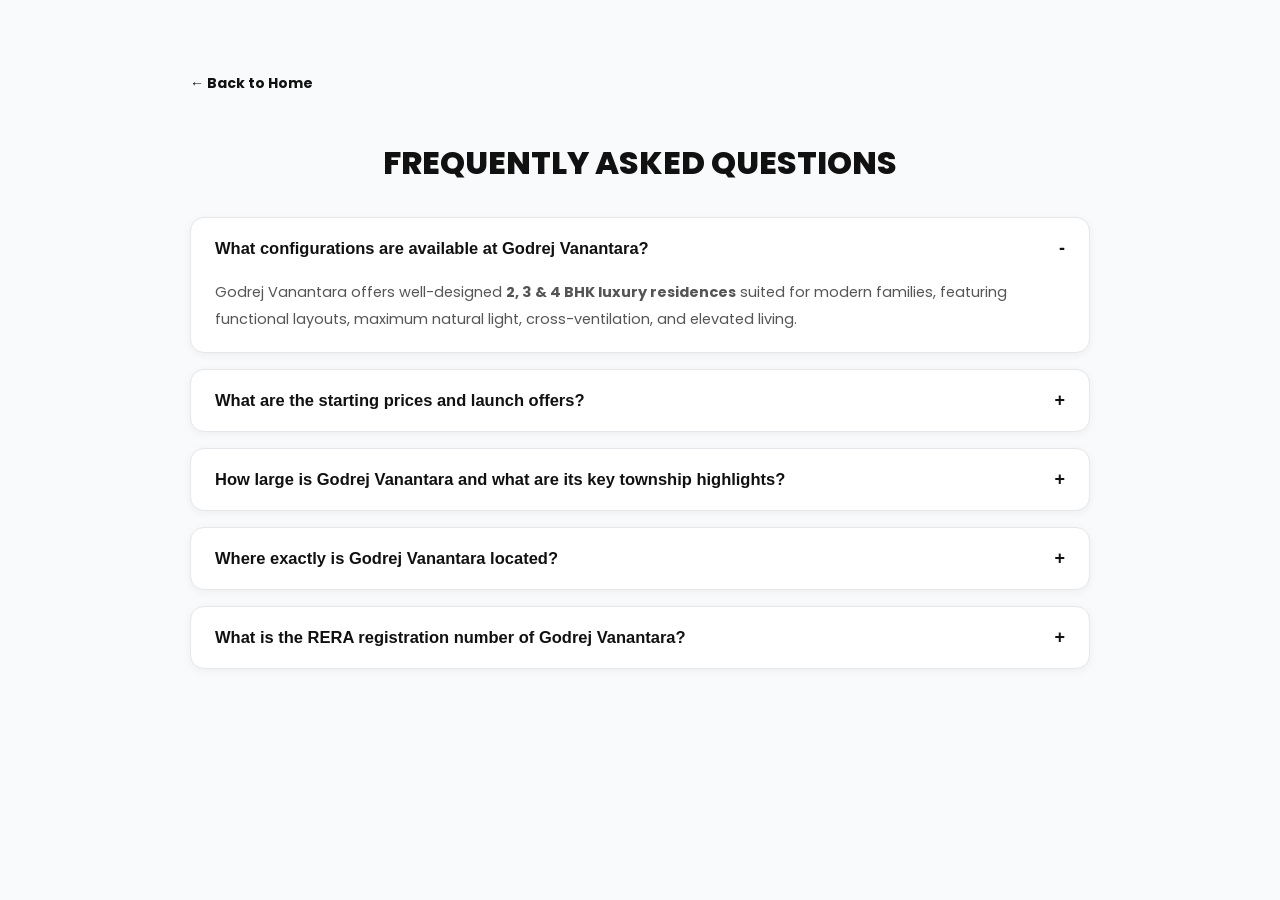
<file: faqs.html>
<!DOCTYPE html>
<html lang="en">
<head>
  <meta charset="UTF-8" />
  <meta name="viewport" content="width=device-width, initial-scale=1.0" />
  <title>Frequently Asked Questions | Godrej Vanantara Bannerghatta Road</title>
  <link rel="canonical" href="https://godrejnewlaunchbannerghatta.in/faqs.html" />
  <script src="config.js?v=6.0"></script>
  <link rel="icon" type="image/webp" href="images/favicon/fav.webp" />
  <link rel="preconnect" href="https://fonts.googleapis.com">
  <link rel="preconnect" href="https://fonts.gstatic.com" crossorigin>
  <link href="https://fonts.googleapis.com/css2?family=Poppins:wght@400;500;600;700;800&display=swap" rel="stylesheet">
  <link rel="stylesheet" href="https://cdnjs.cloudflare.com/ajax/libs/font-awesome/6.5.1/css/all.min.css" />
  <style>
    body { font-family: 'Poppins', sans-serif; background: #f9fafb; margin: 0; padding: 0; color: #212529; }
    .faq-container { max-width: 900px; margin: 50px auto; padding: 20px; }
    .faq-title { text-align: center; font-size: 32px; font-weight: 800; color: #111111; text-transform: uppercase; margin-bottom: 30px; }
    .faq-item { background: #fff; border: 1px solid #e5e7eb; border-radius: 14px; margin-bottom: 16px; overflow: hidden; box-shadow: 0 2px 10px rgba(0,0,0,0.05); }
    .faq-question { width: 100%; padding: 20px 24px; text-align: left; font-size: 16.5px; font-weight: 700; color: #111111; display: flex; justify-content: space-between; align-items: center; border: none; background: transparent; cursor: pointer; }
    .faq-icon { font-size: 18px; color: #111111; font-weight: bold; transition: transform 0.2s; }
    .faq-answer { padding: 0 24px 20px; font-size: 14.5px; line-height: 1.8; color: #555; }
    .back-btn { display: inline-flex; align-items: center; gap: 8px; margin-bottom: 24px; color: #111111; text-decoration: none; font-weight: 700; font-size: 14px; }
    .back-btn:hover { text-decoration: underline; }
  </style>
</head>
<body>
  <div class="faq-container">
    <a href="index.html" class="back-btn">&larr; Back to Home</a>
    <h1 class="faq-title">Frequently Asked Questions</h1>

    <div class="faq-item">
      <button class="faq-question">
        What configurations are available at Godrej Vanantara?
        <span class="faq-icon">+</span>
      </button>
      <div class="faq-answer">
        Godrej Vanantara offers well-designed <strong>2, 3 &amp; 4 BHK luxury residences</strong> suited for modern families, featuring functional layouts, maximum natural light, cross-ventilation, and elevated living.
      </div>
    </div>

    <div class="faq-item">
      <button class="faq-question">
        What are the starting prices and launch offers?
        <span class="faq-icon">+</span>
      </button>
      <div class="faq-answer">
        New launch prices for Godrej Vanantara start from <strong>₹1.58 Cr*</strong> for 2 BHK luxury apartments. Complete cost sheets and special new launch pricing for 3 BHK and 4 BHK residences are available on request.
      </div>
    </div>

    <div class="faq-item">
      <button class="faq-question">
        How large is Godrej Vanantara and what are its key township highlights?
        <span class="faq-icon">+</span>
      </button>
      <div class="faq-answer">
        Godrej Vanantara is an expansive <strong>36-Acre ultra-luxury community</strong> on Bannerghatta Road featuring 8 iconic high-rise towers, over 80% open landscaped spaces, a grand 65,000+ sq.ft clubhouse, and 40+ curated lifestyle amenities.
      </div>
    </div>

    <div class="faq-item">
      <button class="faq-question">
        Where exactly is Godrej Vanantara located?
        <span class="faq-icon">+</span>
      </button>
      <div class="faq-answer">
        Godrej Vanantara is strategically located on <strong>Bannerghatta Road, South Bangalore</strong>, offering seamless connectivity to IIM Bangalore, Ryan International School, Christ University, Fortis Hospital, Apollo Hospital, Royal Meenakshi Mall, and Electronic City IT hub.
      </div>
    </div>

    <div class="faq-item">
      <button class="faq-question">
        What is the RERA registration number of Godrej Vanantara?
        <span class="faq-icon">+</span>
      </button>
      <div class="faq-answer">
        Godrej Vanantara is registered with Karnataka RERA under Registration No: <strong id="faq-rera-no">PRM/KA/RERA/1251/310/PR/130526/008653</strong>.
      </div>
    </div>
  </div>

  <script>
    document.querySelectorAll('.faq-question').forEach(button => {
      button.addEventListener('click', () => {
        const answer = button.nextElementSibling;
        const icon = button.querySelector('.faq-icon');
        const isOpen = answer.style.display === 'block';
        
        document.querySelectorAll('.faq-answer').forEach(a => a.style.display = 'none');
        document.querySelectorAll('.faq-icon').forEach(i => i.textContent = '+');

        if (!isOpen) {
          answer.style.display = 'block';
          icon.textContent = '-';
        }
      });
    });
    // Open first by default
    document.querySelector('.faq-question').click();
  </script>
</body>
</html>
</file>
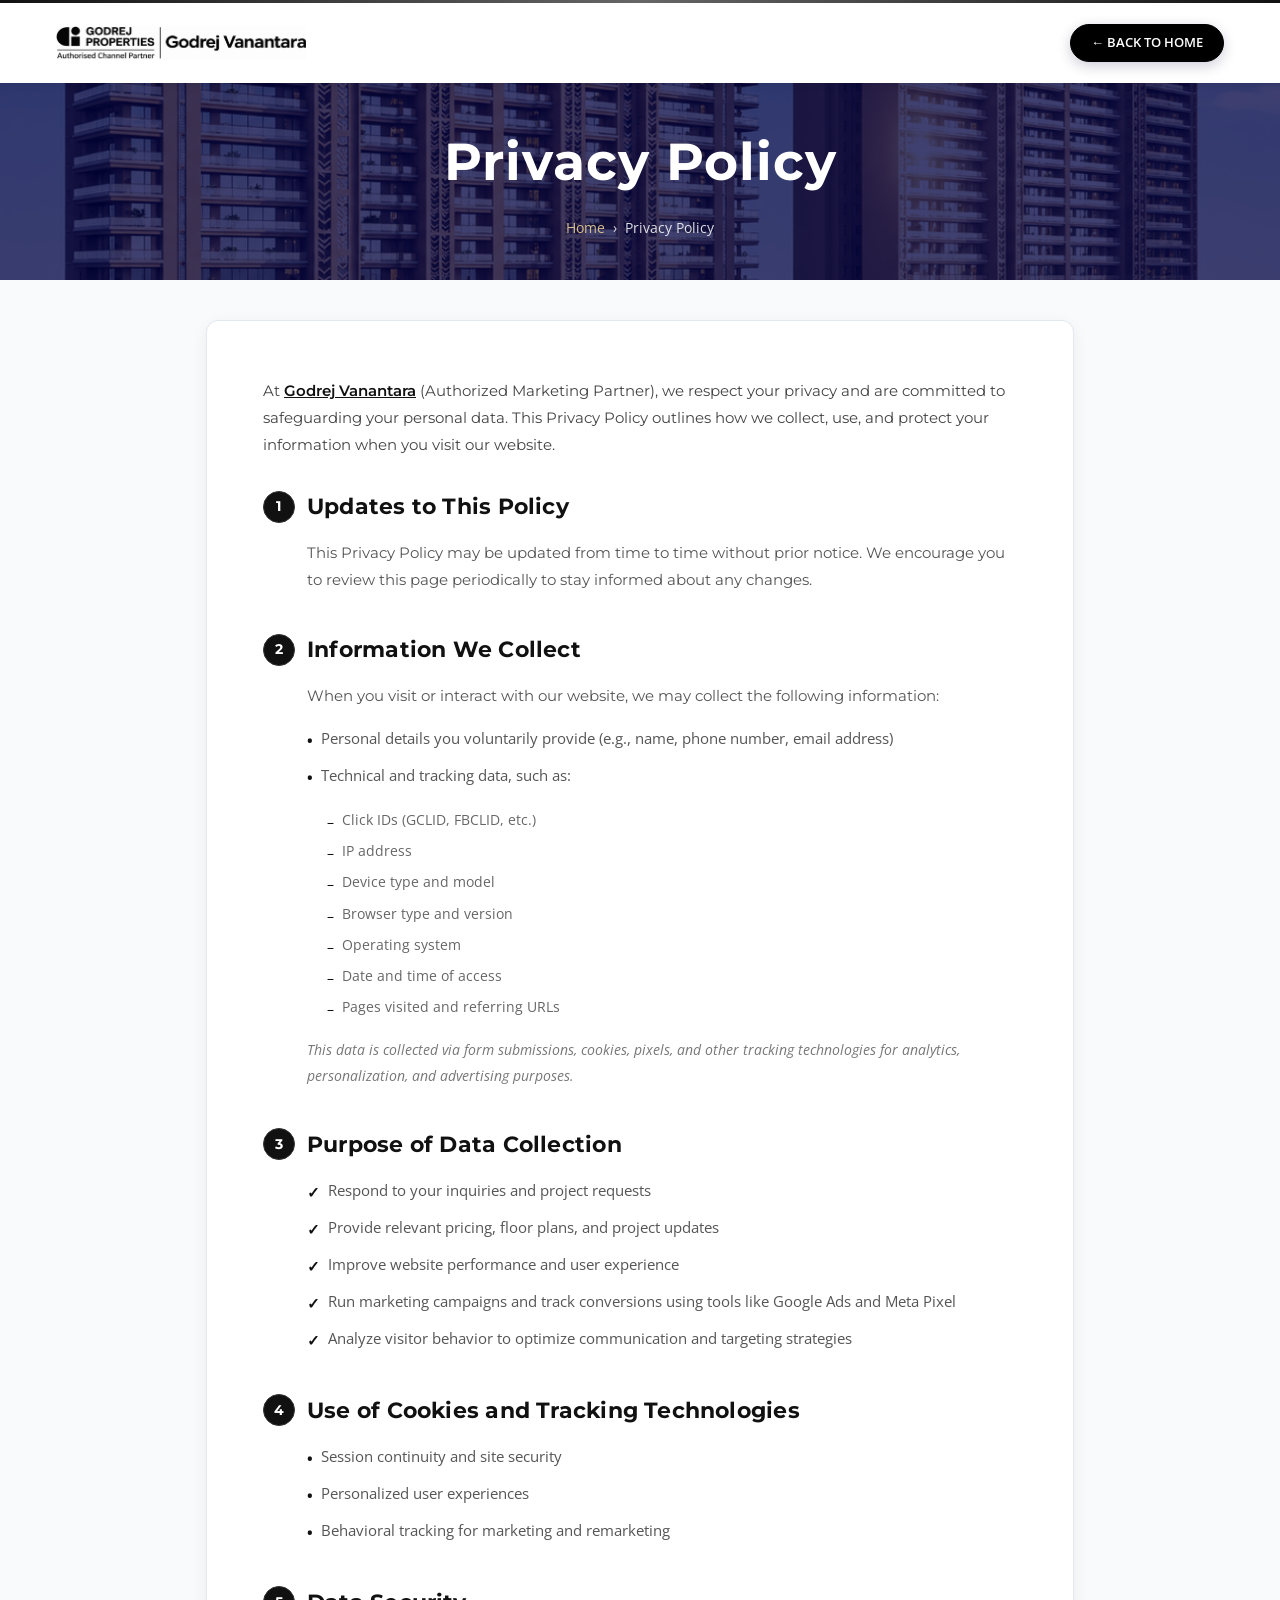
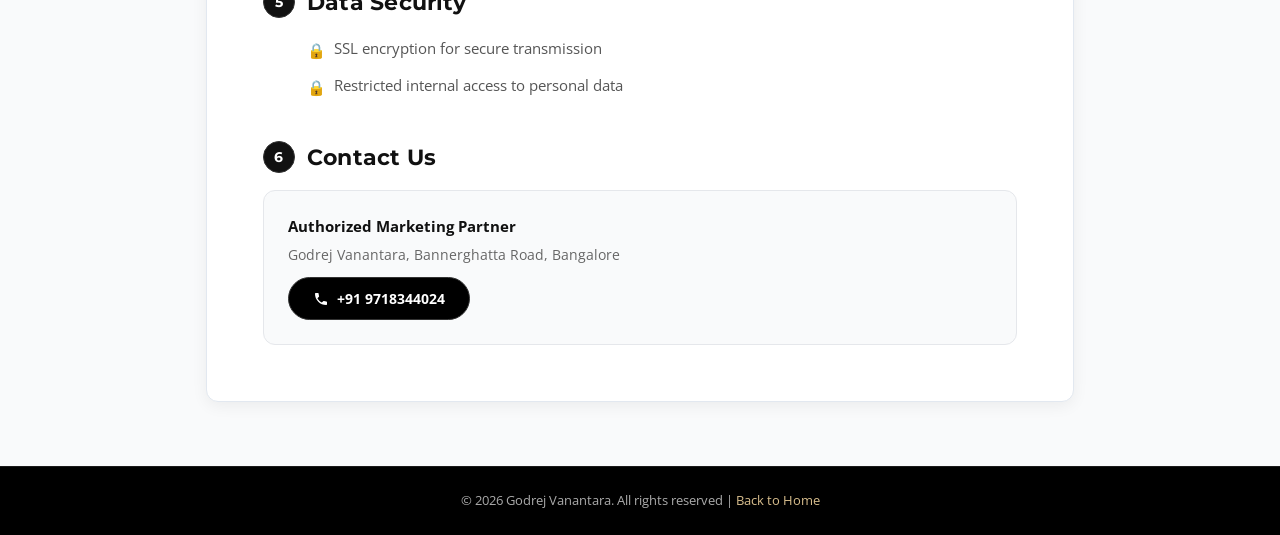
<file: privacy-policy.html>
<!DOCTYPE html>
<html lang="en">
<head>
    <meta charset="UTF-8">
    <meta name="viewport" content="width=device-width, initial-scale=1.0">
    <title>Privacy Policy | Godrej Vanantara Bannerghatta Road</title>
    <link rel="canonical" href="https://godrejnewlaunchbannerghatta.in/privacy-policy.html" />
    <link rel="icon" type="image/webp" href="images/favicon/fav.webp">
    <link rel="preconnect" href="https://fonts.googleapis.com">
    <link rel="preconnect" href="https://fonts.gstatic.com" crossorigin>
    <link href="https://fonts.googleapis.com/css2?family=Cormorant+Garamond:wght@300;400;500;600;700&family=Montserrat:wght@400;500;600;700&family=Open+Sans:wght@400;500;600;700&family=Poppins:wght@300;400;500;600;700;800&display=swap" rel="stylesheet">
    <link rel="stylesheet" href="https://cdnjs.cloudflare.com/ajax/libs/font-awesome/6.5.1/css/all.min.css">
    <link rel="stylesheet" href="css/3ddd9873dc33f577.css">
    <link rel="stylesheet" href="css/cd7fa75742841254.css">
    <style>
      :root {
        --color-gold: #111111;
        --color-gold-light: #d8be8d;
        --color-gold-dark: #b89552;
        --color-gold-bg: rgba(201, 169, 110, 0.1);
        --color-dark: #111111;
        --color-text: #212529;
        --font-poppins: 'Poppins', sans-serif;
        --font-sans: 'Open Sans', sans-serif;
        --font-jost: 'Montserrat', sans-serif;
      }
      body { font-family: 'Open Sans', sans-serif; margin: 0; background-color: #fdfbf7; }
      .btn-primary-pp {
        background: #000000; color: #fff; border: 1px solid #000000; padding: 8px 20px;
        border-radius: 50px; font-size: 13px; font-weight: 600;
        text-decoration: none; display: inline-flex; align-items: center;
        transition: all 0.3s; box-shadow: 0 4px 14px rgba(0, 2, 66, 0.2);
      }
      .btn-primary-pp:hover { background: #333333; color: #fff; }
      .section-num {
        display: inline-flex; align-items: center; justify-content: center;
        width: 32px; height: 32px; border-radius: 50%;
        background: #111111; color: #ffffff; font-size: 14px; font-weight: 700;
        flex-shrink: 0; border: 1px solid #333333;
      }
    </style>
</head>
<body class="font-sans text-dark antialiased">

  <!-- Navbar -->
  <nav style="position: fixed; top: 0; left: 0; right: 0; z-index: 50; background: #fff; box-shadow: 0 2px 8px rgba(0,0,0,0.08);">
    <div style="height: 3px; width: 100%; background: linear-gradient(90deg, #111111, #666666, #111111);"></div>
    <div style="max-width: 1200px; margin: 0 auto; padding: 0 16px; display: flex; align-items: center; justify-content: space-between; height: 80px;">
      <a href="index.html" style="display: flex; align-items: center;">
        <img src="images/logo/logo.png" alt="Godrej Vanantara Logo" style="height: 48px; max-width: 250px; width: auto; object-fit: contain;">
      </a>
      <a href="index.html" class="btn-primary-pp">← BACK TO HOME</a>
    </div>
  </nav>
  <div style="height: 80px;"></div>

  <!-- Hero Banner -->
  <section style="position: relative; display: flex; align-items: center; justify-content: center; text-align: center; min-height: 200px; background-image: url(images/hero/banner1.webp); background-size: cover; background-position: center;">
    <div style="position: absolute; inset: 0; background: rgba(0, 2, 66, 0.75);"></div>
    <div style="position: relative; z-index: 10; padding: 40px 16px;">
      <h1 style="color: #fff; font-weight: 700; font-size: clamp(32px, 5vw, 52px); font-family: var(--font-jost); letter-spacing: 1px; margin: 0 0 16px;">Privacy Policy</h1>
      <div style="display: flex; align-items: center; justify-content: center; gap: 8px; color: rgba(255,255,255,0.85); font-size: 14px;">
        <a href="index.html" style="color: #d8be8d; text-decoration: none;">Home</a>
        <span>›</span>
        <span>Privacy Policy</span>
      </div>
    </div>
  </section>

  <!-- Content -->
  <section style="padding: 40px 0 64px; background: #f9fafb;">
    <div style="max-width: 900px; margin: 0 auto; padding: 0 16px;">
      <div style="background: #fff; border-radius: 12px; box-shadow: 0 4px 16px rgba(0,0,0,0.06); padding: clamp(24px, 5vw, 56px); border: 1px solid #e2e8f0;">

        <!-- Intro -->
        <p style="margin-bottom: 32px; font-size: 15px; line-height: 1.8; color: #444; font-family: var(--font-jost);">
          At <a href="index.html" style="color: #111111; font-weight: 600; text-decoration: underline;">Godrej Vanantara</a> (Authorized Marketing Partner), we respect your privacy and are committed to safeguarding your personal data. This Privacy Policy outlines how we collect, use, and protect your information when you visit our website.
        </p>

        <!-- Section 1 -->
        <div style="margin-bottom: 40px;">
          <h2 style="display: flex; align-items: center; gap: 12px; margin-bottom: 16px; font-size: 22px; font-weight: 700; color: #111111; font-family: var(--font-jost);">
            <span class="section-num">1</span> Updates to This Policy
          </h2>
          <p style="font-size: 15px; line-height: 1.8; color: #555; font-family: var(--font-jost); padding-left: 44px;">
            This Privacy Policy may be updated from time to time without prior notice. We encourage you to review this page periodically to stay informed about any changes.
          </p>
        </div>

        <!-- Section 2 -->
        <div style="margin-bottom: 40px;">
          <h2 style="display: flex; align-items: center; gap: 12px; margin-bottom: 16px; font-size: 22px; font-weight: 700; color: #111111; font-family: var(--font-jost);">
            <span class="section-num">2</span> Information We Collect
          </h2>
          <div style="padding-left: 44px;">
            <p style="font-size: 15px; line-height: 1.8; color: #555; font-family: var(--font-jost); margin-bottom: 16px;">When you visit or interact with our website, we may collect the following information:</p>
            <ul style="list-style: none; padding: 0; margin: 0 0 16px;">
              <li style="display: flex; align-items: flex-start; gap: 8px; font-size: 15px; color: #555; line-height: 1.8; margin-bottom: 8px;"><span style="color: #111111; font-weight: 700; flex-shrink: 0; margin-top: 2px;">•</span>Personal details you voluntarily provide (e.g., name, phone number, email address)</li>
              <li style="display: flex; align-items: flex-start; gap: 8px; font-size: 15px; color: #555; line-height: 1.8; margin-bottom: 8px;"><span style="color: #111111; font-weight: 700; flex-shrink: 0; margin-top: 2px;">•</span>Technical and tracking data, such as:</li>
            </ul>
            <ul style="list-style: none; padding-left: 20px; margin: 0 0 16px;">
              <li style="display: flex; align-items: flex-start; gap: 8px; font-size: 14px; color: #666; line-height: 1.8; margin-bottom: 4px;"><span style="color: #111111; flex-shrink: 0; margin-top: 2px;">–</span>Click IDs (GCLID, FBCLID, etc.)</li>
              <li style="display: flex; align-items: flex-start; gap: 8px; font-size: 14px; color: #666; line-height: 1.8; margin-bottom: 4px;"><span style="color: #111111; flex-shrink: 0; margin-top: 2px;">–</span>IP address</li>
              <li style="display: flex; align-items: flex-start; gap: 8px; font-size: 14px; color: #666; line-height: 1.8; margin-bottom: 4px;"><span style="color: #111111; flex-shrink: 0; margin-top: 2px;">–</span>Device type and model</li>
              <li style="display: flex; align-items: flex-start; gap: 8px; font-size: 14px; color: #666; line-height: 1.8; margin-bottom: 4px;"><span style="color: #111111; flex-shrink: 0; margin-top: 2px;">–</span>Browser type and version</li>
              <li style="display: flex; align-items: flex-start; gap: 8px; font-size: 14px; color: #666; line-height: 1.8; margin-bottom: 4px;"><span style="color: #111111; flex-shrink: 0; margin-top: 2px;">–</span>Operating system</li>
              <li style="display: flex; align-items: flex-start; gap: 8px; font-size: 14px; color: #666; line-height: 1.8; margin-bottom: 4px;"><span style="color: #111111; flex-shrink: 0; margin-top: 2px;">–</span>Date and time of access</li>
              <li style="display: flex; align-items: flex-start; gap: 8px; font-size: 14px; color: #666; line-height: 1.8; margin-bottom: 4px;"><span style="color: #111111; flex-shrink: 0; margin-top: 2px;">–</span>Pages visited and referring URLs</li>
            </ul>
            <p style="font-size: 14px; line-height: 1.8; color: #777; font-style: italic;">This data is collected via form submissions, cookies, pixels, and other tracking technologies for analytics, personalization, and advertising purposes.</p>
          </div>
        </div>

        <!-- Section 3 -->
        <div style="margin-bottom: 40px;">
          <h2 style="display: flex; align-items: center; gap: 12px; margin-bottom: 16px; font-size: 22px; font-weight: 700; color: #111111; font-family: var(--font-jost);">
            <span class="section-num">3</span> Purpose of Data Collection
          </h2>
          <ul style="list-style: none; padding-left: 44px; margin: 0;">
            <li style="display: flex; align-items: flex-start; gap: 8px; font-size: 15px; color: #555; line-height: 1.8; margin-bottom: 8px;"><span style="color: #111111; font-weight: 700; flex-shrink: 0; margin-top: 2px;">✓</span>Respond to your inquiries and project requests</li>
            <li style="display: flex; align-items: flex-start; gap: 8px; font-size: 15px; color: #555; line-height: 1.8; margin-bottom: 8px;"><span style="color: #111111; font-weight: 700; flex-shrink: 0; margin-top: 2px;">✓</span>Provide relevant pricing, floor plans, and project updates</li>
            <li style="display: flex; align-items: flex-start; gap: 8px; font-size: 15px; color: #555; line-height: 1.8; margin-bottom: 8px;"><span style="color: #111111; font-weight: 700; flex-shrink: 0; margin-top: 2px;">✓</span>Improve website performance and user experience</li>
            <li style="display: flex; align-items: flex-start; gap: 8px; font-size: 15px; color: #555; line-height: 1.8; margin-bottom: 8px;"><span style="color: #111111; font-weight: 700; flex-shrink: 0; margin-top: 2px;">✓</span>Run marketing campaigns and track conversions using tools like Google Ads and Meta Pixel</li>
            <li style="display: flex; align-items: flex-start; gap: 8px; font-size: 15px; color: #555; line-height: 1.8; margin-bottom: 8px;"><span style="color: #111111; font-weight: 700; flex-shrink: 0; margin-top: 2px;">✓</span>Analyze visitor behavior to optimize communication and targeting strategies</li>
          </ul>
        </div>

        <!-- Section 4 -->
        <div style="margin-bottom: 40px;">
          <h2 style="display: flex; align-items: center; gap: 12px; margin-bottom: 16px; font-size: 22px; font-weight: 700; color: #111111; font-family: var(--font-jost);">
            <span class="section-num">4</span> Use of Cookies and Tracking Technologies
          </h2>
          <ul style="list-style: none; padding-left: 44px; margin: 0;">
            <li style="display: flex; align-items: flex-start; gap: 8px; font-size: 15px; color: #555; line-height: 1.8; margin-bottom: 8px;"><span style="color: #111111; font-weight: 700; flex-shrink: 0; margin-top: 2px;">•</span>Session continuity and site security</li>
            <li style="display: flex; align-items: flex-start; gap: 8px; font-size: 15px; color: #555; line-height: 1.8; margin-bottom: 8px;"><span style="color: #111111; font-weight: 700; flex-shrink: 0; margin-top: 2px;">•</span>Personalized user experiences</li>
            <li style="display: flex; align-items: flex-start; gap: 8px; font-size: 15px; color: #555; line-height: 1.8; margin-bottom: 8px;"><span style="color: #111111; font-weight: 700; flex-shrink: 0; margin-top: 2px;">•</span>Behavioral tracking for marketing and remarketing</li>
          </ul>
        </div>

        <!-- Section 5 -->
        <div style="margin-bottom: 40px;">
          <h2 style="display: flex; align-items: center; gap: 12px; margin-bottom: 16px; font-size: 22px; font-weight: 700; color: #111111; font-family: var(--font-jost);">
            <span class="section-num">5</span> Data Security
          </h2>
          <ul style="list-style: none; padding-left: 44px; margin: 0;">
            <li style="display: flex; align-items: flex-start; gap: 8px; font-size: 15px; color: #555; line-height: 1.8; margin-bottom: 8px;"><span style="color: #25D366; font-weight: 700; flex-shrink: 0; margin-top: 2px;">🔒</span>SSL encryption for secure transmission</li>
            <li style="display: flex; align-items: flex-start; gap: 8px; font-size: 15px; color: #555; line-height: 1.8; margin-bottom: 8px;"><span style="color: #25D366; font-weight: 700; flex-shrink: 0; margin-top: 2px;">🔒</span>Restricted internal access to personal data</li>
          </ul>
        </div>

        <!-- Section 6 -->
        <div>
          <h2 style="display: flex; align-items: center; gap: 12px; margin-bottom: 16px; font-size: 22px; font-weight: 700; color: #111111; font-family: var(--font-jost);">
            <span class="section-num">6</span> Contact Us
          </h2>
          <div style="border-radius: 12px; padding: 24px; background: #f9fafb; border: 1px solid #e5e7eb;">
            <p style="margin-bottom: 8px; font-size: 15px; font-weight: 700; color: #111111;">Authorized Marketing Partner</p>
            <p style="font-size: 13.5px; color: #666; margin-bottom: 12px;">Godrej Vanantara, Bannerghatta Road, Bangalore</p>
            <a href="tel:+919718344024" style="display: inline-flex; align-items: center; gap: 8px; padding: 10px 24px; border-radius: 50px; font-size: 14px; font-weight: 700; background: #000000; color: #fff; text-decoration: none; transition: all 0.3s; border: 1px solid #333333;">
              <svg style="width: 16px; height: 16px;" fill="currentColor" viewBox="0 0 24 24"><path d="M6.6 10.8c1.4 2.8 3.8 5.1 6.6 6.6l2.2-2.2c.3-.3.7-.4 1-.2 1.1.4 2.3.6 3.6.6.6 0 1 .4 1 1V20c0 .6-.4 1-1 1-9.4 0-17-7.6-17-17 0-.6.4-1 1-1h3.5c.6 0 1 .4 1 1 0 1.3.2 2.5.6 3.6.1.3 0 .7-.2 1L6.6 10.8z"/></svg>
              +91 9718344024
            </a>
          </div>
        </div>

      </div>
    </div>
  </section>

  <!-- Mini Footer -->
  <footer style="background: #000000; color: #fff; padding: 24px; text-align: center; border-top: 1px solid rgba(255,255,255,0.1);">
    <p style="font-size: 13px; color: #aaa; margin: 0;">
      &copy; 2026 Godrej Vanantara. All rights reserved |
      <a href="index.html" style="color: #d8be8d; text-decoration: none;">Back to Home</a>
    </p>
  </footer>

</body>
</html>
</file>
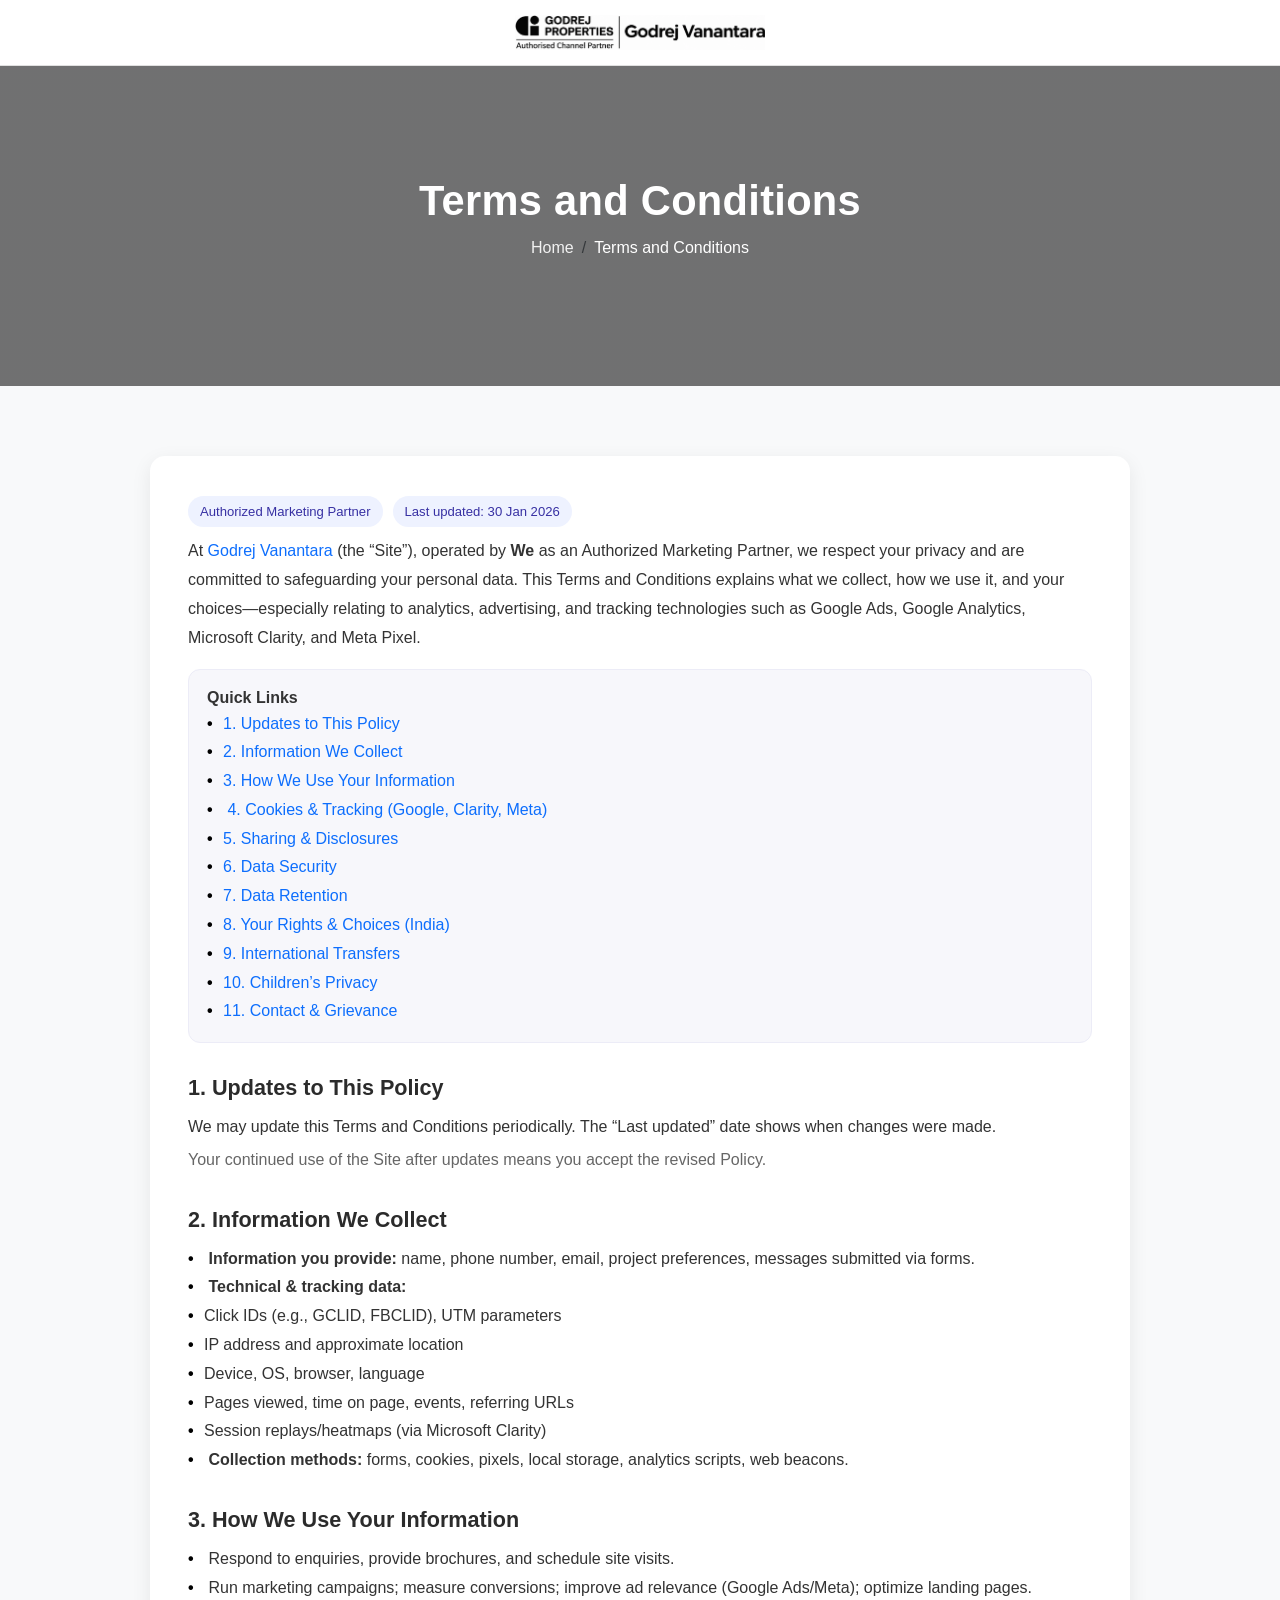
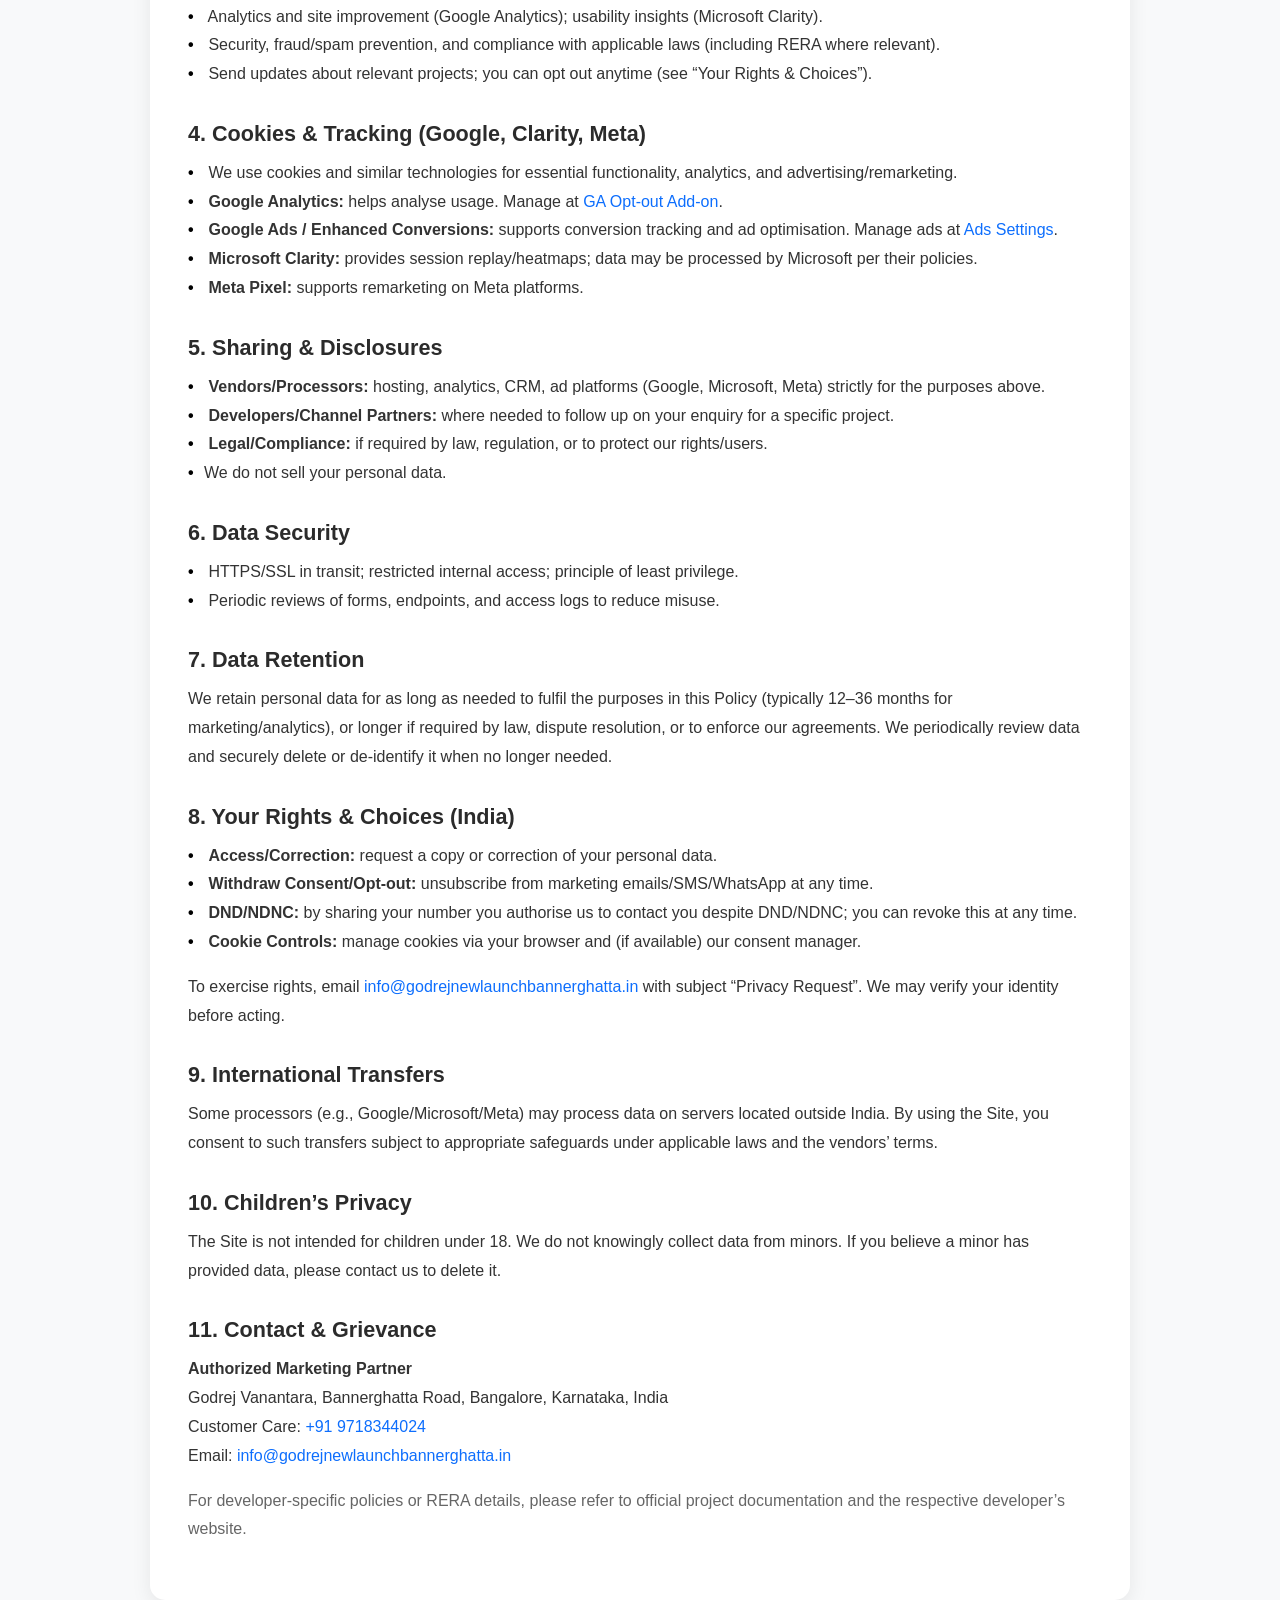
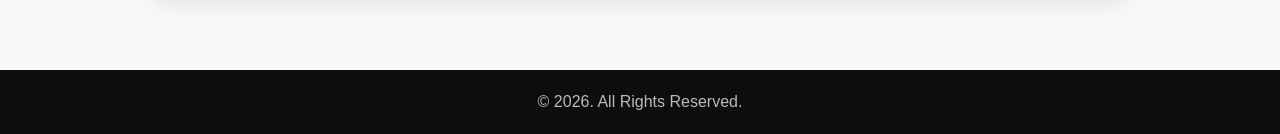
<file: terms-and-conditions.html>
<!doctype html>
<html lang="en">
  <head>
    <meta charset="UTF-8" />
    <meta name="viewport" content="width=device-width, initial-scale=1" />
    <title>Terms and Conditions | Godrej Vanantara Bannerghatta Road</title>
    <link
      href="https://cdn.jsdelivr.net/npm/bootstrap@5.3.3/dist/css/bootstrap.min.css"
      rel="stylesheet"
    />

    <!-- Basic SEO -->
    <meta
      name="description"
      content="Terms and Conditions for https://godrejnewlaunchbannerghatta.in/ (Authorized Marketing Partner). Learn how we collect, use, share, and protect data, including via Google Ads, Google Analytics, Microsoft Clarity, and Meta Pixel. Manage cookies and opt-out options here."
    />

    <link
      rel="canonical"
      href="https://godrejnewlaunchbannerghatta.in/terms-and-conditions.html"
    />
    <link rel="icon" type="image/webp" href="images/favicon/fav.webp" />

    <style>
      body {
        font-family: "Poppins", sans-serif;
        background-color: #f8f9fa;
        color: #333;
      }

      /* ===== HEADER WITH LOGO ===== */
      .top-header {
        background: #fff;
        padding: 15px 0;
        border-bottom: 1px solid #e0e0e0;
        text-align: center;
      }
      .top-header img {
        max-height: 48px;
        max-width: 250px;
        width: auto;
      }

      /* ===== HERO ===== */
      .hero-section {
        background:
          linear-gradient(rgba(0, 0, 0, 0.55), rgba(0, 0, 0, 0.55)),
          url("https://images.unsplash.com/photo-1568605114967-8130f3a36994?auto=format&fit=crop&w=1600&q=80")
            center/cover no-repeat;
        color: #fff;
        padding: 110px 0;
        text-align: center;
        position: relative;
      }
      .hero-section h1 {
        font-size: 2.6rem;
        font-weight: 700;
        letter-spacing: 0.3px;
      }
      .breadcrumb {
        justify-content: center;
        background: transparent;
        margin-top: 10px;
      }
      .breadcrumb-item a {
        color: #f1f1f1;
        text-decoration: none;
      }
      .breadcrumb-item.active {
        color: #ffc107;
      }

      /* ===== CONTENT ===== */
      .privacy-section {
        padding: 70px 0;
      }
      .privacy-card {
        background: #fff;
        border-radius: 15px;
        padding: 40px 38px;
        box-shadow: 0 6px 20px rgba(0, 0, 0, 0.08);
        max-width: 980px;
        margin: 0 auto;
      }
      .policy-meta {
        display: flex;
        flex-wrap: wrap;
        gap: 10px;
        align-items: center;
        margin-bottom: 10px;
      }
      .badge-soft {
        background: #eef2ff;
        color: #3730a3;
        border-radius: 999px;
        padding: 6px 12px;
        font-size: 0.82rem;
      }
      .toc {
        background: #f7f7fb;
        border: 1px solid #ececf7;
        border-radius: 12px;
        padding: 16px 18px;
        margin: 8px 0 22px;
      }
      .toc a {
        text-decoration: none;
      }
      .toc ul {
        margin: 0;
        padding-left: 18px;
      }
      .privacy-card h2 {
        font-size: 1.35rem;
        font-weight: 600;
        margin-top: 32px;
        margin-bottom: 12px;
        color: #000000d4;
      }
      .privacy-card p,
      .privacy-card li {
        line-height: 1.8;
        font-size: 1rem;
      }
      .privacy-card ul {
        list-style: none;
        padding-left: 0;
      }
      .privacy-card ul li::before {
        content: "•";
        color: #000;
        font-weight: bold;
        display: inline-block;
        width: 1rem;
      }
      .privacy-card a {
        color: #0d6efd;
        text-decoration: none;
      }
      .privacy-card a:hover {
        text-decoration: underline;
      }
      .note {
        font-size: 0.95rem;
        color: #666;
      }

      /* ===== FOOTER ===== */
      footer {
        background: #0d0d0d;
        color: #bbb;
        padding: 20px 0;
        text-align: center;
      }
      footer p {
        margin-bottom: 0;
      }

      /* ===== MOBILE ===== */
      @media (max-width: 768px) {
        .top-header img {
          max-height: 38px;
          max-width: 200px;
        }
        .hero-section {
          padding: 70px 0;
        }
        .hero-section h1 {
          font-size: 1.9rem;
        }
        .privacy-card {
          padding: 24px;
        }
        .privacy-card h2 {
          font-size: 1.15rem;
        }
      }
    </style>
  </head>

  <body>
    <!-- ===== HEADER ===== -->
    <header class="top-header">
      <a href="index.html">
        <img class="logo" src="images/logo/logo.png" alt="Godrej Vanantara Logo" />
      </a>
    </header>

    <!-- ===== HERO ===== -->
    <section class="hero-section">
      <div class="container">
        <h1>Terms and Conditions</h1>
        <nav aria-label="breadcrumb">
          <ol class="breadcrumb">
            <li class="breadcrumb-item"><a href="index.html">Home</a></li>
            <li class="breadcrumb-item active text-white" aria-current="page">
              Terms and Conditions
            </li>
          </ol>
        </nav>
      </div>
    </section>

    <!-- ===== PRIVACY CONTENT ===== -->
    <section class="privacy-section">
      <div class="container">
        <div class="privacy-card">
          <div class="policy-meta">
            <span class="badge-soft">Authorized Marketing Partner</span>
            <span class="badge-soft">Last updated: 30 Jan 2026</span>
          </div>

          <p>
            At
            <a
              href="index.html"
              >Godrej Vanantara</a
            >
            (the “Site”), operated by <strong>We</strong> as an Authorized
            Marketing Partner, we respect your privacy and are committed to
            safeguarding your personal data. This Terms and Conditions explains
            what we collect, how we use it, and your choices—especially relating
            to analytics, advertising, and tracking technologies such as Google
            Ads, Google Analytics, Microsoft Clarity, and Meta Pixel.
          </p>

          <!-- Table of Contents -->
          <div class="toc">
            <strong>Quick Links</strong>
            <ul>
              <li><a href="#updates">1. Updates to This Policy</a></li>
              <li><a href="#info-we-collect">2. Information We Collect</a></li>
              <li><a href="#purposes">3. How We Use Your Information</a></li>
              <li>
                <a href="#cookies"
                  >4. Cookies & Tracking (Google, Clarity, Meta)</a
                >
              </li>
              <li><a href="#sharing">5. Sharing & Disclosures</a></li>
              <li><a href="#security">6. Data Security</a></li>
              <li><a href="#retention">7. Data Retention</a></li>
              <li><a href="#rights">8. Your Rights & Choices (India)</a></li>
              <li><a href="#intl">9. International Transfers</a></li>
              <li><a href="#children">10. Children’s Privacy</a></li>
              <li><a href="#contact">11. Contact & Grievance</a></li>
            </ul>
          </div>

          <h2 id="updates">1. Updates to This Policy</h2>
          <p class="mb-1">
            We may update this Terms and Conditions periodically. The “Last
            updated” date shows when changes were made.
          </p>
          <p class="note">
            Your continued use of the Site after updates means you accept the
            revised Policy.
          </p>

          <h2 id="info-we-collect">2. Information We Collect</h2>
          <ul>
            <li>
              <strong>Information you provide:</strong> name, phone number,
              email, project preferences, messages submitted via forms.
            </li>
            <li>
              <strong>Technical & tracking data:</strong>
              <ul>
                <li>Click IDs (e.g., GCLID, FBCLID), UTM parameters</li>
                <li>IP address and approximate location</li>
                <li>Device, OS, browser, language</li>
                <li>Pages viewed, time on page, events, referring URLs</li>
                <li>Session replays/heatmaps (via Microsoft Clarity)</li>
              </ul>
            </li>
            <li>
              <strong>Collection methods:</strong> forms, cookies, pixels, local
              storage, analytics scripts, web beacons.
            </li>
          </ul>

          <h2 id="purposes">3. How We Use Your Information</h2>
          <ul>
            <li>
              Respond to enquiries, provide brochures, and schedule site visits.
            </li>
            <li>
              Run marketing campaigns; measure conversions; improve ad relevance
              (Google Ads/Meta); optimize landing pages.
            </li>
            <li>
              Analytics and site improvement (Google Analytics); usability
              insights (Microsoft Clarity).
            </li>
            <li>
              Security, fraud/spam prevention, and compliance with applicable
              laws (including RERA where relevant).
            </li>
            <li>
              Send updates about relevant projects; you can opt out anytime (see
              “Your Rights & Choices”).
            </li>
          </ul>

          <h2 id="cookies">4. Cookies & Tracking (Google, Clarity, Meta)</h2>
          <ul>
            <li>
              We use cookies and similar technologies for essential
              functionality, analytics, and advertising/remarketing.
            </li>
            <li>
              <strong>Google Analytics:</strong> helps analyse usage. Manage at
              <a
                href="https://tools.google.com/dlpage/gaoptout"
                target="_blank"
                rel="noopener"
                >GA Opt-out Add-on</a
              >.
            </li>
            <li>
              <strong>Google Ads / Enhanced Conversions:</strong> supports
              conversion tracking and ad optimisation. Manage ads at
              <a
                href="https://adssettings.google.com/"
                target="_blank"
                rel="noopener"
                >Ads Settings</a
              >.
            </li>
            <li>
              <strong>Microsoft Clarity:</strong> provides session
              replay/heatmaps; data may be processed by Microsoft per their
              policies.
            </li>
            <li>
              <strong>Meta Pixel:</strong> supports remarketing on Meta
              platforms.
            </li>
          </ul>

          <h2 id="sharing">5. Sharing & Disclosures</h2>
          <ul>
            <li>
              <strong>Vendors/Processors:</strong> hosting, analytics, CRM, ad
              platforms (Google, Microsoft, Meta) strictly for the purposes
              above.
            </li>
            <li>
              <strong>Developers/Channel Partners:</strong> where needed to
              follow up on your enquiry for a specific project.
            </li>
            <li>
              <strong>Legal/Compliance:</strong> if required by law, regulation,
              or to protect our rights/users.
            </li>
            <li>We do not sell your personal data.</li>
          </ul>

          <h2 id="security">6. Data Security</h2>
          <ul>
            <li>
              HTTPS/SSL in transit; restricted internal access; principle of
              least privilege.
            </li>
            <li>
              Periodic reviews of forms, endpoints, and access logs to reduce
              misuse.
            </li>
          </ul>

          <h2 id="retention">7. Data Retention</h2>
          <p>
            We retain personal data for as long as needed to fulfil the purposes
            in this Policy (typically 12–36 months for marketing/analytics), or
            longer if required by law, dispute resolution, or to enforce our
            agreements. We periodically review data and securely delete or
            de-identify it when no longer needed.
          </p>

          <h2 id="rights">8. Your Rights & Choices (India)</h2>
          <ul>
            <li>
              <strong>Access/Correction:</strong> request a copy or correction
              of your personal data.
            </li>
            <li>
              <strong>Withdraw Consent/Opt-out:</strong> unsubscribe from
              marketing emails/SMS/WhatsApp at any time.
            </li>
            <li>
              <strong>DND/NDNC:</strong> by sharing your number you authorise us
              to contact you despite DND/NDNC; you can revoke this at any time.
            </li>
            <li>
              <strong>Cookie Controls:</strong> manage cookies via your browser
              and (if available) our consent manager.
            </li>
          </ul>
          <p>
            To exercise rights, email
            <a href="mailto:info@godrejnewlaunchbannerghatta.in"
              >info@godrejnewlaunchbannerghatta.in</a
            >
            with subject “Privacy Request”. We may verify your identity before
            acting.
          </p>

          <h2 id="intl">9. International Transfers</h2>
          <p>
            Some processors (e.g., Google/Microsoft/Meta) may process data on
            servers located outside India. By using the Site, you consent to
            such transfers subject to appropriate safeguards under applicable
            laws and the vendors’ terms.
          </p>

          <h2 id="children">10. Children’s Privacy</h2>
          <p>
            The Site is not intended for children under 18. We do not knowingly
            collect data from minors. If you believe a minor has provided data,
            please contact us to delete it.
          </p>

          <h2 id="contact">11. Contact & Grievance</h2>
          <p>
            <strong>Authorized Marketing Partner</strong><br />
            Godrej Vanantara, Bannerghatta Road, Bangalore, Karnataka, India<br />
            Customer Care: <a href="tel:919718344024">+91 9718344024</a><br />
            Email:
            <a href="mailto:info@godrejnewlaunchbannerghatta.in"
              >info@godrejnewlaunchbannerghatta.in</a
            >
          </p>
          <p class="note">
            For developer-specific policies or RERA details, please refer to
            official project documentation and the respective developer’s
            website.
          </p>
        </div>
      </div>
    </section>
    <footer>
      <p>&copy; 2026. All Rights Reserved.</p>
    </footer>
    <style>
      /*    .logo {*/
      /*  filter: brightness(0) saturate(100%)*/
      /*          invert(28%)*/
      /*          sepia(87%)*/
      /*          saturate(458%)*/
      /*          hue-rotate(118deg)*/
      /*          brightness(92%)*/
      /*          contrast(92%);*/
      /*}*/
    </style>
    <script src="config.js?v=2.0"></script>

    <script src="https://cdn.jsdelivr.net/npm/bootstrap@5.3.3/dist/js/bootstrap.bundle.min.js"></script>
  </body>
</html>
</file>
<file: css/3ddd9873dc33f577.css>
*,
:after,
:before {
  --tw-border-spacing-x: 0;
  --tw-border-spacing-y: 0;
  --tw-translate-x: 0;
  --tw-translate-y: 0;
  --tw-rotate: 0;
  --tw-skew-x: 0;
  --tw-skew-y: 0;
  --tw-scale-x: 1;
  --tw-scale-y: 1;
  --tw-pan-x: ;
  --tw-pan-y: ;
  --tw-pinch-zoom: ;
  --tw-scroll-snap-strictness: proximity;
  --tw-gradient-from-position: ;
  --tw-gradient-via-position: ;
  --tw-gradient-to-position: ;
  --tw-ordinal: ;
  --tw-slashed-zero: ;
  --tw-numeric-figure: ;
  --tw-numeric-spacing: ;
  --tw-numeric-fraction: ;
  --tw-ring-inset: ;
  --tw-ring-offset-width: 0px;
  --tw-ring-offset-color: #fff;
  --tw-ring-color: rgba(59, 130, 246, 0.5);
  --tw-ring-offset-shadow: 0 0 #0000;
  --tw-ring-shadow: 0 0 #0000;
  --tw-shadow: 0 0 #0000;
  --tw-shadow-colored: 0 0 #0000;
  --tw-blur: ;
  --tw-brightness: ;
  --tw-contrast: ;
  --tw-grayscale: ;
  --tw-hue-rotate: ;
  --tw-invert: ;
  --tw-saturate: ;
  --tw-sepia: ;
  --tw-drop-shadow: ;
  --tw-backdrop-blur: ;
  --tw-backdrop-brightness: ;
  --tw-backdrop-contrast: ;
  --tw-backdrop-grayscale: ;
  --tw-backdrop-hue-rotate: ;
  --tw-backdrop-invert: ;
  --tw-backdrop-opacity: ;
  --tw-backdrop-saturate: ;
  --tw-backdrop-sepia: ;
  --tw-contain-size: ;
  --tw-contain-layout: ;
  --tw-contain-paint: ;
  --tw-contain-style: ;
}
::backdrop {
  --tw-border-spacing-x: 0;
  --tw-border-spacing-y: 0;
  --tw-translate-x: 0;
  --tw-translate-y: 0;
  --tw-rotate: 0;
  --tw-skew-x: 0;
  --tw-skew-y: 0;
  --tw-scale-x: 1;
  --tw-scale-y: 1;
  --tw-pan-x: ;
  --tw-pan-y: ;
  --tw-pinch-zoom: ;
  --tw-scroll-snap-strictness: proximity;
  --tw-gradient-from-position: ;
  --tw-gradient-via-position: ;
  --tw-gradient-to-position: ;
  --tw-ordinal: ;
  --tw-slashed-zero: ;
  --tw-numeric-figure: ;
  --tw-numeric-spacing: ;
  --tw-numeric-fraction: ;
  --tw-ring-inset: ;
  --tw-ring-offset-width: 0px;
  --tw-ring-offset-color: #fff;
  --tw-ring-color: rgba(59, 130, 246, 0.5);
  --tw-ring-offset-shadow: 0 0 #0000;
  --tw-ring-shadow: 0 0 #0000;
  --tw-shadow: 0 0 #0000;
  --tw-shadow-colored: 0 0 #0000;
  --tw-blur: ;
  --tw-brightness: ;
  --tw-contrast: ;
  --tw-grayscale: ;
  --tw-hue-rotate: ;
  --tw-invert: ;
  --tw-saturate: ;
  --tw-sepia: ;
  --tw-drop-shadow: ;
  --tw-backdrop-blur: ;
  --tw-backdrop-brightness: ;
  --tw-backdrop-contrast: ;
  --tw-backdrop-grayscale: ;
  --tw-backdrop-hue-rotate: ;
  --tw-backdrop-invert: ;
  --tw-backdrop-opacity: ;
  --tw-backdrop-saturate: ;
  --tw-backdrop-sepia: ;
  --tw-contain-size: ;
  --tw-contain-layout: ;
  --tw-contain-paint: ;
  --tw-contain-style: ;
} /*
! tailwindcss v3.4.19 | MIT License | https://tailwindcss.com
*/
*,
:after,
:before {
  border: 0 solid #e5e7eb;
}
:after,
:before {
  --tw-content: "";
}
:host,
html {
  line-height: 1.5;
  -webkit-text-size-adjust: 100%;
  -moz-tab-size: 4;
  -o-tab-size: 4;
  tab-size: 4;
  font-family:
    var(--font-sans),
    Open Sans,
    sans-serif;
  font-feature-settings: normal;
  font-variation-settings: normal;
  -webkit-tap-highlight-color: transparent;
}
body {
  margin: 0;
  line-height: inherit;
}
hr {
  height: 0;
  color: inherit;
  border-top-width: 1px;
}
abbr:where([title]) {
  -webkit-text-decoration: underline dotted;
  text-decoration: underline dotted;
}
h1,
h2,
h3,
h4,
h5,
h6 {
  font-size: inherit;
  font-weight: inherit;
}
a {
  text-decoration: inherit;
}
b,
strong {
  font-weight: bolder;
}
code,
kbd,
pre,
samp {
  font-family:
    ui-monospace,
    SFMono-Regular,
    Menlo,
    Monaco,
    Consolas,
    Liberation Mono,
    Courier New,
    monospace;
  font-feature-settings: normal;
  font-variation-settings: normal;
  font-size: 1em;
}
small {
  font-size: 80%;
}
sub,
sup {
  font-size: 75%;
  line-height: 0;
  position: relative;
  vertical-align: baseline;
}
sub {
  bottom: -0.25em;
}
sup {
  top: -0.5em;
}
table {
  text-indent: 0;
  border-color: inherit;
  border-collapse: collapse;
}
button,
input,
optgroup,
select,
textarea {
  font-family: inherit;
  font-feature-settings: inherit;
  font-variation-settings: inherit;
  font-size: 100%;
  font-weight: inherit;
  line-height: inherit;
  letter-spacing: inherit;
  color: inherit;
  margin: 0;
  padding: 0;
}
button,
select {
  text-transform: none;
}
button,
input:where([type="button"]),
input:where([type="reset"]),
input:where([type="submit"]) {
  -webkit-appearance: button;
  background-color: transparent;
  background-image: none;
}
:-moz-focusring {
  outline: auto;
}
:-moz-ui-invalid {
  box-shadow: none;
}
progress {
  vertical-align: baseline;
}
::-webkit-inner-spin-button,
::-webkit-outer-spin-button {
  height: auto;
}
[type="search"] {
  -webkit-appearance: textfield;
  outline-offset: -2px;
}
::-webkit-search-decoration {
  -webkit-appearance: none;
}
::-webkit-file-upload-button {
  -webkit-appearance: button;
  font: inherit;
}
summary {
  display: list-item;
}
blockquote,
dd,
dl,
figure,
h1,
h2,
h3,
h4,
h5,
h6,
hr,
p,
pre {
  margin: 0;
}
fieldset {
  margin: 0;
}
fieldset,
legend {
  padding: 0;
}
menu,
ol,
ul {
  list-style: none;
  margin: 0;
  padding: 0;
}
dialog {
  padding: 0;
}
textarea {
  resize: vertical;
}
input::-moz-placeholder,
textarea::-moz-placeholder {
  opacity: 1;
  color: #9ca3af;
}
input::placeholder,
textarea::placeholder {
  opacity: 1;
  color: #9ca3af;
}
[role="button"],
button {
  cursor: pointer;
}
:disabled {
  cursor: default;
}
audio,
canvas,
embed,
iframe,
img,
object,
svg,
video {
  display: block;
  vertical-align: middle;
}
img,
video {
  max-width: 100%;
  height: auto;
}
[hidden]:where(:not([hidden="until-found"])) {
  display: none;
}
*,
:after,
:before {
  box-sizing: border-box;
}
html {
  scroll-behavior: smooth;
}
body,
html {
  overflow-x: hidden;
}
body {
  -webkit-font-smoothing: antialiased;
  -moz-osx-font-smoothing: grayscale;
  font-family: var(--font-sans), "Open Sans", sans-serif;
  color: var(--color-text);
  background-color: #fff;
}
h1,
h2,
h3,
h4,
h5,
h6 {
  font-family: var(--font-jost), "Montserrat", sans-serif;
  font-weight: 700;
  letter-spacing: 0.01em;
}
img {
  max-width: 100%;
  display: block;
}
button {
  cursor: pointer;
}
a {
  text-decoration: none;
  color: inherit;
}
::-webkit-scrollbar {
  width: 6px;
}
::-webkit-scrollbar-track {
  background: #f1f5f9;
}
::-webkit-scrollbar-thumb {
  background: linear-gradient(180deg, #c28522, #000242);
  border-radius: 4px;
}
::-webkit-scrollbar-thumb:hover {
  background: #003da5;
}
::-moz-selection {
  background: rgba(179, 28, 38, 0.18);
  color: #003da5;
}
::selection {
  background: rgba(179, 28, 38, 0.18);
  color: #003da5;
}
.container {
  width: 100%;
}
@media (min-width: 640px) {
  .container {
    max-width: 640px;
  }
}
@media (min-width: 768px) {
  .container {
    max-width: 768px;
  }
}
@media (min-width: 1024px) {
  .container {
    max-width: 1024px;
  }
}
@media (min-width: 1280px) {
  .container {
    max-width: 1280px;
  }
}
@media (min-width: 1536px) {
  .container {
    max-width: 1536px;
  }
}
.btn-gold {
  position: relative;
  overflow: hidden;
  background: var(--color-gold);
  color: #fff;
  border: 2px solid var(--color-gold);
  border-radius: var(--btn-radius);
  padding: 12px 32px;
  font-family: var(--font-jost), "Montserrat", sans-serif;
  font-weight: 700;
  font-size: 13px;
  letter-spacing: 0.08em;
  cursor: pointer;
  transition: all 0.28s ease;
  display: inline-flex;
  align-items: center;
  justify-content: center;
  gap: 8px;
  text-transform: uppercase;
  white-space: nowrap;
}
.btn-gold:before {
  content: "";
  position: absolute;
  top: 0;
  left: -75%;
  width: 50%;
  height: 100%;
  background: linear-gradient(
    120deg,
    transparent,
    hsla(0, 0%, 100%, 0.22),
    transparent
  );
  transform: skewX(-20deg);
  transition: left 0.5s ease;
}
.btn-gold:hover:before {
  left: 130%;
}
.btn-gold:hover {
  background: #fff !important;
  color: var(--color-gold) !important;
  border-color: var(--color-gold);
  transform: translateY(-2px);
  box-shadow: 0 8px 20px rgba(196, 149, 42, 0.25);
}
.btn-gold:active {
  transform: translateY(0);
}
.btn-primary {
  background: var(--color-dark);
  color: #fff;
  border: 2px solid var(--color-dark);
  border-radius: var(--btn-radius);
  padding: 12px 32px;
  font-family: var(--font-jost), "Montserrat", sans-serif;
  font-weight: 700;
  font-size: 13px;
  letter-spacing: 0.08em;
  cursor: pointer;
  transition: all 0.28s ease;
  display: inline-flex;
  align-items: center;
  justify-content: center;
  gap: 8px;
  text-transform: uppercase;
}
.btn-primary:hover {
  background: var(--color-gold) !important;
  border-color: var(--color-gold);
  transform: translateY(-2px);
}
.btn-floating-tab {
  position: fixed;
  right: 0;
  top: 50%;
  z-index: 40;
  transform: translateY(-50%);
  border-radius: 10px 0 0 10px;
  writing-mode: vertical-rl;
  padding: 20px 12px;
  font-size: 13px;
  font-weight: 700;
  font-family: var(--font-poppins), "Poppins", sans-serif;
  letter-spacing: 2px;
  box-shadow: -4px 0 20px rgba(179, 28, 38, 0.35);
  background: #c28522;
  color: #fff;
  border: 2px solid #c28522;
  border-right: none;
  transition: all 0.3s ease;
  text-transform: uppercase;
  cursor: pointer;
}
.btn-floating-tab:hover {
  transform: translateY(-50%) translateX(-3px) !important;
  background: #fff !important;
  color: #c28522 !important;
  border-color: #c28522;
  box-shadow: -6px 0 25px rgba(179, 28, 38, 0.4);
}
.form-input {
  width: 100%;
  padding: 11px 14px;
  border: 1.5px solid #e5e7eb;
  border-radius: 6px;
  outline: none;
  font-size: 14px;
  color: #374151;
  background: #fff;
  font-family: var(--font-sans), "Open Sans", sans-serif;
  transition:
    border-color 0.25s,
    box-shadow 0.25s;
}
.form-input:focus {
  border-color: var(--color-gold);
  box-shadow: 0 0 0 3px rgba(196, 149, 42, 0.12);
}
.form-input::-moz-placeholder {
  color: #9ca3af;
}
.form-input::placeholder {
  color: #9ca3af;
}
.gallery-item {
  overflow: hidden;
  cursor: pointer;
  border-radius: 4px;
  transition:
    box-shadow 0.3s ease,
    transform 0.3s ease;
}
.gallery-item:hover {
  box-shadow: var(--shadow-md);
  transform: translateY(-3px);
}
.gallery-item img {
  transition: transform 0.45s ease;
}
.gallery-item:hover img {
  transform: scale(1.06);
}
.pointer-events-none {
  pointer-events: none;
}
.static {
  position: static;
}
.fixed {
  position: fixed;
}
.absolute {
  position: absolute;
}
.relative {
  position: relative;
}
.sticky {
  position: sticky;
}
.inset-0 {
  inset: 0;
}
.-bottom-10 {
  bottom: -2.5rem;
}
.left-0 {
  left: 0;
}
.left-1\/2 {
  left: 50%;
}
.left-4 {
  left: 1rem;
}
.right-0 {
  right: 0;
}
.right-1\/4 {
  right: 25%;
}
.right-4 {
  right: 1rem;
}
.right-6 {
  right: 1.5rem;
}
.top-0 {
  top: 0;
}
.top-1\/2 {
  top: 50%;
}
.top-6 {
  top: 1.5rem;
}
.z-10 {
  z-index: 10;
}
.z-50 {
  z-index: 50;
}
.z-\[100\] {
  z-index: 100;
}
.m-0 {
  margin: 0;
}
.mx-auto {
  margin-left: auto;
  margin-right: auto;
}
.my-6 {
  margin-top: 1.5rem;
  margin-bottom: 1.5rem;
}
.my-8 {
  margin-top: 2rem;
  margin-bottom: 2rem;
}
.mb-0\.5 {
  margin-bottom: 0.125rem;
}
.mb-1 {
  margin-bottom: 0.25rem;
}
.mb-1\.5 {
  margin-bottom: 0.375rem;
}
.mb-10 {
  margin-bottom: 2.5rem;
}
.mb-12 {
  margin-bottom: 3rem;
}
.mb-14 {
  margin-bottom: 3.5rem;
}
.mb-2 {
  margin-bottom: 0.5rem;
}
.mb-2\.5 {
  margin-bottom: 0.625rem;
}
.mb-3 {
  margin-bottom: 0.75rem;
}
.mb-3\.5 {
  margin-bottom: 0.875rem;
}
.mb-4 {
  margin-bottom: 1rem;
}
.mb-5 {
  margin-bottom: 1.25rem;
}
.mb-6 {
  margin-bottom: 1.5rem;
}
.mb-8 {
  margin-bottom: 2rem;
}
.ml-4 {
  margin-left: 1rem;
}
.mr-1\.5 {
  margin-right: 0.375rem;
}
.mr-2 {
  margin-right: 0.5rem;
}
.mt-0\.5 {
  margin-top: 0.125rem;
}
.mt-1 {
  margin-top: 0.25rem;
}
.mt-1\.5 {
  margin-top: 0.375rem;
}
.mt-2 {
  margin-top: 0.5rem;
}
.mt-2\.5 {
  margin-top: 0.625rem;
}
.mt-3 {
  margin-top: 0.75rem;
}
.mt-3\.5 {
  margin-top: 0.875rem;
}
.mt-4 {
  margin-top: 1rem;
}
.mt-6 {
  margin-top: 1.5rem;
}
.line-clamp-5 {
  overflow: hidden;
  display: -webkit-box;
  -webkit-box-orient: vertical;
  -webkit-line-clamp: 5;
}
.block {
  display: block;
}
.inline-block {
  display: inline-block;
}
.flex {
  display: flex;
}
.inline-flex {
  display: inline-flex;
}
.table {
  display: table;
}
.grid {
  display: grid;
}
.hidden {
  display: none;
}
.aspect-\[16\/10\] {
  aspect-ratio: 16/10;
}
.aspect-\[4\/3\] {
  aspect-ratio: 4/3;
}
.h-0\.5 {
  height: 0.125rem;
}
.h-10 {
  height: 2.5rem;
}
.h-12 {
  height: 3rem;
}
.h-14 {
  height: 3.5rem;
}
.h-16 {
  height: 4rem;
}
.h-2 {
  height: 0.5rem;
}
.h-3\/5 {
  height: 60%;
}
.h-4 {
  height: 1rem;
}
.h-7 {
  height: 1.75rem;
}
.h-72 {
  height: 18rem;
}
.h-8 {
  height: 2rem;
}
.h-\[1px\] {
  height: 1px;
}
.h-\[2\.5px\] {
  height: 2.5px;
}
.h-\[220px\] {
  height: 220px;
}
.h-\[320px\] {
  height: 320px;
}
.h-\[3px\] {
  height: 3px;
}
.h-\[52px\] {
  height: 52px;
}
.h-\[55px\] {
  height: 55px;
}
.h-\[76px\] {
  height: 76px;
}
.h-\[80px\] {
  height: 80px;
}
.h-\[80vh\] {
  height: 80vh;
}
.h-\[clamp\(300px\2c 45vh\2c 80vh\)\] {
  height: clamp(300px, 45vh, 80vh);
}
.h-full {
  height: 100%;
}
.min-h-\[140px\] {
  min-height: 140px;
}
.min-h-\[380px\] {
  min-height: 380px;
}
.min-h-\[52px\] {
  min-height: 52px;
}
.min-h-screen {
  min-height: 100vh;
}
.w-1\/4 {
  width: 25%;
}
.w-10 {
  width: 2.5rem;
}
.w-12 {
  width: 3rem;
}
.w-14 {
  width: 3.5rem;
}
.w-16 {
  width: 4rem;
}
.w-2 {
  width: 0.5rem;
}
.w-4 {
  width: 1rem;
}
.w-4\/5 {
  width: 80%;
}
.w-7 {
  width: 1.75rem;
}
.w-72 {
  width: 18rem;
}
.w-8 {
  width: 2rem;
}
.w-\[1px\] {
  width: 1px;
}
.w-\[52px\] {
  width: 52px;
}
.w-\[76px\] {
  width: 76px;
}
.w-full {
  width: 100%;
}
.min-w-0 {
  min-width: 0;
}
.min-w-\[52px\] {
  min-width: 52px;
}
.max-w-3xl {
  max-width: 48rem;
}
.max-w-5xl {
  max-width: 64rem;
}
.max-w-6xl {
  max-width: 72rem;
}
.max-w-\[1050px\] {
  max-width: 1050px;
}
.max-w-\[1150px\] {
  max-width: 1150px;
}
.max-w-\[1280px\] {
  max-width: 1280px;
}
.max-w-\[1300px\] {
  max-width: 1300px;
}
.max-w-\[1350px\] {
  max-width: 1350px;
}
.max-w-\[1400px\] {
  max-width: 1400px;
}
.max-w-\[480px\] {
  max-width: 480px;
}
.max-w-\[780px\] {
  max-width: 780px;
}
.max-w-\[800px\] {
  max-width: 800px;
}
.max-w-\[920px\] {
  max-width: 920px;
}
.max-w-\[960px\] {
  max-width: 960px;
}
.max-w-xl {
  max-width: 36rem;
}
.flex-1 {
  flex: 1 1 0%;
}
.flex-shrink-0,
.shrink-0 {
  flex-shrink: 0;
}
.border-collapse {
  border-collapse: collapse;
}
.-translate-x-1\/2 {
  --tw-translate-x: -50%;
}
.-translate-x-1\/2,
.-translate-y-1\/2 {
  transform: translate(var(--tw-translate-x), var(--tw-translate-y))
    rotate(var(--tw-rotate)) skewX(var(--tw-skew-x)) skewY(var(--tw-skew-y))
    scaleX(var(--tw-scale-x)) scaleY(var(--tw-scale-y));
}
.-translate-y-1\/2 {
  --tw-translate-y: -50%;
}
.translate-y-0 {
  --tw-translate-y: 0px;
}
.translate-y-0,
.translate-y-6 {
  transform: translate(var(--tw-translate-x), var(--tw-translate-y))
    rotate(var(--tw-rotate)) skewX(var(--tw-skew-x)) skewY(var(--tw-skew-y))
    scaleX(var(--tw-scale-x)) scaleY(var(--tw-scale-y));
}
.translate-y-6 {
  --tw-translate-y: 1.5rem;
}
.rotate-180 {
  --tw-rotate: 180deg;
}
.rotate-180,
.scale-\[1\.01\] {
  transform: translate(var(--tw-translate-x), var(--tw-translate-y))
    rotate(var(--tw-rotate)) skewX(var(--tw-skew-x)) skewY(var(--tw-skew-y))
    scaleX(var(--tw-scale-x)) scaleY(var(--tw-scale-y));
}
.scale-\[1\.01\] {
  --tw-scale-x: 1.01;
  --tw-scale-y: 1.01;
}
.transform {
  transform: translate(var(--tw-translate-x), var(--tw-translate-y))
    rotate(var(--tw-rotate)) skewX(var(--tw-skew-x)) skewY(var(--tw-skew-y))
    scaleX(var(--tw-scale-x)) scaleY(var(--tw-scale-y));
}
@keyframes ping {
  75%,
  to {
    transform: scale(2);
    opacity: 0;
  }
}
.animate-ping {
  animation: ping 1s cubic-bezier(0, 0, 0.2, 1) infinite;
}
.cursor-pointer {
  cursor: pointer;
}
.grid-cols-1 {
  grid-template-columns: repeat(1, minmax(0, 1fr));
}
.grid-cols-2 {
  grid-template-columns: repeat(2, minmax(0, 1fr));
}
.grid-cols-4 {
  grid-template-columns: repeat(4, minmax(0, 1fr));
}
.flex-row {
  flex-direction: row;
}
.flex-col {
  flex-direction: column;
}
.flex-wrap {
  flex-wrap: wrap;
}
.items-start {
  align-items: flex-start;
}
.items-center {
  align-items: center;
}
.items-baseline {
  align-items: baseline;
}
.items-stretch {
  align-items: stretch;
}
.justify-end {
  justify-content: flex-end;
}
.justify-center {
  justify-content: center;
}
.justify-between {
  justify-content: space-between;
}
.gap-1 {
  gap: 0.25rem;
}
.gap-1\.5 {
  gap: 0.375rem;
}
.gap-2 {
  gap: 0.5rem;
}
.gap-2\.5 {
  gap: 0.625rem;
}
.gap-3 {
  gap: 0.75rem;
}
.gap-4 {
  gap: 1rem;
}
.gap-6 {
  gap: 1.5rem;
}
.gap-8 {
  gap: 2rem;
}
.gap-x-2 {
  -moz-column-gap: 0.5rem;
  column-gap: 0.5rem;
}
.gap-y-3 {
  row-gap: 0.75rem;
}
.space-y-1 > :not([hidden]) ~ :not([hidden]) {
  --tw-space-y-reverse: 0;
  margin-top: calc(0.25rem * calc(1 - var(--tw-space-y-reverse)));
  margin-bottom: calc(0.25rem * var(--tw-space-y-reverse));
}
.space-y-2 > :not([hidden]) ~ :not([hidden]) {
  --tw-space-y-reverse: 0;
  margin-top: calc(0.5rem * calc(1 - var(--tw-space-y-reverse)));
  margin-bottom: calc(0.5rem * var(--tw-space-y-reverse));
}
.divide-y > :not([hidden]) ~ :not([hidden]) {
  --tw-divide-y-reverse: 0;
  border-top-width: calc(1px * calc(1 - var(--tw-divide-y-reverse)));
  border-bottom-width: calc(1px * var(--tw-divide-y-reverse));
}
.divide-\[\#dee2e6\] > :not([hidden]) ~ :not([hidden]) {
  --tw-divide-opacity: 1;
  border-color: rgb(222 226 230 / var(--tw-divide-opacity, 1));
}
.divide-\[\#f0f0f0\] > :not([hidden]) ~ :not([hidden]) {
  --tw-divide-opacity: 1;
  border-color: rgb(240 240 240 / var(--tw-divide-opacity, 1));
}
.self-center {
  align-self: center;
}
.overflow-hidden,
.truncate {
  overflow: hidden;
}
.truncate {
  text-overflow: ellipsis;
}
.truncate,
.whitespace-nowrap {
  white-space: nowrap;
}
.rounded-2xl {
  border-radius: 1rem;
}
.rounded-\[12px\] {
  border-radius: 12px;
}
.rounded-\[14px\] {
  border-radius: 14px;
}
.rounded-\[16px\] {
  border-radius: 16px;
}
.rounded-\[20px\] {
  border-radius: 20px;
}
.rounded-\[22px\] {
  border-radius: 22px;
}
.rounded-\[24px\] {
  border-radius: 24px;
}
.rounded-\[50px\] {
  border-radius: 50px;
}
.rounded-\[8px\] {
  border-radius: 8px;
}
.rounded-full {
  border-radius: 9999px;
}
.rounded-lg {
  border-radius: 0.5rem;
}
.rounded-xl {
  border-radius: 0.75rem;
}
.border {
  border-width: 1px;
}
.border-2 {
  border-width: 2px;
}
.border-b {
  border-bottom-width: 1px;
}
.border-b-0 {
  border-bottom-width: 0;
}
.border-l {
  border-left-width: 1px;
}
.border-t {
  border-top-width: 1px;
}
.border-\[\#c28522\] {
  --tw-border-opacity: 1;
  border-color: rgb(179 28 38 / var(--tw-border-opacity, 1));
}
.border-\[\#dee2e6\] {
  --tw-border-opacity: 1;
  border-color: rgb(222 226 230 / var(--tw-border-opacity, 1));
}
.border-\[\#dee2e6\]\/80 {
  border-color: rgba(222, 226, 230, 0.8);
}
.border-\[\#e5e7eb\] {
  --tw-border-opacity: 1;
  border-color: rgb(229 231 235 / var(--tw-border-opacity, 1));
}
.border-\[\#f1dedf\] {
  --tw-border-opacity: 1;
  border-color: rgb(241 222 223 / var(--tw-border-opacity, 1));
}
.border-\[\#f1f5f9\] {
  --tw-border-opacity: 1;
  border-color: rgb(241 245 249 / var(--tw-border-opacity, 1));
}
.border-\[\#f3f4f6\] {
  --tw-border-opacity: 1;
  border-color: rgb(243 244 246 / var(--tw-border-opacity, 1));
}
.border-\[\#f4ebe4\] {
  --tw-border-opacity: 1;
  border-color: rgb(251 230 231 / var(--tw-border-opacity, 1));
}
.border-\[\#c28522\]\/30 {
  border-color: rgba(255, 77, 90, 0.3);
}
.border-gray-100 {
  --tw-border-opacity: 1;
  border-color: rgb(243 244 246 / var(--tw-border-opacity, 1));
}
.border-gray-200 {
  --tw-border-opacity: 1;
  border-color: rgb(229 231 235 / var(--tw-border-opacity, 1));
}
.border-transparent {
  border-color: transparent;
}
.border-white\/10 {
  border-color: hsla(0, 0%, 100%, 0.1);
}
.border-white\/15 {
  border-color: hsla(0, 0%, 100%, 0.15);
}
.border-white\/20 {
  border-color: hsla(0, 0%, 100%, 0.2);
}
.border-white\/30 {
  border-color: hsla(0, 0%, 100%, 0.3);
}
.bg-\[\#1a1a1a\] {
  --tw-bg-opacity: 1;
  background-color: rgb(26 26 26 / var(--tw-bg-opacity, 1));
}
.bg-\[\#222222\]\/40 {
  background-color: rgba(34, 34, 34, 0.4);
}
.bg-\[\#c28522\] {
  --tw-bg-opacity: 1;
  background-color: rgb(179 28 38 / var(--tw-bg-opacity, 1));
}
.bg-\[\#c28522\]\/15 {
  background-color: rgba(179, 28, 38, 0.15);
}
.bg-\[\#c28522\]\/20 {
  background-color: rgba(179, 28, 38, 0.2);
}
.bg-\[\#e5f0ff\] {
  --tw-bg-opacity: 1;
  background-color: rgb(229 240 255 / var(--tw-bg-opacity, 1));
}
.bg-\[\#f9f9f9\] {
  --tw-bg-opacity: 1;
  background-color: rgb(249 249 249 / var(--tw-bg-opacity, 1));
}
.bg-\[\#f4ebe4\] {
  --tw-bg-opacity: 1;
  background-color: rgb(251 230 231 / var(--tw-bg-opacity, 1));
}
.bg-\[\#c28522\] {
  --tw-bg-opacity: 1;
  background-color: rgb(255 77 90 / var(--tw-bg-opacity, 1));
}
.bg-\[var\(--color-bg-muted\)\] {
  background-color: var(--color-bg-muted);
}
.bg-black {
  --tw-bg-opacity: 1;
  background-color: rgb(0 0 0 / var(--tw-bg-opacity, 1));
}
.bg-black\/20 {
  background-color: rgba(0, 0, 0, 0.2);
}
.bg-black\/25 {
  background-color: rgba(0, 0, 0, 0.25);
}
.bg-black\/90 {
  background-color: rgba(0, 0, 0, 0.9);
}
.bg-gray-100 {
  --tw-bg-opacity: 1;
  background-color: rgb(243 244 246 / var(--tw-bg-opacity, 1));
}
.bg-gray-200 {
  --tw-bg-opacity: 1;
  background-color: rgb(229 231 235 / var(--tw-bg-opacity, 1));
}
.bg-gray-50 {
  --tw-bg-opacity: 1;
  background-color: rgb(249 250 251 / var(--tw-bg-opacity, 1));
}
.bg-green-100 {
  --tw-bg-opacity: 1;
  background-color: rgb(220 252 231 / var(--tw-bg-opacity, 1));
}
.bg-white {
  --tw-bg-opacity: 1;
  background-color: rgb(255 255 255 / var(--tw-bg-opacity, 1));
}
.bg-white\/10 {
  background-color: hsla(0, 0%, 100%, 0.1);
}
.bg-white\/15 {
  background-color: hsla(0, 0%, 100%, 0.15);
}
.bg-white\/5,
.bg-white\/\[0\.05\] {
  background-color: hsla(0, 0%, 100%, 0.05);
}
.bg-white\/\[0\.06\] {
  background-color: hsla(0, 0%, 100%, 0.06);
}
.bg-gradient-to-br {
  background-image: linear-gradient(to bottom right, var(--tw-gradient-stops));
}
.from-\[\#1e293b\] {
  --tw-gradient-from: #1e293b var(--tw-gradient-from-position);
  --tw-gradient-to: rgba(30, 41, 59, 0) var(--tw-gradient-to-position);
  --tw-gradient-stops: var(--tw-gradient-from), var(--tw-gradient-to);
}
.via-\[\#0f172a\] {
  --tw-gradient-to: rgba(15, 23, 42, 0) var(--tw-gradient-to-position);
  --tw-gradient-stops:
    var(--tw-gradient-from), #0f172a var(--tw-gradient-via-position),
    var(--tw-gradient-to);
}
.to-\[\#020617\] {
  --tw-gradient-to: #020617 var(--tw-gradient-to-position);
}
.object-contain {
  -o-object-fit: contain;
  object-fit: contain;
}
.object-cover {
  -o-object-fit: cover;
  object-fit: cover;
}
.p-1\.5 {
  padding: 0.375rem;
}
.p-2 {
  padding: 0.5rem;
}
.p-2\.5 {
  padding: 0.625rem;
}
.p-4 {
  padding: 1rem;
}
.p-6 {
  padding: 1.5rem;
}
.p-7 {
  padding: 1.75rem;
}
.p-8 {
  padding: 2rem;
}
.px-1 {
  padding-left: 0.25rem;
  padding-right: 0.25rem;
}
.px-2\.5 {
  padding-left: 0.625rem;
  padding-right: 0.625rem;
}
.px-3 {
  padding-left: 0.75rem;
  padding-right: 0.75rem;
}
.px-3\.5 {
  padding-left: 0.875rem;
  padding-right: 0.875rem;
}
.px-4 {
  padding-left: 1rem;
  padding-right: 1rem;
}
.px-5 {
  padding-left: 1.25rem;
  padding-right: 1.25rem;
}
.px-6 {
  padding-left: 1.5rem;
  padding-right: 1.5rem;
}
.px-8 {
  padding-left: 2rem;
  padding-right: 2rem;
}
.py-0\.5 {
  padding-top: 0.125rem;
  padding-bottom: 0.125rem;
}
.py-1 {
  padding-top: 0.25rem;
  padding-bottom: 0.25rem;
}
.py-1\.5 {
  padding-top: 0.375rem;
  padding-bottom: 0.375rem;
}
.py-10 {
  padding-top: 2.5rem;
  padding-bottom: 2.5rem;
}
.py-16 {
  padding-top: 4rem;
  padding-bottom: 4rem;
}
.py-2 {
  padding-top: 0.5rem;
  padding-bottom: 0.5rem;
}
.py-2\.5 {
  padding-top: 0.625rem;
  padding-bottom: 0.625rem;
}
.py-3 {
  padding-top: 0.75rem;
  padding-bottom: 0.75rem;
}
.py-3\.5 {
  padding-top: 0.875rem;
  padding-bottom: 0.875rem;
}
.py-4 {
  padding-top: 1rem;
  padding-bottom: 1rem;
}
.py-5 {
  padding-top: 1.25rem;
  padding-bottom: 1.25rem;
}
.py-6 {
  padding-top: 1.5rem;
  padding-bottom: 1.5rem;
}
.py-8 {
  padding-top: 2rem;
  padding-bottom: 2rem;
}
.pb-4 {
  padding-bottom: 1rem;
}
.pb-8 {
  padding-bottom: 2rem;
}
.pl-2 {
  padding-left: 0.5rem;
}
.pr-0 {
  padding-right: 0;
}
.pr-2 {
  padding-right: 0.5rem;
}
.pt-3\.5 {
  padding-top: 0.875rem;
}
.pt-\[82px\] {
  padding-top: 82px;
}
.text-left {
  text-align: left;
}
.text-center {
  text-align: center;
}
.text-justify {
  text-align: justify;
}
.font-poppins {
  font-family: var(--font-poppins), Poppins, sans-serif;
}
.font-sans {
  font-family:
    var(--font-sans),
    Open Sans,
    sans-serif;
}
.text-2xl {
  font-size: 1.5rem;
  line-height: 2rem;
}
.text-\[10px\] {
  font-size: 10px;
}
.text-\[11\.5px\] {
  font-size: 11.5px;
}
.text-\[11px\] {
  font-size: 11px;
}
.text-\[12\.5px\] {
  font-size: 12.5px;
}
.text-\[12px\] {
  font-size: 12px;
}
.text-\[13\.5px\] {
  font-size: 13.5px;
}
.text-\[13px\] {
  font-size: 13px;
}
.text-\[14\.5px\] {
  font-size: 14.5px;
}
.text-\[14px\] {
  font-size: 14px;
}
.text-\[15\.5px\] {
  font-size: 15.5px;
}
.text-\[15px\] {
  font-size: 15px;
}
.text-\[17px\] {
  font-size: 17px;
}
.text-\[18px\] {
  font-size: 18px;
}
.text-\[19px\] {
  font-size: 19px;
}
.text-\[20px\] {
  font-size: 20px;
}
.text-\[22px\] {
  font-size: 22px;
}
.text-\[24px\] {
  font-size: 24px;
}
.text-\[25px\] {
  font-size: 25px;
}
.text-\[26px\] {
  font-size: 26px;
}
.text-\[28px\] {
  font-size: 28px;
}
.text-\[9\.5px\] {
  font-size: 9.5px;
}
.text-lg {
  font-size: 1.125rem;
  line-height: 1.75rem;
}
.text-sm {
  font-size: 0.875rem;
  line-height: 1.25rem;
}
.text-xl {
  font-size: 1.25rem;
  line-height: 1.75rem;
}
.text-xs {
  font-size: 0.75rem;
  line-height: 1rem;
}
.font-black {
  font-weight: 900;
}
.font-bold {
  font-weight: 700;
}
.font-extrabold {
  font-weight: 800;
}
.font-medium {
  font-weight: 500;
}
.font-normal {
  font-weight: 400;
}
.font-semibold {
  font-weight: 600;
}
.uppercase {
  text-transform: uppercase;
}
.italic {
  font-style: italic;
}
.leading-\[1\.08\] {
  line-height: 1.08;
}
.leading-\[1\.2\] {
  line-height: 1.2;
}
.leading-\[1\.65\] {
  line-height: 1.65;
}
.leading-\[1\.75\] {
  line-height: 1.75;
}
.leading-\[1\.7\] {
  line-height: 1.7;
}
.leading-\[1\.8\] {
  line-height: 1.8;
}
.leading-none {
  line-height: 1;
}
.leading-normal {
  line-height: 1.5;
}
.leading-relaxed {
  line-height: 1.625;
}
.leading-snug {
  line-height: 1.375;
}
.leading-tight {
  line-height: 1.25;
}
.tracking-\[1\.5px\] {
  letter-spacing: 1.5px;
}
.tracking-\[2\.5px\] {
  letter-spacing: 2.5px;
}
.tracking-\[2px\] {
  letter-spacing: 2px;
}
.tracking-tight {
  letter-spacing: -0.025em;
}
.tracking-wide {
  letter-spacing: 0.025em;
}
.tracking-wider {
  letter-spacing: 0.05em;
}
.tracking-widest {
  letter-spacing: 0.1em;
}
.text-\[\#0052cc\] {
  --tw-text-opacity: 1;
  color: rgb(0 82 204 / var(--tw-text-opacity, 1));
}
.text-\[\#111111\] {
  --tw-text-opacity: 1;
  color: rgb(17 17 17 / var(--tw-text-opacity, 1));
}
.text-\[\#1a1a1a\] {
  --tw-text-opacity: 1;
  color: rgb(26 26 26 / var(--tw-text-opacity, 1));
}
.text-\[\#1f2937\] {
  --tw-text-opacity: 1;
  color: rgb(31 41 55 / var(--tw-text-opacity, 1));
}
.text-\[\#212529\] {
  --tw-text-opacity: 1;
  color: rgb(33 37 41 / var(--tw-text-opacity, 1));
}
.text-\[\#222222\] {
  --tw-text-opacity: 1;
  color: rgb(34 34 34 / var(--tw-text-opacity, 1));
}
.text-\[\#343a40\] {
  --tw-text-opacity: 1;
  color: rgb(52 58 64 / var(--tw-text-opacity, 1));
}
.text-\[\#495057\] {
  --tw-text-opacity: 1;
  color: rgb(73 80 87 / var(--tw-text-opacity, 1));
}
.text-\[\#6c757d\] {
  --tw-text-opacity: 1;
  color: rgb(108 117 125 / var(--tw-text-opacity, 1));
}
.text-\[\#a1a1aa\] {
  --tw-text-opacity: 1;
  color: rgb(161 161 170 / var(--tw-text-opacity, 1));
}
.text-\[\#c28522\] {
  --tw-text-opacity: 1;
  color: rgb(179 28 38 / var(--tw-text-opacity, 1));
}
.text-\[\#d93843\] {
  --tw-text-opacity: 1;
  color: rgb(217 56 67 / var(--tw-text-opacity, 1));
}
.text-\[\#e0e0e0\] {
  --tw-text-opacity: 1;
  color: rgb(224 224 224 / var(--tw-text-opacity, 1));
}
.text-\[\#f4ebe4\] {
  --tw-text-opacity: 1;
  color: rgb(251 230 231 / var(--tw-text-opacity, 1));
}
.text-\[\#c28522\] {
  --tw-text-opacity: 1;
  color: rgb(255 77 90 / var(--tw-text-opacity, 1));
}
.text-\[\#d8be8d\] {
  --tw-text-opacity: 1;
  color: rgb(255 128 138 / var(--tw-text-opacity, 1));
}
.text-\[\#ffffff\] {
  --tw-text-opacity: 1;
  color: rgb(255 255 255 / var(--tw-text-opacity, 1));
}
.text-current {
  color: currentColor;
}
.text-dark {
  color: var(--color-dark);
}
.text-emerald-400 {
  --tw-text-opacity: 1;
  color: rgb(107 114 128 / 1));
}
.text-green-600 {
  --tw-text-opacity: 1;
  color: rgb(17 24 39 / 1));
}
.text-neutral-400 {
  --tw-text-opacity: 1;
  color: rgb(163 163 163 / var(--tw-text-opacity, 1));
}
.text-neutral-500 {
  --tw-text-opacity: 1;
  color: rgb(115 115 115 / var(--tw-text-opacity, 1));
}
.text-red-600 {
  --tw-text-opacity: 1;
  color: rgb(220 38 38 / var(--tw-text-opacity, 1));
}
.text-white {
  --tw-text-opacity: 1;
  color: rgb(255 255 255 / var(--tw-text-opacity, 1));
}
.text-white\/30 {
  color: hsla(0, 0%, 100%, 0.3);
}
.text-white\/60 {
  color: hsla(0, 0%, 100%, 0.6);
}
.text-white\/70 {
  color: hsla(0, 0%, 100%, 0.7);
}
.text-white\/75 {
  color: hsla(0, 0%, 100%, 0.75);
}
.text-white\/80 {
  color: hsla(0, 0%, 100%, 0.8);
}
.text-white\/90 {
  color: hsla(0, 0%, 100%, 0.9);
}
.underline {
  text-decoration-line: underline;
}
.antialiased {
  -webkit-font-smoothing: antialiased;
  -moz-osx-font-smoothing: grayscale;
}
.opacity-0 {
  opacity: 0;
}
.opacity-75 {
  opacity: 0.75;
}
.shadow-2xl {
  --tw-shadow: 0 25px 50px -12px rgba(0, 0, 0, 0.25);
  --tw-shadow-colored: 0 25px 50px -12px var(--tw-shadow-color);
  box-shadow:
    var(--tw-ring-offset-shadow, 0 0 #0000), var(--tw-ring-shadow, 0 0 #0000),
    var(--tw-shadow);
}
.shadow-\[0_10px_35px_rgba\(0\2c 0\2c 0\2c 0\.04\)\] {
  --tw-shadow: 0 10px 35px rgba(0, 0, 0, 0.04);
  --tw-shadow-colored: 0 10px 35px var(--tw-shadow-color);
  box-shadow:
    var(--tw-ring-offset-shadow, 0 0 #0000), var(--tw-ring-shadow, 0 0 #0000),
    var(--tw-shadow);
}
.shadow-\[0_10px_35px_rgba\(0\2c 0\2c 0\2c 0\.06\)\] {
  --tw-shadow: 0 10px 35px rgba(0, 0, 0, 0.06);
  --tw-shadow-colored: 0 10px 35px var(--tw-shadow-color);
  box-shadow:
    var(--tw-ring-offset-shadow, 0 0 #0000), var(--tw-ring-shadow, 0 0 #0000),
    var(--tw-shadow);
}
.shadow-\[0_10px_35px_rgba\(0\2c 0\2c 0\2c 0\.08\)\] {
  --tw-shadow: 0 10px 35px rgba(0, 0, 0, 0.08);
  --tw-shadow-colored: 0 10px 35px var(--tw-shadow-color);
  box-shadow:
    var(--tw-ring-offset-shadow, 0 0 #0000), var(--tw-ring-shadow, 0 0 #0000),
    var(--tw-shadow);
}
.shadow-\[0_2px_8px_rgba\(0\2c 0\2c 0\2c 0\.03\)\] {
  --tw-shadow: 0 2px 8px rgba(0, 0, 0, 0.03);
  --tw-shadow-colored: 0 2px 8px var(--tw-shadow-color);
  box-shadow:
    var(--tw-ring-offset-shadow, 0 0 #0000), var(--tw-ring-shadow, 0 0 #0000),
    var(--tw-shadow);
}
.shadow-\[0_4px_16px_rgba\(34\2c 197\2c 94\2c 0\.3\)\] {
  --tw-shadow: 0 4px 16px rgba(34, 197, 94, 0.3);
  --tw-shadow-colored: 0 4px 16px var(--tw-shadow-color);
  box-shadow:
    var(--tw-ring-offset-shadow, 0 0 #0000), var(--tw-ring-shadow, 0 0 #0000),
    var(--tw-shadow);
}
.shadow-\[0_4px_20px_rgba\(0\2c 0\2c 0\2c 0\.03\)\] {
  --tw-shadow: 0 4px 20px rgba(0, 0, 0, 0.03);
  --tw-shadow-colored: 0 4px 20px var(--tw-shadow-color);
  box-shadow:
    var(--tw-ring-offset-shadow, 0 0 #0000), var(--tw-ring-shadow, 0 0 #0000),
    var(--tw-shadow);
}
.shadow-\[0_6px_20px_rgba\(179\2c 28\2c 38\2c 0\.35\)\] {
  --tw-shadow: 0 6px 20px rgba(179, 28, 38, 0.35);
  --tw-shadow-colored: 0 6px 20px var(--tw-shadow-color);
  box-shadow:
    var(--tw-ring-offset-shadow, 0 0 #0000), var(--tw-ring-shadow, 0 0 #0000),
    var(--tw-shadow);
}
.shadow-\[0_6px_25px_rgba\(0\2c 0\2c 0\2c 0\.03\)\] {
  --tw-shadow: 0 6px 25px rgba(0, 0, 0, 0.03);
  --tw-shadow-colored: 0 6px 25px var(--tw-shadow-color);
  box-shadow:
    var(--tw-ring-offset-shadow, 0 0 #0000), var(--tw-ring-shadow, 0 0 #0000),
    var(--tw-shadow);
}
.shadow-\[0_8px_30px_rgba\(0\2c 0\2c 0\2c 0\.06\)\] {
  --tw-shadow: 0 8px 30px rgba(0, 0, 0, 0.06);
  --tw-shadow-colored: 0 8px 30px var(--tw-shadow-color);
  box-shadow:
    var(--tw-ring-offset-shadow, 0 0 #0000), var(--tw-ring-shadow, 0 0 #0000),
    var(--tw-shadow);
}
.shadow-\[0_8px_30px_rgba\(0\2c 0\2c 0\2c 0\.08\)\] {
  --tw-shadow: 0 8px 30px rgba(0, 0, 0, 0.08);
  --tw-shadow-colored: 0 8px 30px var(--tw-shadow-color);
}
.shadow-\[0_8px_30px_rgba\(0\2c 0\2c 0\2c 0\.08\)\],
.shadow-inner {
  box-shadow:
    var(--tw-ring-offset-shadow, 0 0 #0000), var(--tw-ring-shadow, 0 0 #0000),
    var(--tw-shadow);
}
.shadow-inner {
  --tw-shadow: inset 0 2px 4px 0 rgba(0, 0, 0, 0.05);
  --tw-shadow-colored: inset 0 2px 4px 0 var(--tw-shadow-color);
}
.shadow-lg {
  --tw-shadow:
    0 10px 15px -3px rgba(0, 0, 0, 0.1), 0 4px 6px -4px rgba(0, 0, 0, 0.1);
  --tw-shadow-colored:
    0 10px 15px -3px var(--tw-shadow-color),
    0 4px 6px -4px var(--tw-shadow-color);
}
.shadow-lg,
.shadow-md {
  box-shadow:
    var(--tw-ring-offset-shadow, 0 0 #0000), var(--tw-ring-shadow, 0 0 #0000),
    var(--tw-shadow);
}
.shadow-md {
  --tw-shadow:
    0 4px 6px -1px rgba(0, 0, 0, 0.1), 0 2px 4px -2px rgba(0, 0, 0, 0.1);
  --tw-shadow-colored:
    0 4px 6px -1px var(--tw-shadow-color), 0 2px 4px -2px var(--tw-shadow-color);
}
.shadow-sm {
  --tw-shadow: 0 1px 2px 0 rgba(0, 0, 0, 0.05);
  --tw-shadow-colored: 0 1px 2px 0 var(--tw-shadow-color);
}
.shadow-sm,
.shadow-xl {
  box-shadow:
    var(--tw-ring-offset-shadow, 0 0 #0000), var(--tw-ring-shadow, 0 0 #0000),
    var(--tw-shadow);
}
.shadow-xl {
  --tw-shadow:
    0 20px 25px -5px rgba(0, 0, 0, 0.1), 0 8px 10px -6px rgba(0, 0, 0, 0.1);
  --tw-shadow-colored:
    0 20px 25px -5px var(--tw-shadow-color),
    0 8px 10px -6px var(--tw-shadow-color);
}
.outline {
  outline-style: solid;
}
.blur {
  --tw-blur: blur(8px);
}
.blur,
.blur-\[100px\] {
  filter: var(--tw-blur) var(--tw-brightness) var(--tw-contrast)
    var(--tw-grayscale) var(--tw-hue-rotate) var(--tw-invert) var(--tw-saturate)
    var(--tw-sepia) var(--tw-drop-shadow);
}
.blur-\[100px\] {
  --tw-blur: blur(100px);
}
.blur-\[6px\] {
  --tw-blur: blur(6px);
}
.blur-\[6px\],
.filter {
  filter: var(--tw-blur) var(--tw-brightness) var(--tw-contrast)
    var(--tw-grayscale) var(--tw-hue-rotate) var(--tw-invert) var(--tw-saturate)
    var(--tw-sepia) var(--tw-drop-shadow);
}
.backdrop-blur-\[2px\] {
  --tw-backdrop-blur: blur(2px);
}
.backdrop-blur-\[2px\],
.backdrop-blur-md {
  backdrop-filter: var(--tw-backdrop-blur) var(--tw-backdrop-brightness)
    var(--tw-backdrop-contrast) var(--tw-backdrop-grayscale)
    var(--tw-backdrop-hue-rotate) var(--tw-backdrop-invert)
    var(--tw-backdrop-opacity) var(--tw-backdrop-saturate)
    var(--tw-backdrop-sepia);
}
.backdrop-blur-md {
  --tw-backdrop-blur: blur(12px);
}
.backdrop-blur-sm {
  --tw-backdrop-blur: blur(4px);
  backdrop-filter: var(--tw-backdrop-blur) var(--tw-backdrop-brightness)
    var(--tw-backdrop-contrast) var(--tw-backdrop-grayscale)
    var(--tw-backdrop-hue-rotate) var(--tw-backdrop-invert)
    var(--tw-backdrop-opacity) var(--tw-backdrop-saturate)
    var(--tw-backdrop-sepia);
}
.transition {
  transition-property:
    color, background-color, border-color, text-decoration-color, fill, stroke,
    opacity, box-shadow, transform, filter, backdrop-filter;
  transition-timing-function: cubic-bezier(0.4, 0, 0.2, 1);
  transition-duration: 0.15s;
}
.transition-all {
  transition-property: all;
  transition-timing-function: cubic-bezier(0.4, 0, 0.2, 1);
  transition-duration: 0.15s;
}
.transition-colors {
  transition-property:
    color, background-color, border-color, text-decoration-color, fill, stroke;
  transition-timing-function: cubic-bezier(0.4, 0, 0.2, 1);
  transition-duration: 0.15s;
}
.transition-none {
  transition-property: none;
}
.transition-shadow {
  transition-property: box-shadow;
  transition-timing-function: cubic-bezier(0.4, 0, 0.2, 1);
  transition-duration: 0.15s;
}
.transition-transform {
  transition-property: transform;
  transition-timing-function: cubic-bezier(0.4, 0, 0.2, 1);
  transition-duration: 0.15s;
}
.duration-200 {
  transition-duration: 0.2s;
}
.duration-300 {
  transition-duration: 0.3s;
}
.duration-500 {
  transition-duration: 0.5s;
}
.duration-700 {
  transition-duration: 0.7s;
}
.ease-in-out {
  transition-timing-function: cubic-bezier(0.4, 0, 0.2, 1);
}
:root {
  --color-gold: #c28522;
  --color-gold-light: #d93843;
  --color-gold-dark: #000242;
  --color-gold-bg: #fdf2f2;
  --color-primary: #c28522;
  --color-primary-light: #d93843;
  --color-primary-dark: #000242;
  --color-dark: #212529;
  --color-dark-mid: #343a40;
  --color-bg: #ebe9e4;
  --color-bg-light: #ebe9e4;
  --color-bg-muted: #e2e0db;
  --color-text: #212529;
  --color-text-mid: #495057;
  --color-text-light: #6c757d;
  --btn-radius: 4px;
  --btn-radius-pill: 4px;
  --shadow-sm: 0 2px 8px rgba(0, 0, 0, 0.08);
  --shadow-md: 0 8px 24px rgba(0, 0, 0, 0.12);
  --shadow-lg: 0 20px 48px rgba(0, 0, 0, 0.16);
  --shadow-card: 0 4px 20px rgba(0, 0, 0, 0.07);
  --color-shadow-inner: rgba(213, 92, 44, 0.15);
}
@keyframes priceBtn {
  0% {
    background-position: 0 50%;
  }
  50% {
    background-position: 100% 50%;
  }
  to {
    background-position: 0 50%;
  }
}
@keyframes blinkGlow {
  0%,
  to {
    opacity: 1;
    text-shadow:
      0 0 10px rgba(255, 77, 90, 0.85),
      0 0 20px rgba(255, 77, 90, 0.45);
    color: #c28522;
  }
  50% {
    opacity: 0.4;
    text-shadow: 0 0 2px rgba(255, 77, 90, 0.2);
    color: #d8be8d;
  }
}
.blink-price {
  animation: blinkGlow 1.2s ease-in-out infinite;
}
@keyframes blinkPrice {
  0%,
  49% {
    opacity: 1;
  }
  50%,
  to {
    opacity: 0;
  }
}
@keyframes fadeUp {
  0% {
    opacity: 0;
    transform: translateY(24px);
  }
  to {
    opacity: 1;
    transform: translateY(0);
  }
}
@keyframes pulseGlow {
  0%,
  to {
    box-shadow: 0 0 0 0 rgba(196, 149, 42, 0.45);
  }
  50% {
    box-shadow: 0 0 0 12px rgba(196, 149, 42, 0);
  }
}
@keyframes slideInRight {
  0% {
    opacity: 0;
    transform: scale(0.92) translateY(16px);
  }
  to {
    opacity: 1;
    transform: scale(1) translateY(0);
  }
}
@keyframes shimmer {
  0% {
    background-position: -200%;
  }
  to {
    background-position: 200%;
  }
}
@keyframes borderPulse {
  0%,
  to {
    border-color: rgba(196, 149, 42, 0.4);
  }
  50% {
    border-color: #c4952a;
  }
}
.blink-price {
  animation: blinkPrice 0.9s step-end infinite;
}
.fade-up {
  animation: fadeUp 0.7s ease forwards;
}
.pulse-glow {
  animation: pulseGlow 2s ease-in-out infinite;
}
.price-btn-animated {
  background: linear-gradient(
    270deg,
    var(--color-gold),
    var(--color-gold-dark),
    var(--color-gold-light),
    var(--color-gold)
  );
  background-size: 300% 300%;
  animation: priceBtn 4s ease infinite;
  color: #fff;
  font-weight: 700;
}
@media (max-width: 640px) {
  section {
    padding-top: 40px !important;
    padding-bottom: 40px !important;
  }
  .container {
    padding-left: 16px !important;
    padding-right: 16px !important;
  }
}
:focus-visible {
  outline: 2px solid rgba(196, 149, 42, 0.5);
  outline-offset: 3px;
  border-radius: 4px;
}
.location-strip {
  background: rgba(0, 0, 0, 0.55);
  backdrop-filter: blur(6px);
  padding: 7px 14px 7px 10px;
  border-radius: 4px;
  margin-bottom: 4px;
  width: 100%;
}
@media (min-width: 1024px) {
  .location-strip {
    background: none;
    backdrop-filter: none;
    padding: 0;
    border-radius: 0;
    margin-bottom: 0;
    width: auto;
    justify-content: center;
  }
}
.sticky-bottom-bar {
  position: fixed;
  bottom: 0;
  left: 0;
  right: 0;
  z-index: 999;
  display: flex;
  box-shadow: 0 -4px 20px rgba(0, 0, 0, 0.2);
}
.sticky-bottom-bar .phone-icon-wrap {
  animation: phoneRing 1.8s ease-in-out infinite;
  transform-origin: center;
}
@keyframes phoneRing {
  0% {
    transform: rotate(0deg) scale(1);
  }
  10% {
    transform: rotate(15deg) scale(1.15);
  }
  20% {
    transform: rotate(-15deg) scale(1.15);
  }
  30% {
    transform: rotate(12deg) scale(1.1);
  }
  40% {
    transform: rotate(-12deg) scale(1.1);
  }
  50% {
    transform: rotate(0deg) scale(1);
  }
  to {
    transform: rotate(0deg) scale(1);
  }
}
.sticky-bottom-bar .enquire-icon-wrap {
  animation: chatBounce 2.4s ease-in-out infinite;
  transform-origin: center bottom;
}
@keyframes chatBounce {
  0%,
  to {
    transform: translateY(0) scale(1);
  }
  15% {
    transform: translateY(-4px) scale(1.15);
  }
  25% {
    transform: translateY(0) scale(1.02);
  }
  35% {
    transform: translateY(-2px) scale(1.08);
  }
  45% {
    transform: translateY(0) scale(1);
  }
  to {
    transform: translateY(0) scale(1);
  }
}
.sticky-bottom-bar .c-icn-wrap {
  animation: waPulse 2.2s ease-in-out infinite;
  transform-origin: center;
}
@keyframes waPulse {
  0%,
  to {
    transform: scale(1) rotate(0deg);
  }
  10% {
    transform: scale(1.2) rotate(10deg);
  }
  20% {
    transform: scale(1.1) rotate(-8deg);
  }
  30% {
    transform: scale(1.2) rotate(6deg);
  }
  40% {
    transform: scale(1) rotate(0deg);
  }
  to {
    transform: scale(1) rotate(0deg);
  }
}
@media (min-width: 1024px) {
  .sticky-bottom-bar {
    display: none;
  }
}
.hero-section,
.lead-form-input {
  font-family: var(--font-poppins), "Poppins", sans-serif;
}
.lead-form-input {
  width: 100%;
  padding: 14px 18px;
  border: 1px solid #e0e0e0;
  border-radius: 8px;
  outline: none;
  font-size: 15px;
  color: #333;
  background: #fff;
  transition:
    border-color 0.3s ease,
    box-shadow 0.3s ease;
  margin-bottom: 14px;
}
.lead-form-input:focus {
  border-color: #c28522;
  box-shadow: 0 0 0 3px rgba(179, 28, 38, 0.12);
}
.lead-form-input::-moz-placeholder {
  color: #999;
  font-weight: 400;
}
.lead-form-input::placeholder {
  color: #999;
  font-weight: 400;
}
.lead-form-btn {
  width: 100%;
  padding: 14px 24px;
  background: #c28522;
  color: #fff;
  border: 2px solid #c28522;
  border-radius: 8px;
  font-size: 16px;
  font-weight: 700;
  font-family: var(--font-poppins), "Poppins", sans-serif;
  cursor: pointer;
  transition: all 0.3s ease;
  letter-spacing: 0.5px;
}
.lead-form-btn:hover {
  background: #fff !important;
  color: #c28522 !important;
  border-color: #c28522;
  box-shadow: 0 8px 25px rgba(179, 28, 38, 0.35);
  transform: translateY(-1px);
}
.lead-form-btn:disabled {
  opacity: 0.7;
  cursor: not-allowed;
  transform: none;
}
.btn-blue:hover {
  background: linear-gradient(135deg, #000242, #003da5) !important;
  box-shadow: 0 12px 30px rgba(179, 28, 38, 0.4);
}
.btn-white:hover {
  background: hsla(0, 0%, 100%, 0.15) !important;
  border-color: #fff !important;
}
@media (max-width: 1023px) {
  .hero-section {
    padding: 0 0 40px !important;
    min-height: auto !important;
  }
  .hero-info-bar {
    flex-direction: column;
  }
  .hero-info-bar .info-item {
    border-right: none !important;
    border-bottom: 1px solid hsla(0, 0%, 100%, 0.1);
  }
  .hero-info-bar .info-item:last-child {
    border-bottom: none;
  }
  .lead-form {
    margin-top: 20px;
  }
}
@media (max-width: 640px) {
  .hero-section {
    padding: 0 !important;
  }
  .partner-badge {
    font-size: 11px !important;
    padding: 8px 14px !important;
  }
  .lead-form-input {
    padding: 11px 14px !important;
    font-size: 13.5px !important;
    margin-bottom: 10px !important;
    border-radius: 8px !important;
  }
  .lead-form-btn {
    padding: 12px 20px !important;
    font-size: 14px !important;
    border-radius: 8px !important;
  }
  .hero-buttons {
    flex-direction: column;
  }
  .hero-buttons a {
    text-align: center;
    width: 100%;
  }
}
.hover\:-translate-y-2:hover {
  --tw-translate-y: -0.5rem;
}
.hover\:-translate-y-2:hover,
.hover\:-translate-y-2\.5:hover {
  transform: translate(var(--tw-translate-x), var(--tw-translate-y))
    rotate(var(--tw-rotate)) skewX(var(--tw-skew-x)) skewY(var(--tw-skew-y))
    scaleX(var(--tw-scale-x)) scaleY(var(--tw-scale-y));
}
.hover\:-translate-y-2\.5:hover {
  --tw-translate-y: -0.625rem;
}
.hover\:scale-105:hover {
  --tw-scale-x: 1.05;
  --tw-scale-y: 1.05;
}
.hover\:scale-105:hover,
.hover\:scale-110:hover {
  transform: translate(var(--tw-translate-x), var(--tw-translate-y))
    rotate(var(--tw-rotate)) skewX(var(--tw-skew-x)) skewY(var(--tw-skew-y))
    scaleX(var(--tw-scale-x)) scaleY(var(--tw-scale-y));
}
.hover\:scale-110:hover {
  --tw-scale-x: 1.1;
  --tw-scale-y: 1.1;
}
.hover\:border-\[\#c28522\]\/30:hover {
  border-color: rgba(179, 28, 38, 0.3);
}
.hover\:border-\[\#c28522\]\/40:hover {
  border-color: rgba(179, 28, 38, 0.4);
}
.hover\:border-\[\#c28522\]\/60:hover {
  border-color: rgba(179, 28, 38, 0.6);
}
.hover\:border-white\/30:hover {
  border-color: hsla(0, 0%, 100%, 0.3);
}
.hover\:bg-\[\#0050d5\]:hover {
  --tw-bg-opacity: 1;
  background-color: rgb(0 80 213 / var(--tw-bg-opacity, 1));
}
.hover\:bg-\[\#fafafa\]:hover {
  --tw-bg-opacity: 1;
  background-color: rgb(250 250 250 / var(--tw-bg-opacity, 1));
}
.hover\:bg-\[\#fff8f8\]:hover {
  --tw-bg-opacity: 1;
  background-color: rgb(255 248 248 / var(--tw-bg-opacity, 1));
}
.hover\:bg-white\/20:hover {
  background-color: hsla(0, 0%, 100%, 0.2);
}
.hover\:bg-white\/30:hover {
  background-color: hsla(0, 0%, 100%, 0.3);
}
.hover\:text-\[\#111111\]:hover {
  --tw-text-opacity: 1;
  color: rgb(17 17 17 / var(--tw-text-opacity, 1));
}
.hover\:text-white:hover {
  --tw-text-opacity: 1;
  color: rgb(255 255 255 / var(--tw-text-opacity, 1));
}
.hover\:underline:hover {
  text-decoration-line: underline;
}
.hover\:opacity-80:hover {
  opacity: 0.8;
}
.hover\:opacity-90:hover {
  opacity: 0.9;
}
.hover\:shadow-\[0_16px_36px_rgba\(179\2c 28\2c 38\2c 0\.14\)\]:hover {
  --tw-shadow: 0 16px 36px rgba(179, 28, 38, 0.14);
  --tw-shadow-colored: 0 16px 36px var(--tw-shadow-color);
  box-shadow:
    var(--tw-ring-offset-shadow, 0 0 #0000), var(--tw-ring-shadow, 0 0 #0000),
    var(--tw-shadow);
}
.hover\:shadow-\[0_16px_40px_rgba\(179\2c 28\2c 38\2c 0\.12\)\]:hover {
  --tw-shadow: 0 16px 40px rgba(179, 28, 38, 0.12);
  --tw-shadow-colored: 0 16px 40px var(--tw-shadow-color);
  box-shadow:
    var(--tw-ring-offset-shadow, 0 0 #0000), var(--tw-ring-shadow, 0 0 #0000),
    var(--tw-shadow);
}
.hover\:shadow-\[0_4px_16px_rgba\(179\2c 28\2c 38\2c 0\.12\)\]:hover {
  --tw-shadow: 0 4px 16px rgba(179, 28, 38, 0.12);
  --tw-shadow-colored: 0 4px 16px var(--tw-shadow-color);
}
.hover\:shadow-\[0_4px_16px_rgba\(179\2c 28\2c 38\2c 0\.12\)\]:hover,
.hover\:shadow-xl:hover {
  box-shadow:
    var(--tw-ring-offset-shadow, 0 0 #0000), var(--tw-ring-shadow, 0 0 #0000),
    var(--tw-shadow);
}
.hover\:shadow-xl:hover {
  --tw-shadow:
    0 20px 25px -5px rgba(0, 0, 0, 0.1), 0 8px 10px -6px rgba(0, 0, 0, 0.1);
  --tw-shadow-colored:
    0 20px 25px -5px var(--tw-shadow-color),
    0 8px 10px -6px var(--tw-shadow-color);
}
.focus\:outline-none:focus {
  outline: 2px solid transparent;
  outline-offset: 2px;
}
.active\:scale-\[0\.98\]:active {
  --tw-scale-x: 0.98;
  --tw-scale-y: 0.98;
  transform: translate(var(--tw-translate-x), var(--tw-translate-y))
    rotate(var(--tw-rotate)) skewX(var(--tw-skew-x)) skewY(var(--tw-skew-y))
    scaleX(var(--tw-scale-x)) scaleY(var(--tw-scale-y));
}
.group:hover .group-hover\:w-full {
  width: 100%;
}
.group:hover .group-hover\:translate-y-0 {
  --tw-translate-y: 0px;
}
.group:hover .group-hover\:scale-105,
.group:hover .group-hover\:translate-y-0 {
  transform: translate(var(--tw-translate-x), var(--tw-translate-y))
    rotate(var(--tw-rotate)) skewX(var(--tw-skew-x)) skewY(var(--tw-skew-y))
    scaleX(var(--tw-scale-x)) scaleY(var(--tw-scale-y));
}
.group:hover .group-hover\:scale-105 {
  --tw-scale-x: 1.05;
  --tw-scale-y: 1.05;
}
.group:hover .group-hover\:scale-110 {
  --tw-scale-x: 1.1;
  --tw-scale-y: 1.1;
  transform: translate(var(--tw-translate-x), var(--tw-translate-y))
    rotate(var(--tw-rotate)) skewX(var(--tw-skew-x)) skewY(var(--tw-skew-y))
    scaleX(var(--tw-scale-x)) scaleY(var(--tw-scale-y));
}
.group:hover .group-hover\:bg-\[\#c28522\] {
  --tw-bg-opacity: 1;
  background-color: rgb(179 28 38 / var(--tw-bg-opacity, 1));
}
.group:hover .group-hover\:bg-black\/30 {
  background-color: rgba(0, 0, 0, 0.3);
}
.group:hover .group-hover\:bg-black\/35 {
  background-color: rgba(0, 0, 0, 0.35);
}
.group:hover .group-hover\:text-\[\#c28522\] {
  --tw-text-opacity: 1;
  color: rgb(179 28 38 / var(--tw-text-opacity, 1));
}
.group:hover .group-hover\:text-white {
  --tw-text-opacity: 1;
  color: rgb(255 255 255 / var(--tw-text-opacity, 1));
}
.group:hover .group-hover\:opacity-100 {
  opacity: 1;
}
@media (min-width: 640px) {
  .sm\:left-8 {
    left: 2rem;
  }
  .sm\:right-8 {
    right: 2rem;
  }
  .sm\:mb-14 {
    margin-bottom: 3.5rem;
  }
  .sm\:mb-4 {
    margin-bottom: 1rem;
  }
  .sm\:mb-5 {
    margin-bottom: 1.25rem;
  }
  .sm\:mb-8 {
    margin-bottom: 2rem;
  }
  .sm\:inline {
    display: inline;
  }
  .sm\:hidden {
    display: none;
  }
  .sm\:aspect-\[16\/9\] {
    aspect-ratio: 16/9;
  }
  .sm\:h-8 {
    height: 2rem;
  }
  .sm\:h-\[310px\] {
    height: 310px;
  }
  .sm\:h-\[380px\] {
    height: 380px;
  }
  .sm\:h-\[450px\] {
    height: 450px;
  }
  .sm\:min-h-\[200px\] {
    min-height: 200px;
  }
  .sm\:min-h-\[440px\] {
    min-height: 440px;
  }
  .sm\:w-8 {
    width: 2rem;
  }
  .sm\:w-\[450px\] {
    width: 450px;
  }
  .sm\:scale-100 {
    --tw-scale-x: 1;
    --tw-scale-y: 1;
    transform: translate(var(--tw-translate-x), var(--tw-translate-y))
      rotate(var(--tw-rotate)) skewX(var(--tw-skew-x)) skewY(var(--tw-skew-y))
      scaleX(var(--tw-scale-x)) scaleY(var(--tw-scale-y));
  }
  .sm\:grid-cols-2 {
    grid-template-columns: repeat(2, minmax(0, 1fr));
  }
  .sm\:gap-0 {
    gap: 0;
  }
  .sm\:gap-3 {
    gap: 0.75rem;
  }
  .sm\:gap-3\.5 {
    gap: 0.875rem;
  }
  .sm\:gap-4 {
    gap: 1rem;
  }
  .sm\:gap-6 {
    gap: 1.5rem;
  }
  .sm\:gap-8 {
    gap: 2rem;
  }
  .sm\:rounded-2xl {
    border-radius: 1rem;
  }
  .sm\:rounded-3xl {
    border-radius: 1.5rem;
  }
  .sm\:rounded-\[14px\] {
    border-radius: 14px;
  }
  .sm\:rounded-\[28px\] {
    border-radius: 28px;
  }
  .sm\:p-3 {
    padding: 0.75rem;
  }
  .sm\:p-4 {
    padding: 1rem;
  }
  .sm\:p-6 {
    padding: 1.5rem;
  }
  .sm\:p-7 {
    padding: 1.75rem;
  }
  .sm\:p-8 {
    padding: 2rem;
  }
  .sm\:px-4 {
    padding-left: 1rem;
    padding-right: 1rem;
  }
  .sm\:px-6 {
    padding-left: 1.5rem;
    padding-right: 1.5rem;
  }
  .sm\:px-7 {
    padding-left: 1.75rem;
    padding-right: 1.75rem;
  }
  .sm\:px-8 {
    padding-left: 2rem;
    padding-right: 2rem;
  }
  .sm\:py-14 {
    padding-top: 3.5rem;
    padding-bottom: 3.5rem;
  }
  .sm\:py-16 {
    padding-top: 4rem;
    padding-bottom: 4rem;
  }
  .sm\:py-2\.5 {
    padding-top: 0.625rem;
    padding-bottom: 0.625rem;
  }
  .sm\:py-3 {
    padding-top: 0.75rem;
    padding-bottom: 0.75rem;
  }
  .sm\:py-5 {
    padding-top: 1.25rem;
    padding-bottom: 1.25rem;
  }
  .sm\:py-6 {
    padding-top: 1.5rem;
    padding-bottom: 1.5rem;
  }
  .sm\:pb-10 {
    padding-bottom: 2.5rem;
  }
  .sm\:pl-4 {
    padding-left: 1rem;
  }
  .sm\:pt-\[88px\] {
    padding-top: 88px;
  }
  .sm\:text-2xl {
    font-size: 1.5rem;
    line-height: 2rem;
  }
  .sm\:text-\[10\.5px\] {
    font-size: 10.5px;
  }
  .sm\:text-\[11px\] {
    font-size: 11px;
  }
  .sm\:text-\[12\.5px\] {
    font-size: 12.5px;
  }
  .sm\:text-\[12px\] {
    font-size: 12px;
  }
  .sm\:text-\[13\.5px\] {
    font-size: 13.5px;
  }
  .sm\:text-\[13px\] {
    font-size: 13px;
  }
  .sm\:text-\[14\.5px\] {
    font-size: 14.5px;
  }
  .sm\:text-\[14px\] {
    font-size: 14px;
  }
  .sm\:text-\[15\.5px\] {
    font-size: 15.5px;
  }
  .sm\:text-\[15px\] {
    font-size: 15px;
  }
  .sm\:text-\[16px\] {
    font-size: 16px;
  }
  .sm\:text-\[17px\] {
    font-size: 17px;
  }
  .sm\:text-\[18px\] {
    font-size: 18px;
  }
  .sm\:text-\[19px\] {
    font-size: 19px;
  }
  .sm\:text-\[22px\] {
    font-size: 22px;
  }
  .sm\:text-\[24px\] {
    font-size: 24px;
  }
  .sm\:text-\[30px\] {
    font-size: 30px;
  }
  .sm\:text-\[32px\] {
    font-size: 32px;
  }
  .sm\:text-\[34px\] {
    font-size: 34px;
  }
  .sm\:text-\[38px\] {
    font-size: 38px;
  }
  .sm\:text-base {
    font-size: 1rem;
    line-height: 1.5rem;
  }
  .sm\:text-sm {
    font-size: 0.875rem;
    line-height: 1.25rem;
  }
  .sm\:text-xs {
    font-size: 0.75rem;
    line-height: 1rem;
  }
}
@media (min-width: 768px) {
  .md\:mb-12 {
    margin-bottom: 3rem;
  }
  .md\:block {
    display: block;
  }
  .md\:hidden {
    display: none;
  }
  .md\:h-\[350px\] {
    height: 350px;
  }
  .md\:h-\[430px\] {
    height: 430px;
  }
  .md\:h-\[65px\] {
    height: 65px;
  }
  .md\:grid-cols-2 {
    grid-template-columns: repeat(2, minmax(0, 1fr));
  }
  .md\:grid-cols-3 {
    grid-template-columns: repeat(3, minmax(0, 1fr));
  }
  .md\:gap-7 {
    gap: 1.75rem;
  }
  .md\:whitespace-nowrap {
    white-space: nowrap;
  }
  .md\:px-10 {
    padding-left: 2.5rem;
    padding-right: 2.5rem;
  }
  .md\:px-8 {
    padding-left: 2rem;
    padding-right: 2rem;
  }
  .md\:py-14 {
    padding-top: 3.5rem;
    padding-bottom: 3.5rem;
  }
  .md\:py-2 {
    padding-top: 0.5rem;
    padding-bottom: 0.5rem;
  }
  .md\:text-\[38px\] {
    font-size: 38px;
  }
  .md\:text-\[44px\] {
    font-size: 44px;
  }
}
@media (min-width: 1024px) {
  .lg\:sticky {
    position: sticky;
  }
  .lg\:top-24 {
    top: 6rem;
  }
  .lg\:col-span-5 {
    grid-column: span 5 / span 5;
  }
  .lg\:col-span-7 {
    grid-column: span 7 / span 7;
  }
  .lg\:mx-\[-12px\] {
    margin-left: -12px;
    margin-right: -12px;
  }
  .lg\:mb-0 {
    margin-bottom: 0;
  }
  .lg\:mt-0 {
    margin-top: 0;
  }
  .lg\:flex {
    display: flex;
  }
  .lg\:hidden {
    display: none;
  }
  .lg\:h-\[370px\] {
    height: 370px;
  }
  .lg\:h-\[470px\] {
    height: 470px;
  }
  .lg\:h-\[480px\] {
    height: 480px;
  }
  .lg\:w-1\/2 {
    width: 50%;
  }
  .lg\:grid-cols-12 {
    grid-template-columns: repeat(12, minmax(0, 1fr));
  }
  .lg\:grid-cols-2 {
    grid-template-columns: repeat(2, minmax(0, 1fr));
  }
  .lg\:grid-cols-3 {
    grid-template-columns: repeat(3, minmax(0, 1fr));
  }
  .lg\:grid-cols-4 {
    grid-template-columns: repeat(4, minmax(0, 1fr));
  }
  .lg\:flex-row {
    flex-direction: row;
  }
  .lg\:gap-10 {
    gap: 2.5rem;
  }
  .lg\:gap-5 {
    gap: 1.25rem;
  }
  .lg\:gap-8 {
    gap: 2rem;
  }
  .lg\:p-8 {
    padding: 2rem;
  }
  .lg\:px-\[12px\] {
    padding-left: 12px;
    padding-right: 12px;
  }
  .lg\:pb-12 {
    padding-bottom: 3rem;
  }
  .lg\:pl-16 {
    padding-left: 4rem;
  }
  .lg\:pl-5 {
    padding-left: 1.25rem;
  }
  .lg\:pr-6 {
    padding-right: 1.5rem;
  }
  .lg\:pt-\[98px\] {
    padding-top: 98px;
  }
}
@media (min-width: 1280px) {
  .xl\:ml-8 {
    margin-left: 2rem;
  }
  .xl\:gap-8 {
    gap: 2rem;
  }
}

/* ═══════════════════════════════════════════════════════════════
   HEADER STYLE 2 — FLOATING SMART COLLAPSIBLE NAVBAR (EXACT CLONE)
   ═══════════════════════════════════════════════════════════════ */
:root {
  --secondary_font: var(--font-jost), 'Montserrat', sans-serif;
}

.header_style2 {
  position: fixed;
  top: 4px;
  left: 0;
  width: 100%;
  z-index: 50;
  transition: top 0.4s ease;
}

.header_style2.sticky {
  top: 4px;
}

.header_style2 .container-fluid {
  display: flex;
  justify-content: center;
  align-items: center;
  width: 100%;
  padding: 0 15px;
}

.header_style2 .header_navigation2,
.header_style2.scrolled-up-expanded .header_navigation2 {
  display: flex;
  justify-content: space-between !important;
  align-items: center;
  list-style-type: none;
  width: 96% !important;
  max-width: 1550px !important;
  height: 64px !important;
  padding: 0 24px !important;
  margin: 0 auto;
  background: rgba(15, 23, 42, 0.38) !important;
  backdrop-filter: blur(20px);
  -webkit-backdrop-filter: blur(20px);
  border: 1px solid rgba(255, 255, 255, 0.25);
  border-radius: 50px !important;
  box-shadow: 0 10px 32px rgba(0, 0, 0, 0.25) !important;
  transition: width 0.55s cubic-bezier(0.16, 1, 0.3, 1), 
              border-radius 0.55s cubic-bezier(0.16, 1, 0.3, 1),
              background 0.4s ease,
              box-shadow 0.4s ease;
}

.header_style2.sticky .header_navigation2 {
  width: 260px !important;
  height: 62px !important;
  border-radius: 12px !important;
  background: transparent !important;
  backdrop-filter: none !important;
  -webkit-backdrop-filter: none !important;
  border: none !important;
  box-shadow: none !important;
  padding: 0 !important;
  margin: 0 auto;
  justify-content: center !important;
  overflow: hidden !important;
  transition: width 0.55s cubic-bezier(0.16, 1, 0.3, 1), 
              border-radius 0.55s cubic-bezier(0.16, 1, 0.3, 1),
              background 0.4s ease;
}

.header_style2 .header_navigation2 li.nav-item,
.header_style2.scrolled-up-expanded .header_navigation2 li.nav-item {
  flex: 1 1 0% !important;
  max-width: 350px !important;
  display: flex;
  justify-content: center;
  align-items: center;
  overflow: hidden !important;
  opacity: 1 !important;
  visibility: visible;
  padding: 0 4px !important;
  transition: max-width 0.5s cubic-bezier(0.16, 1, 0.3, 1) 0.08s, flex 0.5s cubic-bezier(0.16, 1, 0.3, 1) 0.08s, opacity 0.4s ease 0.12s, padding 0.5s cubic-bezier(0.16, 1, 0.3, 1) 0.08s;
}

.header_style2 .header_navigation2 li.nav-item:first-child,
.header_style2 .header_navigation2 li.nav-item:last-child,
.header_style2.scrolled-up-expanded .header_navigation2 li.nav-item:first-child,
.header_style2.scrolled-up-expanded .header_navigation2 li.nav-item:last-child {
  flex: 1.6 1 0% !important;
  max-width: 450px !important;
}

.header_style2.sticky .header_navigation2 li.nav-item,
.header_style2.sticky .header_navigation2 li.nav-item:first-child,
.header_style2.sticky .header_navigation2 li.nav-item:last-child {
  flex: 0 1 0% !important;
  max-width: 0px !important;
  opacity: 0 !important;
  margin: 0 !important;
  padding: 0 !important;
  pointer-events: none;
  visibility: hidden;
  overflow: hidden !important;
  transition: opacity 0.2s ease 0s, max-width 0.4s cubic-bezier(0.16, 1, 0.3, 1) 0s, flex 0.4s cubic-bezier(0.16, 1, 0.3, 1) 0s, padding 0.3s ease 0s;
}

.header_style2 .header_navigation2 li.navbar-logo,
.header_style2.sticky .header_navigation2 li.navbar-logo,
.header_style2.scrolled-up-expanded .header_navigation2 li.navbar-logo {
  animation: none !important;
  opacity: 1 !important;
  flex: 0 0 auto !important;
  flex-shrink: 0 !important;
  min-width: 200px !important;
  background-color: #47515f !important;
  padding: 2px 18px !important;
  border-radius: 12px !important;
  box-shadow: 0 4px 18px rgba(0, 0, 0, 0.1) !important;
  margin: 0 !important;
  transition: box-shadow 0.3s ease !important;
  display: flex !important;
  align-items: center !important;
  justify-content: center !important;
  transform: translateZ(0) !important;
  z-index: 20;
}

.header_style2 .header_navigation2 li a,
.header_style2.scrolled-up-expanded .header_navigation2 li a {
  color: #ffffff !important;
  font-size: 13.5px !important;
  padding: 0px 10px !important;
  line-height: 1.5em;
  text-decoration: none;
  font-family: var(--secondary_font);
  font-weight: 500 !important;
  letter-spacing: 1.2px !important;
  text-transform: uppercase;
  white-space: nowrap;
  transition: color 0.3s ease;
}

.header_style2 .header_navigation2 li a:hover,
.header_style2.scrolled-up-expanded .header_navigation2 li a:hover {
  color: #C9A96E !important;
}

.header_style2 .header_navigation2 li a.phone-btn,
.header_style2.scrolled-up-expanded .header_navigation2 li a.phone-btn {
  display: flex;
  align-items: center;
  gap: 6px;
  background: transparent !important;
  padding: 6px 12px !important;
  border-radius: 50px;
  border: 1px solid rgba(255, 255, 255, 0.35) !important;
  color: #ffffff !important;
  font-size: 13px !important;
  letter-spacing: 0.5px !important;
  box-shadow: none !important;
}

.header_style2 .header_navigation2 li a.phone-btn:hover,
.header_style2.scrolled-up-expanded .header_navigation2 li a.phone-btn:hover {
  background: rgba(201, 169, 110, 0.95) !important;
  color: #ffffff !important;
  border-color: rgba(201, 169, 110, 0.95) !important;
}

.nav-logo,
.header_style2.sticky .nav-logo,
.header_style2.scrolled-up-expanded .nav-logo {
  height: 52px !important;
  min-height: 52px !important;
  width: auto !important;
  flex-shrink: 0 !important;
  display: block;
  object-fit: contain;
  transform: none !important;
  transition: none !important;
}

@media (min-width: 992px) and (max-width: 1280px) {
  .header_style2 .header_navigation2,
  .header_style2.scrolled-up-expanded .header_navigation2 {
    width: 98% !important;
    padding: 0 30px !important;
  }
  .header_style2 .header_navigation2 li a,
  .header_style2.scrolled-up-expanded .header_navigation2 li a {
    font-size: 12px !important;
    padding: 0px 6px !important;
    letter-spacing: 0.8px !important;
  }
  .header_style2 .header_navigation2 li a.phone-btn,
  .header_style2.scrolled-up-expanded .header_navigation2 li a.phone-btn {
    padding: 6px 12px !important;
    font-size: 12px !important;
  }
  .header_style2 .header_navigation2 li.navbar-logo,
  .header_style2.sticky .header_navigation2 li.navbar-logo,
  .header_style2.scrolled-up-expanded .header_navigation2 li.navbar-logo {
    min-width: 180px !important;
    padding: 2px 14px !important;
  }
  .nav-logo,
  .header_style2.sticky .nav-logo,
  .header_style2.scrolled-up-expanded .nav-logo {
    height: 48px !important;
    min-height: 48px !important;
  }
}

@media (min-width: 1400px) and (max-width: 1679px) {
  .header_style2 .header_navigation2,
  .header_style2.scrolled-up-expanded .header_navigation2 {
    max-width: 1620px !important;
    height: 70px !important;
    padding: 0 45px !important;
  }
  .header_style2 .header_navigation2 li a,
  .header_style2.scrolled-up-expanded .header_navigation2 li a {
    font-size: 15px !important;
    padding: 0px 14px !important;
    letter-spacing: 1.4px !important;
  }
  .header_style2 .header_navigation2 li a.phone-btn,
  .header_style2.scrolled-up-expanded .header_navigation2 li a.phone-btn {
    padding: 8px 18px !important;
    font-size: 15px !important;
  }
  .header_style2 .header_navigation2 li.navbar-logo,
  .header_style2.sticky .header_navigation2 li.navbar-logo,
  .header_style2.scrolled-up-expanded .header_navigation2 li.navbar-logo {
    min-width: 220px !important;
    padding: 3px 22px !important;
  }
  .nav-logo,
  .header_style2.sticky .nav-logo,
  .header_style2.scrolled-up-expanded .nav-logo {
    height: 56px !important;
    min-height: 56px !important;
  }
}

@media (min-width: 1680px) {
  .header_style2 .header_navigation2,
  .header_style2.scrolled-up-expanded .header_navigation2 {
    max-width: 1840px !important;
    height: 76px !important;
    padding: 0 52px !important;
  }
  .header_style2 .header_navigation2 li a,
  .header_style2.scrolled-up-expanded .header_navigation2 li a {
    font-size: 16.5px !important;
    padding: 0px 18px !important;
    letter-spacing: 1.6px !important;
  }
  .header_style2 .header_navigation2 li a.phone-btn,
  .header_style2.scrolled-up-expanded .header_navigation2 li a.phone-btn {
    padding: 9px 22px !important;
    font-size: 16.5px !important;
  }
  .header_style2 .header_navigation2 li.navbar-logo,
  .header_style2.sticky .header_navigation2 li.navbar-logo,
  .header_style2.scrolled-up-expanded .header_navigation2 li.navbar-logo {
    min-width: 250px !important;
    padding: 4px 26px !important;
  }
  .nav-logo,
  .header_style2.sticky .nav-logo,
  .header_style2.scrolled-up-expanded .nav-logo {
    height: 62px !important;
    min-height: 62px !important;
  }
}

.header_style2.scrolled-up-expanded {
  top: 4px;
  background: transparent !important;
  box-shadow: none !important;
}

.mob_nav_trigger {
  display: none;
}

@media (max-width: 991px) {
  .header_style2,
  .header_style2.sticky,
  .header_style2.scrolled-up-expanded {
    top: 0 !important;
    padding: 12px 0 !important;
    background: #fff !important;
    box-shadow: 0 4px 15px rgba(0, 0, 0, 0.1) !important;
    transition: none !important;
  }
  
  .header_style2 .container-fluid {
    justify-content: flex-start !important;
    padding: 0 16px !important;
    margin: 0 !important;
    width: 100% !important;
  }
  
  .header_style2 .header_navigation2 li.nav-item,
  .header_style2.sticky .header_navigation2 li.nav-item,
  .header_style2.scrolled-up-expanded .header_navigation2 li.nav-item {
    display: none !important;
    flex: 0 0 0% !important;
    max-width: 0px !important;
    opacity: 0 !important;
    visibility: hidden !important;
    pointer-events: none !important;
  }
  
  .header_style2 .header_navigation2,
  .header_style2.sticky .header_navigation2,
  .header_style2.scrolled-up-expanded .header_navigation2 {
    width: 100% !important;
    height: auto !important;
    background: transparent !important;
    box-shadow: none !important;
    border: none !important;
    border-radius: 0 !important;
    justify-content: flex-start !important;
    align-items: center !important;
    margin: 0 !important;
    padding: 0 !important;
    transition: none !important;
  }
  
  .header_style2 .header_navigation2 li.navbar-logo,
  .header_style2.sticky .header_navigation2 li.navbar-logo,
  .header_style2.scrolled-up-expanded .header_navigation2 li.navbar-logo {
    display: flex !important;
    justify-content: flex-start !important;
    align-items: center !important;
    opacity: 1 !important;
    visibility: visible !important;
    padding: 4px 14px !important;
    background: #47515f !important;
    box-shadow: 0 2px 8px rgba(0, 0, 0, 0.15) !important;
    margin: 0 !important;
    border-radius: 8px !important;
    min-width: unset !important;
    flex: 0 0 auto !important;
    transition: none !important;
    transform: none !important;
  }
  
  .nav-logo,
  .header_style2.sticky .nav-logo,
  .header_style2.scrolled-up-expanded .nav-logo {
    height: 38px !important;
    min-height: 38px !important;
    width: auto !important;
    display: block !important;
    opacity: 1 !important;
    visibility: visible !important;
    margin-left: 0 !important;
    transition: none !important;
    transform: none !important;
  }
  
  .mob_nav_trigger {
    position: absolute;
    right: 20px;
    top: 50%;
    transform: translateY(-50%);
    color: #111;
    width: 44px;
    height: 44px;
    display: flex;
    align-items: center;
    justify-content: center;
    cursor: pointer;
    z-index: 60;
    transition: all 0.3s ease;
    background: transparent;
    border-radius: 0;
  }
  
  .header_style2.sticky .mob_nav_trigger,
  .header_style2.scrolled-up-expanded .mob_nav_trigger {
    background: #c9a65a;
    color: #000242;
  }
}

.popup_menu {
  position: fixed;
  top: 0;
  left: 0;
  width: 100%;
  height: 100%;
  z-index: 9999;
  visibility: hidden;
  opacity: 0;
  transition: all 0.4s ease;
}
.popup_menu.open {
  visibility: visible;
  opacity: 1;
}
.popup_menu .overlay {
  position: absolute;
  top: 0;
  left: 0;
  width: 100%;
  height: 100%;
  background: rgba(0, 0, 0, 0.8);
  backdrop-filter: blur(5px);
}
.popup_menu .menu_container {
  position: absolute;
  top: 50%;
  left: 50%;
  transform: translate(-50%, -50%);
  text-align: center;
  width: 100%;
  z-index: 10;
  pointer-events: none;
}
.popup_menu .close_btn {
  position: absolute;
  top: 30px;
  right: 40px;
  color: #fff;
  font-size: 16px;
  font-family: var(--secondary_font);
  text-transform: uppercase;
  cursor: pointer;
  letter-spacing: 2px;
  display: flex;
  align-items: center;
  gap: 8px;
  z-index: 100 !important;
  pointer-events: auto !important;
  user-select: none;
}
.popup_menu ul {
  list-style: none;
  padding: 0;
  margin: 0;
}
.popup_menu ul li {
  margin: 20px 0;
  pointer-events: auto;
}
.popup_menu ul li a {
  color: #fff;
  font-size: 28px;
  font-family: var(--secondary_font);
  text-transform: uppercase;
  text-decoration: none;
  letter-spacing: 2px;
  transition: color 0.3s;
  pointer-events: auto;
  display: inline-block;
}
.popup_menu ul li a:hover {
  color: #C9A96E;
}

/* ═══════════════════════════════════════════════════════════════
   HERO SECTION — EXACT CLONE FROM HEERA HERO.JSX
   ═══════════════════════════════════════════════════════════════ */
.hero-container {
  position: relative;
  margin-top: 0px;
  height: auto;
  overflow: hidden;
  background-color: #0F172A;
  display: block;
}

.hero-overlay {
  display: none;
}

.hero-content {
  position: absolute;
  bottom: 0;
  left: 0;
  z-index: 10;
  padding: 80px 80px 24px 44px;
  width: 100%;
  max-width: 800px;
  background: radial-gradient(
    100% 100% at 0% 100%,
    rgba(0,0,0,0.95) 0%,
    rgba(0,0,0,0.7) 55%,
    rgba(0,0,0,0.2) 75%,
    transparent 90%
  );
}

.hero-title {
  font-family: var(--font-jost), Montserrat, sans-serif;
  font-size: clamp(20px, 3vw, 40px);
  font-weight: 800;
  color: #fff;
  text-transform: uppercase;
  letter-spacing: 0.03em;
  line-height: 1.08;
  margin: 0 0 6px;
  text-shadow: 0 2px 16px rgba(0,0,0,0.5);
}

.hero-subtitle {
  font-family: var(--font-jost), Montserrat, sans-serif;
  font-size: clamp(11px, 1.4vw, 18px);
  font-weight: 600;
  color: #fff;
  text-transform: uppercase;
  letter-spacing: 0.06em;
  margin: 0 0 12px;
  opacity: 0.92;
  text-shadow: 0 1px 8px rgba(0,0,0,0.4);
}

.hero-price-line {
  font-family: var(--font-sans), Open Sans, sans-serif;
  font-size: clamp(13px, 1.5vw, 18px);
  color: rgba(255,255,255,0.88);
  margin: 0 0 22px;
  line-height: 1.4;
}

@keyframes heroPriceBlink {
  0%, 75% { 
    opacity: 1; 
    text-shadow: 0 0 8px rgba(255,255,255,0.6); 
  }
  76%, 100% { 
    opacity: 0; 
    text-shadow: none; 
  }
}

.hero-price-amt {
  font-family: var(--font-jost), Montserrat, sans-serif;
  font-size: clamp(20px, 3vw, 36px);
  font-weight: 800;
  color: #fff;
  animation: heroPriceBlink 1.4s infinite;
  display: inline-block;
}

.hero-cta-row {
  display: flex;
  align-items: center;
  gap: 14px;
  flex-wrap: wrap;
}

.hero-btn-pill {
  border-radius: 50px !important;
  -webkit-mask: none !important;
  mask: none !important;
  display: inline-flex !important;
  align-items: center !important;
  gap: 8px !important;
  cursor: pointer !important;
  transition: all 0.3s ease !important;
}

.hero-btn-one {
  color: #fff !important;
  border: 1.5px solid rgba(255,255,255,0.9) !important;
  background: transparent !important;
}
.hero-btn-one:hover {
  background: var(--color-brand, #C9A96E) !important;
  color: #fff !important;
  border-color: var(--color-brand, #C9A96E) !important;
}

.hero-btn-schedule {
  background: var(--color-brand, #C9A96E) !important;
  color: #111827 !important;
  border: 1.5px solid var(--color-brand, #C9A96E) !important;
  font-weight: 700 !important;
}
.hero-btn-schedule:hover {
  background: #b89552 !important;
  color: #ffffff !important;
  border-color: #b89552 !important;
}

.hero-slider-wrapper {
  width: 100%;
  height: 100%;
}

.hero-image {
  width: 100%;
  height: auto;
  display: block;
}

@keyframes heroZoomInOut {
  0% { transform: scale(1); }
  50% { transform: scale(1.02); }
  100% { transform: scale(1); }
}

.desktop-hero-image {
  animation: heroZoomInOut 15s ease-in-out infinite;
  transform-origin: center center;
  will-change: transform;
}

@media (max-width: 991px) {
  .hero-container {
    margin-top: 0px !important;
  }
}

@media (min-width: 1024px) {
  .hero-container {
    width: 100%;
    height: 100vh;
    min-height: 600px;
    max-height: 1100px;
  }
  .hero-slider-wrapper {
    position: absolute;
    inset: 0;
    width: 100%;
    height: 100%;
  }
  .hero-image {
    width: 100%;
    height: 100%;
    object-fit: cover;
    object-position: center center;
  }
  .hero-content {
    padding: 80px 80px 32px 48px !important;
  }
}

@media (min-width: 1024px) and (max-height: 720px) {
  .hero-content {
    padding: 70px 60px 20px 48px !important;
  }
  .hero-bullets {
    margin-bottom: 14px !important;
    gap: 6px !important;
  }
  .hero-price-line {
    margin-bottom: 16px !important;
  }
}

@media (min-width: 768px) and (max-width: 1023px) {
  .hero-container {
    width: 100%;
    height: 75vh;
    min-height: 550px;
  }
  .hero-slider-wrapper {
    position: absolute;
    inset: 0;
    width: 100%;
    height: 100%;
  }
  .hero-image {
    width: 100%;
    height: 100%;
    object-fit: cover;
    object-position: center center;
  }
  .hero-content {
    padding: 0 28px 46px !important;
  }
}

@media (max-width: 767px) {
  .hero-container {
    display: flex !important;
    flex-direction: column !important;
    height: auto !important;
    aspect-ratio: auto;
    background: #0F172A !important;
    padding-top: 56px !important;
  }
  .hero-slider-wrapper {
    position: relative;
    width: 100%;
    height: auto;
    aspect-ratio: 16/9;
  }
  .hero-image {
    height: 100% !important;
    width: 100% !important;
    object-fit: cover !important;
    object-position: center !important;
  }
  .hero-content {
    position: relative !important;
    background: #0F172A !important;
    padding: 24px 20px 28px !important;
    z-index: 1;
  }
  .hero-overlay {
    display: none !important;
  }
  .hero-title {
    color: #C9A65A !important;
    text-shadow: none !important;
  }
  .hero-subtitle, .hero-price-line, .hero-price-amt, .hero-bullet-text {
    color: #ffffff !important;
    text-shadow: none !important;
  }
  .hero-subtitle {
    font-size: 16px !important;
  }
  .hero-price-line {
    font-size: 17px !important;
  }
  .hero-subtitle span {
    color: #ffffff !important;
    opacity: 0.9;
  }
  .hero-bullet-item svg {
    background-color: rgba(255,255,255,0.1) !important;
    stroke: #C9A65A !important;
  }
  .hero-cta-row {
    flex-direction: column !important;
    align-items: center !important;
    gap: 12px !important;
    width: 100%;
  }
  .hero-cta-row > button,
  .hero-cta-row > a {
    width: 100% !important;
    justify-content: center !important;
    text-align: center;
    padding: 12px 10px !important;
    font-size: 14px !important;
    white-space: normal !important;
    box-shadow: none !important;
  }
  .hero-cta-row > a.btn-brand,
  .hero-cta-row > button.btn-brand,
  .hero-cta-row .hero-btn-schedule {
    background: #C9A65A !important;
    color: #111827 !important;
    border-color: transparent !important;
    font-weight: 800 !important;
  }
  .hero-cta-row .hero-btn-one {
    color: #ffffff !important;
    border-color: #ffffff !important;
    background: transparent !important;
  }
}
</file>
<file: css/cd7fa75742841254.css>
@font-face{font-family:__Poppins_c70c06;font-style:normal;font-weight:300;font-display:swap;src:url(./_next/static/media/6c177e25b87fd9cd-s.woff2) format("woff2");unicode-range:u+0900-097f,u+1cd0-1cf9,u+200c-200d,u+20a8,u+20b9,u+20f0,u+25cc,u+a830-a839,u+a8e0-a8ff,u+11b00-11b09}@font-face{font-family:__Poppins_c70c06;font-style:normal;font-weight:300;font-display:swap;src:url(./_next/static/media/6c9a125e97d835e1-s.woff2) format("woff2");unicode-range:u+0100-02ba,u+02bd-02c5,u+02c7-02cc,u+02ce-02d7,u+02dd-02ff,u+0304,u+0308,u+0329,u+1d00-1dbf,u+1e00-1e9f,u+1ef2-1eff,u+2020,u+20a0-20ab,u+20ad-20c0,u+2113,u+2c60-2c7f,u+a720-a7ff}@font-face{font-family:__Poppins_c70c06;font-style:normal;font-weight:300;font-display:swap;src:url(./_next/static/media/4c285fdca692ea22-s.p.woff2) format("woff2");unicode-range:u+00??,u+0131,u+0152-0153,u+02bb-02bc,u+02c6,u+02da,u+02dc,u+0304,u+0308,u+0329,u+2000-206f,u+20ac,u+2122,u+2191,u+2193,u+2212,u+2215,u+feff,u+fffd}@font-face{font-family:__Poppins_c70c06;font-style:normal;font-weight:400;font-display:swap;src:url(./_next/static/media/034d78ad42e9620c-s.woff2) format("woff2");unicode-range:u+0900-097f,u+1cd0-1cf9,u+200c-200d,u+20a8,u+20b9,u+20f0,u+25cc,u+a830-a839,u+a8e0-a8ff,u+11b00-11b09}@font-face{font-family:__Poppins_c70c06;font-style:normal;font-weight:400;font-display:swap;src:url(./_next/static/media/fe0777f1195381cb-s.woff2) format("woff2");unicode-range:u+0100-02ba,u+02bd-02c5,u+02c7-02cc,u+02ce-02d7,u+02dd-02ff,u+0304,u+0308,u+0329,u+1d00-1dbf,u+1e00-1e9f,u+1ef2-1eff,u+2020,u+20a0-20ab,u+20ad-20c0,u+2113,u+2c60-2c7f,u+a720-a7ff}@font-face{font-family:__Poppins_c70c06;font-style:normal;font-weight:400;font-display:swap;src:url(./_next/static/media/eafabf029ad39a43-s.p.woff2) format("woff2");unicode-range:u+00??,u+0131,u+0152-0153,u+02bb-02bc,u+02c6,u+02da,u+02dc,u+0304,u+0308,u+0329,u+2000-206f,u+20ac,u+2122,u+2191,u+2193,u+2212,u+2215,u+feff,u+fffd}@font-face{font-family:__Poppins_c70c06;font-style:normal;font-weight:500;font-display:swap;src:url(./_next/static/media/db911767852bc875-s.woff2) format("woff2");unicode-range:u+0900-097f,u+1cd0-1cf9,u+200c-200d,u+20a8,u+20b9,u+20f0,u+25cc,u+a830-a839,u+a8e0-a8ff,u+11b00-11b09}@font-face{font-family:__Poppins_c70c06;font-style:normal;font-weight:500;font-display:swap;src:url(./_next/static/media/f10b8e9d91f3edcb-s.woff2) format("woff2");unicode-range:u+0100-02ba,u+02bd-02c5,u+02c7-02cc,u+02ce-02d7,u+02dd-02ff,u+0304,u+0308,u+0329,u+1d00-1dbf,u+1e00-1e9f,u+1ef2-1eff,u+2020,u+20a0-20ab,u+20ad-20c0,u+2113,u+2c60-2c7f,u+a720-a7ff}@font-face{font-family:__Poppins_c70c06;font-style:normal;font-weight:500;font-display:swap;src:url(./_next/static/media/8888a3826f4a3af4-s.p.woff2) format("woff2");unicode-range:u+00??,u+0131,u+0152-0153,u+02bb-02bc,u+02c6,u+02da,u+02dc,u+0304,u+0308,u+0329,u+2000-206f,u+20ac,u+2122,u+2191,u+2193,u+2212,u+2215,u+feff,u+fffd}@font-face{font-family:__Poppins_c70c06;font-style:normal;font-weight:600;font-display:swap;src:url(./_next/static/media/29e7bbdce9332268-s.woff2) format("woff2");unicode-range:u+0900-097f,u+1cd0-1cf9,u+200c-200d,u+20a8,u+20b9,u+20f0,u+25cc,u+a830-a839,u+a8e0-a8ff,u+11b00-11b09}@font-face{font-family:__Poppins_c70c06;font-style:normal;font-weight:600;font-display:swap;src:url(./_next/static/media/c3bc380753a8436c-s.woff2) format("woff2");unicode-range:u+0100-02ba,u+02bd-02c5,u+02c7-02cc,u+02ce-02d7,u+02dd-02ff,u+0304,u+0308,u+0329,u+1d00-1dbf,u+1e00-1e9f,u+1ef2-1eff,u+2020,u+20a0-20ab,u+20ad-20c0,u+2113,u+2c60-2c7f,u+a720-a7ff}@font-face{font-family:__Poppins_c70c06;font-style:normal;font-weight:600;font-display:swap;src:url(./_next/static/media/0484562807a97172-s.p.woff2) format("woff2");unicode-range:u+00??,u+0131,u+0152-0153,u+02bb-02bc,u+02c6,u+02da,u+02dc,u+0304,u+0308,u+0329,u+2000-206f,u+20ac,u+2122,u+2191,u+2193,u+2212,u+2215,u+feff,u+fffd}@font-face{font-family:__Poppins_c70c06;font-style:normal;font-weight:700;font-display:swap;src:url(./_next/static/media/29a4aea02fdee119-s.woff2) format("woff2");unicode-range:u+0900-097f,u+1cd0-1cf9,u+200c-200d,u+20a8,u+20b9,u+20f0,u+25cc,u+a830-a839,u+a8e0-a8ff,u+11b00-11b09}@font-face{font-family:__Poppins_c70c06;font-style:normal;font-weight:700;font-display:swap;src:url(./_next/static/media/a1386beebedccca4-s.woff2) format("woff2");unicode-range:u+0100-02ba,u+02bd-02c5,u+02c7-02cc,u+02ce-02d7,u+02dd-02ff,u+0304,u+0308,u+0329,u+1d00-1dbf,u+1e00-1e9f,u+1ef2-1eff,u+2020,u+20a0-20ab,u+20ad-20c0,u+2113,u+2c60-2c7f,u+a720-a7ff}@font-face{font-family:__Poppins_c70c06;font-style:normal;font-weight:700;font-display:swap;src:url(./_next/static/media/b957ea75a84b6ea7-s.p.woff2) format("woff2");unicode-range:u+00??,u+0131,u+0152-0153,u+02bb-02bc,u+02c6,u+02da,u+02dc,u+0304,u+0308,u+0329,u+2000-206f,u+20ac,u+2122,u+2191,u+2193,u+2212,u+2215,u+feff,u+fffd}@font-face{font-family:__Poppins_c70c06;font-style:normal;font-weight:800;font-display:swap;src:url(./_next/static/media/28485c0de2075f40-s.woff2) format("woff2");unicode-range:u+0900-097f,u+1cd0-1cf9,u+200c-200d,u+20a8,u+20b9,u+20f0,u+25cc,u+a830-a839,u+a8e0-a8ff,u+11b00-11b09}@font-face{font-family:__Poppins_c70c06;font-style:normal;font-weight:800;font-display:swap;src:url(./_next/static/media/5fb25f343c7550ca-s.woff2) format("woff2");unicode-range:u+0100-02ba,u+02bd-02c5,u+02c7-02cc,u+02ce-02d7,u+02dd-02ff,u+0304,u+0308,u+0329,u+1d00-1dbf,u+1e00-1e9f,u+1ef2-1eff,u+2020,u+20a0-20ab,u+20ad-20c0,u+2113,u+2c60-2c7f,u+a720-a7ff}@font-face{font-family:__Poppins_c70c06;font-style:normal;font-weight:800;font-display:swap;src:url(./_next/static/media/7db6c35d839a711c-s.p.woff2) format("woff2");unicode-range:u+00??,u+0131,u+0152-0153,u+02bb-02bc,u+02c6,u+02da,u+02dc,u+0304,u+0308,u+0329,u+2000-206f,u+20ac,u+2122,u+2191,u+2193,u+2212,u+2215,u+feff,u+fffd}@font-face{font-family:__Poppins_Fallback_c70c06;src:local("Arial");ascent-override:93.62%;descent-override:31.21%;line-gap-override:8.92%;size-adjust:112.16%}.__className_c70c06{font-family:__Poppins_c70c06,__Poppins_Fallback_c70c06;font-style:normal}.__variable_c70c06{--font-poppins:"__Poppins_c70c06","__Poppins_Fallback_c70c06"}@font-face{font-family:__Open_Sans_8544bd;font-style:normal;font-weight:400;font-stretch:100%;font-display:swap;src:url(./_next/static/media/d6fc113833db48fe-s.woff2) format("woff2");unicode-range:u+0460-052f,u+1c80-1c8a,u+20b4,u+2de0-2dff,u+a640-a69f,u+fe2e-fe2f}@font-face{font-family:__Open_Sans_8544bd;font-style:normal;font-weight:400;font-stretch:100%;font-display:swap;src:url(./_next/static/media/e1df014bb05b8510-s.woff2) format("woff2");unicode-range:u+0301,u+0400-045f,u+0490-0491,u+04b0-04b1,u+2116}@font-face{font-family:__Open_Sans_8544bd;font-style:normal;font-weight:400;font-stretch:100%;font-display:swap;src:url(./_next/static/media/13a314e63820922b-s.woff2) format("woff2");unicode-range:u+1f??}@font-face{font-family:__Open_Sans_8544bd;font-style:normal;font-weight:400;font-stretch:100%;font-display:swap;src:url(./_next/static/media/04c24f78ad5a47d8-s.woff2) format("woff2");unicode-range:u+0370-0377,u+037a-037f,u+0384-038a,u+038c,u+038e-03a1,u+03a3-03ff}@font-face{font-family:__Open_Sans_8544bd;font-style:normal;font-weight:400;font-stretch:100%;font-display:swap;src:url(./_next/static/media/c1a1fe1e2bf9b2ee-s.woff2) format("woff2");unicode-range:u+0307-0308,u+0590-05ff,u+200c-2010,u+20aa,u+25cc,u+fb1d-fb4f}@font-face{font-family:__Open_Sans_8544bd;font-style:normal;font-weight:400;font-stretch:100%;font-display:swap;src:url(./_next/static/media/9e769f40faa52555-s.woff2) format("woff2");unicode-range:u+0302-0303,u+0305,u+0307-0308,u+0310,u+0312,u+0315,u+031a,u+0326-0327,u+032c,u+032f-0330,u+0332-0333,u+0338,u+033a,u+0346,u+034d,u+0391-03a1,u+03a3-03a9,u+03b1-03c9,u+03d1,u+03d5-03d6,u+03f0-03f1,u+03f4-03f5,u+2016-2017,u+2034-2038,u+203c,u+2040,u+2043,u+2047,u+2050,u+2057,u+205f,u+2070-2071,u+2074-208e,u+2090-209c,u+20d0-20dc,u+20e1,u+20e5-20ef,u+2100-2112,u+2114-2115,u+2117-2121,u+2123-214f,u+2190,u+2192,u+2194-21ae,u+21b0-21e5,u+21f1-21f2,u+21f4-2211,u+2213-2214,u+2216-22ff,u+2308-230b,u+2310,u+2319,u+231c-2321,u+2336-237a,u+237c,u+2395,u+239b-23b7,u+23d0,u+23dc-23e1,u+2474-2475,u+25af,u+25b3,u+25b7,u+25bd,u+25c1,u+25ca,u+25cc,u+25fb,u+266d-266f,u+27c0-27ff,u+2900-2aff,u+2b0e-2b11,u+2b30-2b4c,u+2bfe,u+3030,u+ff5b,u+ff5d,u+1d400-1d7ff,u+1ee??}@font-face{font-family:__Open_Sans_8544bd;font-style:normal;font-weight:400;font-stretch:100%;font-display:swap;src:url(./_next/static/media/37da3febcafd463e-s.woff2) format("woff2");unicode-range:u+0001-000c,u+000e-001f,u+007f-009f,u+20dd-20e0,u+20e2-20e4,u+2150-218f,u+2190,u+2192,u+2194-2199,u+21af,u+21e6-21f0,u+21f3,u+2218-2219,u+2299,u+22c4-22c6,u+2300-243f,u+2440-244a,u+2460-24ff,u+25a0-27bf,u+28??,u+2921-2922,u+2981,u+29bf,u+29eb,u+2b??,u+4dc0-4dff,u+fff9-fffb,u+10140-1018e,u+10190-1019c,u+101a0,u+101d0-101fd,u+102e0-102fb,u+10e60-10e7e,u+1d2c0-1d2d3,u+1d2e0-1d37f,u+1f0??,u+1f100-1f1ad,u+1f1e6-1f1ff,u+1f30d-1f30f,u+1f315,u+1f31c,u+1f31e,u+1f320-1f32c,u+1f336,u+1f378,u+1f37d,u+1f382,u+1f393-1f39f,u+1f3a7-1f3a8,u+1f3ac-1f3af,u+1f3c2,u+1f3c4-1f3c6,u+1f3ca-1f3ce,u+1f3d4-1f3e0,u+1f3ed,u+1f3f1-1f3f3,u+1f3f5-1f3f7,u+1f408,u+1f415,u+1f41f,u+1f426,u+1f43f,u+1f441-1f442,u+1f444,u+1f446-1f449,u+1f44c-1f44e,u+1f453,u+1f46a,u+1f47d,u+1f4a3,u+1f4b0,u+1f4b3,u+1f4b9,u+1f4bb,u+1f4bf,u+1f4c8-1f4cb,u+1f4d6,u+1f4da,u+1f4df,u+1f4e3-1f4e6,u+1f4ea-1f4ed,u+1f4f7,u+1f4f9-1f4fb,u+1f4fd-1f4fe,u+1f503,u+1f507-1f50b,u+1f50d,u+1f512-1f513,u+1f53e-1f54a,u+1f54f-1f5fa,u+1f610,u+1f650-1f67f,u+1f687,u+1f68d,u+1f691,u+1f694,u+1f698,u+1f6ad,u+1f6b2,u+1f6b9-1f6ba,u+1f6bc,u+1f6c6-1f6cf,u+1f6d3-1f6d7,u+1f6e0-1f6ea,u+1f6f0-1f6f3,u+1f6f7-1f6fc,u+1f7??,u+1f800-1f80b,u+1f810-1f847,u+1f850-1f859,u+1f860-1f887,u+1f890-1f8ad,u+1f8b0-1f8bb,u+1f8c0-1f8c1,u+1f900-1f90b,u+1f93b,u+1f946,u+1f984,u+1f996,u+1f9e9,u+1fa00-1fa6f,u+1fa70-1fa7c,u+1fa80-1fa89,u+1fa8f-1fac6,u+1face-1fadc,u+1fadf-1fae9,u+1faf0-1faf8,u+1fb??}@font-face{font-family:__Open_Sans_8544bd;font-style:normal;font-weight:400;font-stretch:100%;font-display:swap;src:url(./_next/static/media/51f6eedf9be77cd7-s.woff2) format("woff2");unicode-range:u+0102-0103,u+0110-0111,u+0128-0129,u+0168-0169,u+01a0-01a1,u+01af-01b0,u+0300-0301,u+0303-0304,u+0308-0309,u+0323,u+0329,u+1ea0-1ef9,u+20ab}@font-face{font-family:__Open_Sans_8544bd;font-style:normal;font-weight:400;font-stretch:100%;font-display:swap;src:url(./_next/static/media/403511e41efd5e81-s.woff2) format("woff2");unicode-range:u+0100-02ba,u+02bd-02c5,u+02c7-02cc,u+02ce-02d7,u+02dd-02ff,u+0304,u+0308,u+0329,u+1d00-1dbf,u+1e00-1e9f,u+1ef2-1eff,u+2020,u+20a0-20ab,u+20ad-20c0,u+2113,u+2c60-2c7f,u+a720-a7ff}@font-face{font-family:__Open_Sans_8544bd;font-style:normal;font-weight:400;font-stretch:100%;font-display:swap;src:url(./_next/static/media/e807dee2426166ad-s.p.woff2) format("woff2");unicode-range:u+00??,u+0131,u+0152-0153,u+02bb-02bc,u+02c6,u+02da,u+02dc,u+0304,u+0308,u+0329,u+2000-206f,u+20ac,u+2122,u+2191,u+2193,u+2212,u+2215,u+feff,u+fffd}@font-face{font-family:__Open_Sans_8544bd;font-style:normal;font-weight:500;font-stretch:100%;font-display:swap;src:url(./_next/static/media/d6fc113833db48fe-s.woff2) format("woff2");unicode-range:u+0460-052f,u+1c80-1c8a,u+20b4,u+2de0-2dff,u+a640-a69f,u+fe2e-fe2f}@font-face{font-family:__Open_Sans_8544bd;font-style:normal;font-weight:500;font-stretch:100%;font-display:swap;src:url(./_next/static/media/e1df014bb05b8510-s.woff2) format("woff2");unicode-range:u+0301,u+0400-045f,u+0490-0491,u+04b0-04b1,u+2116}@font-face{font-family:__Open_Sans_8544bd;font-style:normal;font-weight:500;font-stretch:100%;font-display:swap;src:url(./_next/static/media/13a314e63820922b-s.woff2) format("woff2");unicode-range:u+1f??}@font-face{font-family:__Open_Sans_8544bd;font-style:normal;font-weight:500;font-stretch:100%;font-display:swap;src:url(./_next/static/media/04c24f78ad5a47d8-s.woff2) format("woff2");unicode-range:u+0370-0377,u+037a-037f,u+0384-038a,u+038c,u+038e-03a1,u+03a3-03ff}@font-face{font-family:__Open_Sans_8544bd;font-style:normal;font-weight:500;font-stretch:100%;font-display:swap;src:url(./_next/static/media/c1a1fe1e2bf9b2ee-s.woff2) format("woff2");unicode-range:u+0307-0308,u+0590-05ff,u+200c-2010,u+20aa,u+25cc,u+fb1d-fb4f}@font-face{font-family:__Open_Sans_8544bd;font-style:normal;font-weight:500;font-stretch:100%;font-display:swap;src:url(./_next/static/media/9e769f40faa52555-s.woff2) format("woff2");unicode-range:u+0302-0303,u+0305,u+0307-0308,u+0310,u+0312,u+0315,u+031a,u+0326-0327,u+032c,u+032f-0330,u+0332-0333,u+0338,u+033a,u+0346,u+034d,u+0391-03a1,u+03a3-03a9,u+03b1-03c9,u+03d1,u+03d5-03d6,u+03f0-03f1,u+03f4-03f5,u+2016-2017,u+2034-2038,u+203c,u+2040,u+2043,u+2047,u+2050,u+2057,u+205f,u+2070-2071,u+2074-208e,u+2090-209c,u+20d0-20dc,u+20e1,u+20e5-20ef,u+2100-2112,u+2114-2115,u+2117-2121,u+2123-214f,u+2190,u+2192,u+2194-21ae,u+21b0-21e5,u+21f1-21f2,u+21f4-2211,u+2213-2214,u+2216-22ff,u+2308-230b,u+2310,u+2319,u+231c-2321,u+2336-237a,u+237c,u+2395,u+239b-23b7,u+23d0,u+23dc-23e1,u+2474-2475,u+25af,u+25b3,u+25b7,u+25bd,u+25c1,u+25ca,u+25cc,u+25fb,u+266d-266f,u+27c0-27ff,u+2900-2aff,u+2b0e-2b11,u+2b30-2b4c,u+2bfe,u+3030,u+ff5b,u+ff5d,u+1d400-1d7ff,u+1ee??}@font-face{font-family:__Open_Sans_8544bd;font-style:normal;font-weight:500;font-stretch:100%;font-display:swap;src:url(./_next/static/media/37da3febcafd463e-s.woff2) format("woff2");unicode-range:u+0001-000c,u+000e-001f,u+007f-009f,u+20dd-20e0,u+20e2-20e4,u+2150-218f,u+2190,u+2192,u+2194-2199,u+21af,u+21e6-21f0,u+21f3,u+2218-2219,u+2299,u+22c4-22c6,u+2300-243f,u+2440-244a,u+2460-24ff,u+25a0-27bf,u+28??,u+2921-2922,u+2981,u+29bf,u+29eb,u+2b??,u+4dc0-4dff,u+fff9-fffb,u+10140-1018e,u+10190-1019c,u+101a0,u+101d0-101fd,u+102e0-102fb,u+10e60-10e7e,u+1d2c0-1d2d3,u+1d2e0-1d37f,u+1f0??,u+1f100-1f1ad,u+1f1e6-1f1ff,u+1f30d-1f30f,u+1f315,u+1f31c,u+1f31e,u+1f320-1f32c,u+1f336,u+1f378,u+1f37d,u+1f382,u+1f393-1f39f,u+1f3a7-1f3a8,u+1f3ac-1f3af,u+1f3c2,u+1f3c4-1f3c6,u+1f3ca-1f3ce,u+1f3d4-1f3e0,u+1f3ed,u+1f3f1-1f3f3,u+1f3f5-1f3f7,u+1f408,u+1f415,u+1f41f,u+1f426,u+1f43f,u+1f441-1f442,u+1f444,u+1f446-1f449,u+1f44c-1f44e,u+1f453,u+1f46a,u+1f47d,u+1f4a3,u+1f4b0,u+1f4b3,u+1f4b9,u+1f4bb,u+1f4bf,u+1f4c8-1f4cb,u+1f4d6,u+1f4da,u+1f4df,u+1f4e3-1f4e6,u+1f4ea-1f4ed,u+1f4f7,u+1f4f9-1f4fb,u+1f4fd-1f4fe,u+1f503,u+1f507-1f50b,u+1f50d,u+1f512-1f513,u+1f53e-1f54a,u+1f54f-1f5fa,u+1f610,u+1f650-1f67f,u+1f687,u+1f68d,u+1f691,u+1f694,u+1f698,u+1f6ad,u+1f6b2,u+1f6b9-1f6ba,u+1f6bc,u+1f6c6-1f6cf,u+1f6d3-1f6d7,u+1f6e0-1f6ea,u+1f6f0-1f6f3,u+1f6f7-1f6fc,u+1f7??,u+1f800-1f80b,u+1f810-1f847,u+1f850-1f859,u+1f860-1f887,u+1f890-1f8ad,u+1f8b0-1f8bb,u+1f8c0-1f8c1,u+1f900-1f90b,u+1f93b,u+1f946,u+1f984,u+1f996,u+1f9e9,u+1fa00-1fa6f,u+1fa70-1fa7c,u+1fa80-1fa89,u+1fa8f-1fac6,u+1face-1fadc,u+1fadf-1fae9,u+1faf0-1faf8,u+1fb??}@font-face{font-family:__Open_Sans_8544bd;font-style:normal;font-weight:500;font-stretch:100%;font-display:swap;src:url(./_next/static/media/51f6eedf9be77cd7-s.woff2) format("woff2");unicode-range:u+0102-0103,u+0110-0111,u+0128-0129,u+0168-0169,u+01a0-01a1,u+01af-01b0,u+0300-0301,u+0303-0304,u+0308-0309,u+0323,u+0329,u+1ea0-1ef9,u+20ab}@font-face{font-family:__Open_Sans_8544bd;font-style:normal;font-weight:500;font-stretch:100%;font-display:swap;src:url(./_next/static/media/403511e41efd5e81-s.woff2) format("woff2");unicode-range:u+0100-02ba,u+02bd-02c5,u+02c7-02cc,u+02ce-02d7,u+02dd-02ff,u+0304,u+0308,u+0329,u+1d00-1dbf,u+1e00-1e9f,u+1ef2-1eff,u+2020,u+20a0-20ab,u+20ad-20c0,u+2113,u+2c60-2c7f,u+a720-a7ff}@font-face{font-family:__Open_Sans_8544bd;font-style:normal;font-weight:500;font-stretch:100%;font-display:swap;src:url(./_next/static/media/e807dee2426166ad-s.p.woff2) format("woff2");unicode-range:u+00??,u+0131,u+0152-0153,u+02bb-02bc,u+02c6,u+02da,u+02dc,u+0304,u+0308,u+0329,u+2000-206f,u+20ac,u+2122,u+2191,u+2193,u+2212,u+2215,u+feff,u+fffd}@font-face{font-family:__Open_Sans_8544bd;font-style:normal;font-weight:600;font-stretch:100%;font-display:swap;src:url(./_next/static/media/d6fc113833db48fe-s.woff2) format("woff2");unicode-range:u+0460-052f,u+1c80-1c8a,u+20b4,u+2de0-2dff,u+a640-a69f,u+fe2e-fe2f}@font-face{font-family:__Open_Sans_8544bd;font-style:normal;font-weight:600;font-stretch:100%;font-display:swap;src:url(./_next/static/media/e1df014bb05b8510-s.woff2) format("woff2");unicode-range:u+0301,u+0400-045f,u+0490-0491,u+04b0-04b1,u+2116}@font-face{font-family:__Open_Sans_8544bd;font-style:normal;font-weight:600;font-stretch:100%;font-display:swap;src:url(./_next/static/media/13a314e63820922b-s.woff2) format("woff2");unicode-range:u+1f??}@font-face{font-family:__Open_Sans_8544bd;font-style:normal;font-weight:600;font-stretch:100%;font-display:swap;src:url(./_next/static/media/04c24f78ad5a47d8-s.woff2) format("woff2");unicode-range:u+0370-0377,u+037a-037f,u+0384-038a,u+038c,u+038e-03a1,u+03a3-03ff}@font-face{font-family:__Open_Sans_8544bd;font-style:normal;font-weight:600;font-stretch:100%;font-display:swap;src:url(./_next/static/media/c1a1fe1e2bf9b2ee-s.woff2) format("woff2");unicode-range:u+0307-0308,u+0590-05ff,u+200c-2010,u+20aa,u+25cc,u+fb1d-fb4f}@font-face{font-family:__Open_Sans_8544bd;font-style:normal;font-weight:600;font-stretch:100%;font-display:swap;src:url(./_next/static/media/9e769f40faa52555-s.woff2) format("woff2");unicode-range:u+0302-0303,u+0305,u+0307-0308,u+0310,u+0312,u+0315,u+031a,u+0326-0327,u+032c,u+032f-0330,u+0332-0333,u+0338,u+033a,u+0346,u+034d,u+0391-03a1,u+03a3-03a9,u+03b1-03c9,u+03d1,u+03d5-03d6,u+03f0-03f1,u+03f4-03f5,u+2016-2017,u+2034-2038,u+203c,u+2040,u+2043,u+2047,u+2050,u+2057,u+205f,u+2070-2071,u+2074-208e,u+2090-209c,u+20d0-20dc,u+20e1,u+20e5-20ef,u+2100-2112,u+2114-2115,u+2117-2121,u+2123-214f,u+2190,u+2192,u+2194-21ae,u+21b0-21e5,u+21f1-21f2,u+21f4-2211,u+2213-2214,u+2216-22ff,u+2308-230b,u+2310,u+2319,u+231c-2321,u+2336-237a,u+237c,u+2395,u+239b-23b7,u+23d0,u+23dc-23e1,u+2474-2475,u+25af,u+25b3,u+25b7,u+25bd,u+25c1,u+25ca,u+25cc,u+25fb,u+266d-266f,u+27c0-27ff,u+2900-2aff,u+2b0e-2b11,u+2b30-2b4c,u+2bfe,u+3030,u+ff5b,u+ff5d,u+1d400-1d7ff,u+1ee??}@font-face{font-family:__Open_Sans_8544bd;font-style:normal;font-weight:600;font-stretch:100%;font-display:swap;src:url(./_next/static/media/37da3febcafd463e-s.woff2) format("woff2");unicode-range:u+0001-000c,u+000e-001f,u+007f-009f,u+20dd-20e0,u+20e2-20e4,u+2150-218f,u+2190,u+2192,u+2194-2199,u+21af,u+21e6-21f0,u+21f3,u+2218-2219,u+2299,u+22c4-22c6,u+2300-243f,u+2440-244a,u+2460-24ff,u+25a0-27bf,u+28??,u+2921-2922,u+2981,u+29bf,u+29eb,u+2b??,u+4dc0-4dff,u+fff9-fffb,u+10140-1018e,u+10190-1019c,u+101a0,u+101d0-101fd,u+102e0-102fb,u+10e60-10e7e,u+1d2c0-1d2d3,u+1d2e0-1d37f,u+1f0??,u+1f100-1f1ad,u+1f1e6-1f1ff,u+1f30d-1f30f,u+1f315,u+1f31c,u+1f31e,u+1f320-1f32c,u+1f336,u+1f378,u+1f37d,u+1f382,u+1f393-1f39f,u+1f3a7-1f3a8,u+1f3ac-1f3af,u+1f3c2,u+1f3c4-1f3c6,u+1f3ca-1f3ce,u+1f3d4-1f3e0,u+1f3ed,u+1f3f1-1f3f3,u+1f3f5-1f3f7,u+1f408,u+1f415,u+1f41f,u+1f426,u+1f43f,u+1f441-1f442,u+1f444,u+1f446-1f449,u+1f44c-1f44e,u+1f453,u+1f46a,u+1f47d,u+1f4a3,u+1f4b0,u+1f4b3,u+1f4b9,u+1f4bb,u+1f4bf,u+1f4c8-1f4cb,u+1f4d6,u+1f4da,u+1f4df,u+1f4e3-1f4e6,u+1f4ea-1f4ed,u+1f4f7,u+1f4f9-1f4fb,u+1f4fd-1f4fe,u+1f503,u+1f507-1f50b,u+1f50d,u+1f512-1f513,u+1f53e-1f54a,u+1f54f-1f5fa,u+1f610,u+1f650-1f67f,u+1f687,u+1f68d,u+1f691,u+1f694,u+1f698,u+1f6ad,u+1f6b2,u+1f6b9-1f6ba,u+1f6bc,u+1f6c6-1f6cf,u+1f6d3-1f6d7,u+1f6e0-1f6ea,u+1f6f0-1f6f3,u+1f6f7-1f6fc,u+1f7??,u+1f800-1f80b,u+1f810-1f847,u+1f850-1f859,u+1f860-1f887,u+1f890-1f8ad,u+1f8b0-1f8bb,u+1f8c0-1f8c1,u+1f900-1f90b,u+1f93b,u+1f946,u+1f984,u+1f996,u+1f9e9,u+1fa00-1fa6f,u+1fa70-1fa7c,u+1fa80-1fa89,u+1fa8f-1fac6,u+1face-1fadc,u+1fadf-1fae9,u+1faf0-1faf8,u+1fb??}@font-face{font-family:__Open_Sans_8544bd;font-style:normal;font-weight:600;font-stretch:100%;font-display:swap;src:url(./_next/static/media/51f6eedf9be77cd7-s.woff2) format("woff2");unicode-range:u+0102-0103,u+0110-0111,u+0128-0129,u+0168-0169,u+01a0-01a1,u+01af-01b0,u+0300-0301,u+0303-0304,u+0308-0309,u+0323,u+0329,u+1ea0-1ef9,u+20ab}@font-face{font-family:__Open_Sans_8544bd;font-style:normal;font-weight:600;font-stretch:100%;font-display:swap;src:url(./_next/static/media/403511e41efd5e81-s.woff2) format("woff2");unicode-range:u+0100-02ba,u+02bd-02c5,u+02c7-02cc,u+02ce-02d7,u+02dd-02ff,u+0304,u+0308,u+0329,u+1d00-1dbf,u+1e00-1e9f,u+1ef2-1eff,u+2020,u+20a0-20ab,u+20ad-20c0,u+2113,u+2c60-2c7f,u+a720-a7ff}@font-face{font-family:__Open_Sans_8544bd;font-style:normal;font-weight:600;font-stretch:100%;font-display:swap;src:url(./_next/static/media/e807dee2426166ad-s.p.woff2) format("woff2");unicode-range:u+00??,u+0131,u+0152-0153,u+02bb-02bc,u+02c6,u+02da,u+02dc,u+0304,u+0308,u+0329,u+2000-206f,u+20ac,u+2122,u+2191,u+2193,u+2212,u+2215,u+feff,u+fffd}@font-face{font-family:__Open_Sans_8544bd;font-style:normal;font-weight:700;font-stretch:100%;font-display:swap;src:url(./_next/static/media/d6fc113833db48fe-s.woff2) format("woff2");unicode-range:u+0460-052f,u+1c80-1c8a,u+20b4,u+2de0-2dff,u+a640-a69f,u+fe2e-fe2f}@font-face{font-family:__Open_Sans_8544bd;font-style:normal;font-weight:700;font-stretch:100%;font-display:swap;src:url(./_next/static/media/e1df014bb05b8510-s.woff2) format("woff2");unicode-range:u+0301,u+0400-045f,u+0490-0491,u+04b0-04b1,u+2116}@font-face{font-family:__Open_Sans_8544bd;font-style:normal;font-weight:700;font-stretch:100%;font-display:swap;src:url(./_next/static/media/13a314e63820922b-s.woff2) format("woff2");unicode-range:u+1f??}@font-face{font-family:__Open_Sans_8544bd;font-style:normal;font-weight:700;font-stretch:100%;font-display:swap;src:url(./_next/static/media/04c24f78ad5a47d8-s.woff2) format("woff2");unicode-range:u+0370-0377,u+037a-037f,u+0384-038a,u+038c,u+038e-03a1,u+03a3-03ff}@font-face{font-family:__Open_Sans_8544bd;font-style:normal;font-weight:700;font-stretch:100%;font-display:swap;src:url(./_next/static/media/c1a1fe1e2bf9b2ee-s.woff2) format("woff2");unicode-range:u+0307-0308,u+0590-05ff,u+200c-2010,u+20aa,u+25cc,u+fb1d-fb4f}@font-face{font-family:__Open_Sans_8544bd;font-style:normal;font-weight:700;font-stretch:100%;font-display:swap;src:url(./_next/static/media/9e769f40faa52555-s.woff2) format("woff2");unicode-range:u+0302-0303,u+0305,u+0307-0308,u+0310,u+0312,u+0315,u+031a,u+0326-0327,u+032c,u+032f-0330,u+0332-0333,u+0338,u+033a,u+0346,u+034d,u+0391-03a1,u+03a3-03a9,u+03b1-03c9,u+03d1,u+03d5-03d6,u+03f0-03f1,u+03f4-03f5,u+2016-2017,u+2034-2038,u+203c,u+2040,u+2043,u+2047,u+2050,u+2057,u+205f,u+2070-2071,u+2074-208e,u+2090-209c,u+20d0-20dc,u+20e1,u+20e5-20ef,u+2100-2112,u+2114-2115,u+2117-2121,u+2123-214f,u+2190,u+2192,u+2194-21ae,u+21b0-21e5,u+21f1-21f2,u+21f4-2211,u+2213-2214,u+2216-22ff,u+2308-230b,u+2310,u+2319,u+231c-2321,u+2336-237a,u+237c,u+2395,u+239b-23b7,u+23d0,u+23dc-23e1,u+2474-2475,u+25af,u+25b3,u+25b7,u+25bd,u+25c1,u+25ca,u+25cc,u+25fb,u+266d-266f,u+27c0-27ff,u+2900-2aff,u+2b0e-2b11,u+2b30-2b4c,u+2bfe,u+3030,u+ff5b,u+ff5d,u+1d400-1d7ff,u+1ee??}@font-face{font-family:__Open_Sans_8544bd;font-style:normal;font-weight:700;font-stretch:100%;font-display:swap;src:url(./_next/static/media/37da3febcafd463e-s.woff2) format("woff2");unicode-range:u+0001-000c,u+000e-001f,u+007f-009f,u+20dd-20e0,u+20e2-20e4,u+2150-218f,u+2190,u+2192,u+2194-2199,u+21af,u+21e6-21f0,u+21f3,u+2218-2219,u+2299,u+22c4-22c6,u+2300-243f,u+2440-244a,u+2460-24ff,u+25a0-27bf,u+28??,u+2921-2922,u+2981,u+29bf,u+29eb,u+2b??,u+4dc0-4dff,u+fff9-fffb,u+10140-1018e,u+10190-1019c,u+101a0,u+101d0-101fd,u+102e0-102fb,u+10e60-10e7e,u+1d2c0-1d2d3,u+1d2e0-1d37f,u+1f0??,u+1f100-1f1ad,u+1f1e6-1f1ff,u+1f30d-1f30f,u+1f315,u+1f31c,u+1f31e,u+1f320-1f32c,u+1f336,u+1f378,u+1f37d,u+1f382,u+1f393-1f39f,u+1f3a7-1f3a8,u+1f3ac-1f3af,u+1f3c2,u+1f3c4-1f3c6,u+1f3ca-1f3ce,u+1f3d4-1f3e0,u+1f3ed,u+1f3f1-1f3f3,u+1f3f5-1f3f7,u+1f408,u+1f415,u+1f41f,u+1f426,u+1f43f,u+1f441-1f442,u+1f444,u+1f446-1f449,u+1f44c-1f44e,u+1f453,u+1f46a,u+1f47d,u+1f4a3,u+1f4b0,u+1f4b3,u+1f4b9,u+1f4bb,u+1f4bf,u+1f4c8-1f4cb,u+1f4d6,u+1f4da,u+1f4df,u+1f4e3-1f4e6,u+1f4ea-1f4ed,u+1f4f7,u+1f4f9-1f4fb,u+1f4fd-1f4fe,u+1f503,u+1f507-1f50b,u+1f50d,u+1f512-1f513,u+1f53e-1f54a,u+1f54f-1f5fa,u+1f610,u+1f650-1f67f,u+1f687,u+1f68d,u+1f691,u+1f694,u+1f698,u+1f6ad,u+1f6b2,u+1f6b9-1f6ba,u+1f6bc,u+1f6c6-1f6cf,u+1f6d3-1f6d7,u+1f6e0-1f6ea,u+1f6f0-1f6f3,u+1f6f7-1f6fc,u+1f7??,u+1f800-1f80b,u+1f810-1f847,u+1f850-1f859,u+1f860-1f887,u+1f890-1f8ad,u+1f8b0-1f8bb,u+1f8c0-1f8c1,u+1f900-1f90b,u+1f93b,u+1f946,u+1f984,u+1f996,u+1f9e9,u+1fa00-1fa6f,u+1fa70-1fa7c,u+1fa80-1fa89,u+1fa8f-1fac6,u+1face-1fadc,u+1fadf-1fae9,u+1faf0-1faf8,u+1fb??}@font-face{font-family:__Open_Sans_8544bd;font-style:normal;font-weight:700;font-stretch:100%;font-display:swap;src:url(./_next/static/media/51f6eedf9be77cd7-s.woff2) format("woff2");unicode-range:u+0102-0103,u+0110-0111,u+0128-0129,u+0168-0169,u+01a0-01a1,u+01af-01b0,u+0300-0301,u+0303-0304,u+0308-0309,u+0323,u+0329,u+1ea0-1ef9,u+20ab}@font-face{font-family:__Open_Sans_8544bd;font-style:normal;font-weight:700;font-stretch:100%;font-display:swap;src:url(./_next/static/media/403511e41efd5e81-s.woff2) format("woff2");unicode-range:u+0100-02ba,u+02bd-02c5,u+02c7-02cc,u+02ce-02d7,u+02dd-02ff,u+0304,u+0308,u+0329,u+1d00-1dbf,u+1e00-1e9f,u+1ef2-1eff,u+2020,u+20a0-20ab,u+20ad-20c0,u+2113,u+2c60-2c7f,u+a720-a7ff}@font-face{font-family:__Open_Sans_8544bd;font-style:normal;font-weight:700;font-stretch:100%;font-display:swap;src:url(./_next/static/media/e807dee2426166ad-s.p.woff2) format("woff2");unicode-range:u+00??,u+0131,u+0152-0153,u+02bb-02bc,u+02c6,u+02da,u+02dc,u+0304,u+0308,u+0329,u+2000-206f,u+20ac,u+2122,u+2191,u+2193,u+2212,u+2215,u+feff,u+fffd}@font-face{font-family:__Open_Sans_Fallback_8544bd;src:local("Arial");ascent-override:101.65%;descent-override:27.86%;line-gap-override:0.00%;size-adjust:105.15%}.__className_8544bd{font-family:__Open_Sans_8544bd,__Open_Sans_Fallback_8544bd;font-style:normal}.__variable_8544bd{--font-sans:"__Open_Sans_8544bd","__Open_Sans_Fallback_8544bd"}@font-face{font-family:__Montserrat_fca8ee;font-style:normal;font-weight:400;font-display:swap;src:url(./_next/static/media/b1f344208eb4edfe-s.woff2) format("woff2");unicode-range:u+0460-052f,u+1c80-1c8a,u+20b4,u+2de0-2dff,u+a640-a69f,u+fe2e-fe2f}@font-face{font-family:__Montserrat_fca8ee;font-style:normal;font-weight:400;font-display:swap;src:url(./_next/static/media/48e2044251ef3125-s.woff2) format("woff2");unicode-range:u+0301,u+0400-045f,u+0490-0491,u+04b0-04b1,u+2116}@font-face{font-family:__Montserrat_fca8ee;font-style:normal;font-weight:400;font-display:swap;src:url(./_next/static/media/bf24a9759715e608-s.woff2) format("woff2");unicode-range:u+0102-0103,u+0110-0111,u+0128-0129,u+0168-0169,u+01a0-01a1,u+01af-01b0,u+0300-0301,u+0303-0304,u+0308-0309,u+0323,u+0329,u+1ea0-1ef9,u+20ab}@font-face{font-family:__Montserrat_fca8ee;font-style:normal;font-weight:400;font-display:swap;src:url(./_next/static/media/1f173e5e25f3efee-s.woff2) format("woff2");unicode-range:u+0100-02ba,u+02bd-02c5,u+02c7-02cc,u+02ce-02d7,u+02dd-02ff,u+0304,u+0308,u+0329,u+1d00-1dbf,u+1e00-1e9f,u+1ef2-1eff,u+2020,u+20a0-20ab,u+20ad-20c0,u+2113,u+2c60-2c7f,u+a720-a7ff}@font-face{font-family:__Montserrat_fca8ee;font-style:normal;font-weight:400;font-display:swap;src:url(./_next/static/media/904be59b21bd51cb-s.p.woff2) format("woff2");unicode-range:u+00??,u+0131,u+0152-0153,u+02bb-02bc,u+02c6,u+02da,u+02dc,u+0304,u+0308,u+0329,u+2000-206f,u+20ac,u+2122,u+2191,u+2193,u+2212,u+2215,u+feff,u+fffd}@font-face{font-family:__Montserrat_fca8ee;font-style:normal;font-weight:500;font-display:swap;src:url(./_next/static/media/b1f344208eb4edfe-s.woff2) format("woff2");unicode-range:u+0460-052f,u+1c80-1c8a,u+20b4,u+2de0-2dff,u+a640-a69f,u+fe2e-fe2f}@font-face{font-family:__Montserrat_fca8ee;font-style:normal;font-weight:500;font-display:swap;src:url(./_next/static/media/48e2044251ef3125-s.woff2) format("woff2");unicode-range:u+0301,u+0400-045f,u+0490-0491,u+04b0-04b1,u+2116}@font-face{font-family:__Montserrat_fca8ee;font-style:normal;font-weight:500;font-display:swap;src:url(./_next/static/media/bf24a9759715e608-s.woff2) format("woff2");unicode-range:u+0102-0103,u+0110-0111,u+0128-0129,u+0168-0169,u+01a0-01a1,u+01af-01b0,u+0300-0301,u+0303-0304,u+0308-0309,u+0323,u+0329,u+1ea0-1ef9,u+20ab}@font-face{font-family:__Montserrat_fca8ee;font-style:normal;font-weight:500;font-display:swap;src:url(./_next/static/media/1f173e5e25f3efee-s.woff2) format("woff2");unicode-range:u+0100-02ba,u+02bd-02c5,u+02c7-02cc,u+02ce-02d7,u+02dd-02ff,u+0304,u+0308,u+0329,u+1d00-1dbf,u+1e00-1e9f,u+1ef2-1eff,u+2020,u+20a0-20ab,u+20ad-20c0,u+2113,u+2c60-2c7f,u+a720-a7ff}@font-face{font-family:__Montserrat_fca8ee;font-style:normal;font-weight:500;font-display:swap;src:url(./_next/static/media/904be59b21bd51cb-s.p.woff2) format("woff2");unicode-range:u+00??,u+0131,u+0152-0153,u+02bb-02bc,u+02c6,u+02da,u+02dc,u+0304,u+0308,u+0329,u+2000-206f,u+20ac,u+2122,u+2191,u+2193,u+2212,u+2215,u+feff,u+fffd}@font-face{font-family:__Montserrat_fca8ee;font-style:normal;font-weight:600;font-display:swap;src:url(./_next/static/media/b1f344208eb4edfe-s.woff2) format("woff2");unicode-range:u+0460-052f,u+1c80-1c8a,u+20b4,u+2de0-2dff,u+a640-a69f,u+fe2e-fe2f}@font-face{font-family:__Montserrat_fca8ee;font-style:normal;font-weight:600;font-display:swap;src:url(./_next/static/media/48e2044251ef3125-s.woff2) format("woff2");unicode-range:u+0301,u+0400-045f,u+0490-0491,u+04b0-04b1,u+2116}@font-face{font-family:__Montserrat_fca8ee;font-style:normal;font-weight:600;font-display:swap;src:url(./_next/static/media/bf24a9759715e608-s.woff2) format("woff2");unicode-range:u+0102-0103,u+0110-0111,u+0128-0129,u+0168-0169,u+01a0-01a1,u+01af-01b0,u+0300-0301,u+0303-0304,u+0308-0309,u+0323,u+0329,u+1ea0-1ef9,u+20ab}@font-face{font-family:__Montserrat_fca8ee;font-style:normal;font-weight:600;font-display:swap;src:url(./_next/static/media/1f173e5e25f3efee-s.woff2) format("woff2");unicode-range:u+0100-02ba,u+02bd-02c5,u+02c7-02cc,u+02ce-02d7,u+02dd-02ff,u+0304,u+0308,u+0329,u+1d00-1dbf,u+1e00-1e9f,u+1ef2-1eff,u+2020,u+20a0-20ab,u+20ad-20c0,u+2113,u+2c60-2c7f,u+a720-a7ff}@font-face{font-family:__Montserrat_fca8ee;font-style:normal;font-weight:600;font-display:swap;src:url(./_next/static/media/904be59b21bd51cb-s.p.woff2) format("woff2");unicode-range:u+00??,u+0131,u+0152-0153,u+02bb-02bc,u+02c6,u+02da,u+02dc,u+0304,u+0308,u+0329,u+2000-206f,u+20ac,u+2122,u+2191,u+2193,u+2212,u+2215,u+feff,u+fffd}@font-face{font-family:__Montserrat_fca8ee;font-style:normal;font-weight:700;font-display:swap;src:url(./_next/static/media/b1f344208eb4edfe-s.woff2) format("woff2");unicode-range:u+0460-052f,u+1c80-1c8a,u+20b4,u+2de0-2dff,u+a640-a69f,u+fe2e-fe2f}@font-face{font-family:__Montserrat_fca8ee;font-style:normal;font-weight:700;font-display:swap;src:url(./_next/static/media/48e2044251ef3125-s.woff2) format("woff2");unicode-range:u+0301,u+0400-045f,u+0490-0491,u+04b0-04b1,u+2116}@font-face{font-family:__Montserrat_fca8ee;font-style:normal;font-weight:700;font-display:swap;src:url(./_next/static/media/bf24a9759715e608-s.woff2) format("woff2");unicode-range:u+0102-0103,u+0110-0111,u+0128-0129,u+0168-0169,u+01a0-01a1,u+01af-01b0,u+0300-0301,u+0303-0304,u+0308-0309,u+0323,u+0329,u+1ea0-1ef9,u+20ab}@font-face{font-family:__Montserrat_fca8ee;font-style:normal;font-weight:700;font-display:swap;src:url(./_next/static/media/1f173e5e25f3efee-s.woff2) format("woff2");unicode-range:u+0100-02ba,u+02bd-02c5,u+02c7-02cc,u+02ce-02d7,u+02dd-02ff,u+0304,u+0308,u+0329,u+1d00-1dbf,u+1e00-1e9f,u+1ef2-1eff,u+2020,u+20a0-20ab,u+20ad-20c0,u+2113,u+2c60-2c7f,u+a720-a7ff}@font-face{font-family:__Montserrat_fca8ee;font-style:normal;font-weight:700;font-display:swap;src:url(./_next/static/media/904be59b21bd51cb-s.p.woff2) format("woff2");unicode-range:u+00??,u+0131,u+0152-0153,u+02bb-02bc,u+02c6,u+02da,u+02dc,u+0304,u+0308,u+0329,u+2000-206f,u+20ac,u+2122,u+2191,u+2193,u+2212,u+2215,u+feff,u+fffd}@font-face{font-family:__Montserrat_Fallback_fca8ee;src:local("Arial");ascent-override:85.79%;descent-override:22.25%;line-gap-override:0.00%;size-adjust:112.83%}.__className_fca8ee{font-family:__Montserrat_fca8ee,__Montserrat_Fallback_fca8ee;font-style:normal}.__variable_fca8ee{--font-jost:"__Montserrat_fca8ee","__Montserrat_Fallback_fca8ee"}@font-face{font-family:__Cormorant_Garamond_054274;font-style:normal;font-weight:300;font-display:swap;src:url(./_next/static/media/393d45a2251e223a-s.woff2) format("woff2");unicode-range:u+0460-052f,u+1c80-1c8a,u+20b4,u+2de0-2dff,u+a640-a69f,u+fe2e-fe2f}@font-face{font-family:__Cormorant_Garamond_054274;font-style:normal;font-weight:300;font-display:swap;src:url(./_next/static/media/8715d2ed531152f4-s.woff2) format("woff2");unicode-range:u+0301,u+0400-045f,u+0490-0491,u+04b0-04b1,u+2116}@font-face{font-family:__Cormorant_Garamond_054274;font-style:normal;font-weight:300;font-display:swap;src:url(./_next/static/media/c48b38fe8bb532f3-s.woff2) format("woff2");unicode-range:u+0102-0103,u+0110-0111,u+0128-0129,u+0168-0169,u+01a0-01a1,u+01af-01b0,u+0300-0301,u+0303-0304,u+0308-0309,u+0323,u+0329,u+1ea0-1ef9,u+20ab}@font-face{font-family:__Cormorant_Garamond_054274;font-style:normal;font-weight:300;font-display:swap;src:url(./_next/static/media/48410f3df60da620-s.woff2) format("woff2");unicode-range:u+0100-02ba,u+02bd-02c5,u+02c7-02cc,u+02ce-02d7,u+02dd-02ff,u+0304,u+0308,u+0329,u+1d00-1dbf,u+1e00-1e9f,u+1ef2-1eff,u+2020,u+20a0-20ab,u+20ad-20c0,u+2113,u+2c60-2c7f,u+a720-a7ff}@font-face{font-family:__Cormorant_Garamond_054274;font-style:normal;font-weight:300;font-display:swap;src:url(./_next/static/media/7b89a4fd5e90ede0-s.p.woff2) format("woff2");unicode-range:u+00??,u+0131,u+0152-0153,u+02bb-02bc,u+02c6,u+02da,u+02dc,u+0304,u+0308,u+0329,u+2000-206f,u+20ac,u+2122,u+2191,u+2193,u+2212,u+2215,u+feff,u+fffd}@font-face{font-family:__Cormorant_Garamond_054274;font-style:normal;font-weight:400;font-display:swap;src:url(./_next/static/media/393d45a2251e223a-s.woff2) format("woff2");unicode-range:u+0460-052f,u+1c80-1c8a,u+20b4,u+2de0-2dff,u+a640-a69f,u+fe2e-fe2f}@font-face{font-family:__Cormorant_Garamond_054274;font-style:normal;font-weight:400;font-display:swap;src:url(./_next/static/media/8715d2ed531152f4-s.woff2) format("woff2");unicode-range:u+0301,u+0400-045f,u+0490-0491,u+04b0-04b1,u+2116}@font-face{font-family:__Cormorant_Garamond_054274;font-style:normal;font-weight:400;font-display:swap;src:url(./_next/static/media/c48b38fe8bb532f3-s.woff2) format("woff2");unicode-range:u+0102-0103,u+0110-0111,u+0128-0129,u+0168-0169,u+01a0-01a1,u+01af-01b0,u+0300-0301,u+0303-0304,u+0308-0309,u+0323,u+0329,u+1ea0-1ef9,u+20ab}@font-face{font-family:__Cormorant_Garamond_054274;font-style:normal;font-weight:400;font-display:swap;src:url(./_next/static/media/48410f3df60da620-s.woff2) format("woff2");unicode-range:u+0100-02ba,u+02bd-02c5,u+02c7-02cc,u+02ce-02d7,u+02dd-02ff,u+0304,u+0308,u+0329,u+1d00-1dbf,u+1e00-1e9f,u+1ef2-1eff,u+2020,u+20a0-20ab,u+20ad-20c0,u+2113,u+2c60-2c7f,u+a720-a7ff}@font-face{font-family:__Cormorant_Garamond_054274;font-style:normal;font-weight:400;font-display:swap;src:url(./_next/static/media/7b89a4fd5e90ede0-s.p.woff2) format("woff2");unicode-range:u+00??,u+0131,u+0152-0153,u+02bb-02bc,u+02c6,u+02da,u+02dc,u+0304,u+0308,u+0329,u+2000-206f,u+20ac,u+2122,u+2191,u+2193,u+2212,u+2215,u+feff,u+fffd}@font-face{font-family:__Cormorant_Garamond_054274;font-style:normal;font-weight:500;font-display:swap;src:url(./_next/static/media/393d45a2251e223a-s.woff2) format("woff2");unicode-range:u+0460-052f,u+1c80-1c8a,u+20b4,u+2de0-2dff,u+a640-a69f,u+fe2e-fe2f}@font-face{font-family:__Cormorant_Garamond_054274;font-style:normal;font-weight:500;font-display:swap;src:url(./_next/static/media/8715d2ed531152f4-s.woff2) format("woff2");unicode-range:u+0301,u+0400-045f,u+0490-0491,u+04b0-04b1,u+2116}@font-face{font-family:__Cormorant_Garamond_054274;font-style:normal;font-weight:500;font-display:swap;src:url(./_next/static/media/c48b38fe8bb532f3-s.woff2) format("woff2");unicode-range:u+0102-0103,u+0110-0111,u+0128-0129,u+0168-0169,u+01a0-01a1,u+01af-01b0,u+0300-0301,u+0303-0304,u+0308-0309,u+0323,u+0329,u+1ea0-1ef9,u+20ab}@font-face{font-family:__Cormorant_Garamond_054274;font-style:normal;font-weight:500;font-display:swap;src:url(./_next/static/media/48410f3df60da620-s.woff2) format("woff2");unicode-range:u+0100-02ba,u+02bd-02c5,u+02c7-02cc,u+02ce-02d7,u+02dd-02ff,u+0304,u+0308,u+0329,u+1d00-1dbf,u+1e00-1e9f,u+1ef2-1eff,u+2020,u+20a0-20ab,u+20ad-20c0,u+2113,u+2c60-2c7f,u+a720-a7ff}@font-face{font-family:__Cormorant_Garamond_054274;font-style:normal;font-weight:500;font-display:swap;src:url(./_next/static/media/7b89a4fd5e90ede0-s.p.woff2) format("woff2");unicode-range:u+00??,u+0131,u+0152-0153,u+02bb-02bc,u+02c6,u+02da,u+02dc,u+0304,u+0308,u+0329,u+2000-206f,u+20ac,u+2122,u+2191,u+2193,u+2212,u+2215,u+feff,u+fffd}@font-face{font-family:__Cormorant_Garamond_054274;font-style:normal;font-weight:600;font-display:swap;src:url(./_next/static/media/393d45a2251e223a-s.woff2) format("woff2");unicode-range:u+0460-052f,u+1c80-1c8a,u+20b4,u+2de0-2dff,u+a640-a69f,u+fe2e-fe2f}@font-face{font-family:__Cormorant_Garamond_054274;font-style:normal;font-weight:600;font-display:swap;src:url(./_next/static/media/8715d2ed531152f4-s.woff2) format("woff2");unicode-range:u+0301,u+0400-045f,u+0490-0491,u+04b0-04b1,u+2116}@font-face{font-family:__Cormorant_Garamond_054274;font-style:normal;font-weight:600;font-display:swap;src:url(./_next/static/media/c48b38fe8bb532f3-s.woff2) format("woff2");unicode-range:u+0102-0103,u+0110-0111,u+0128-0129,u+0168-0169,u+01a0-01a1,u+01af-01b0,u+0300-0301,u+0303-0304,u+0308-0309,u+0323,u+0329,u+1ea0-1ef9,u+20ab}@font-face{font-family:__Cormorant_Garamond_054274;font-style:normal;font-weight:600;font-display:swap;src:url(./_next/static/media/48410f3df60da620-s.woff2) format("woff2");unicode-range:u+0100-02ba,u+02bd-02c5,u+02c7-02cc,u+02ce-02d7,u+02dd-02ff,u+0304,u+0308,u+0329,u+1d00-1dbf,u+1e00-1e9f,u+1ef2-1eff,u+2020,u+20a0-20ab,u+20ad-20c0,u+2113,u+2c60-2c7f,u+a720-a7ff}@font-face{font-family:__Cormorant_Garamond_054274;font-style:normal;font-weight:600;font-display:swap;src:url(./_next/static/media/7b89a4fd5e90ede0-s.p.woff2) format("woff2");unicode-range:u+00??,u+0131,u+0152-0153,u+02bb-02bc,u+02c6,u+02da,u+02dc,u+0304,u+0308,u+0329,u+2000-206f,u+20ac,u+2122,u+2191,u+2193,u+2212,u+2215,u+feff,u+fffd}@font-face{font-family:__Cormorant_Garamond_054274;font-style:normal;font-weight:700;font-display:swap;src:url(./_next/static/media/393d45a2251e223a-s.woff2) format("woff2");unicode-range:u+0460-052f,u+1c80-1c8a,u+20b4,u+2de0-2dff,u+a640-a69f,u+fe2e-fe2f}@font-face{font-family:__Cormorant_Garamond_054274;font-style:normal;font-weight:700;font-display:swap;src:url(./_next/static/media/8715d2ed531152f4-s.woff2) format("woff2");unicode-range:u+0301,u+0400-045f,u+0490-0491,u+04b0-04b1,u+2116}@font-face{font-family:__Cormorant_Garamond_054274;font-style:normal;font-weight:700;font-display:swap;src:url(./_next/static/media/c48b38fe8bb532f3-s.woff2) format("woff2");unicode-range:u+0102-0103,u+0110-0111,u+0128-0129,u+0168-0169,u+01a0-01a1,u+01af-01b0,u+0300-0301,u+0303-0304,u+0308-0309,u+0323,u+0329,u+1ea0-1ef9,u+20ab}@font-face{font-family:__Cormorant_Garamond_054274;font-style:normal;font-weight:700;font-display:swap;src:url(./_next/static/media/48410f3df60da620-s.woff2) format("woff2");unicode-range:u+0100-02ba,u+02bd-02c5,u+02c7-02cc,u+02ce-02d7,u+02dd-02ff,u+0304,u+0308,u+0329,u+1d00-1dbf,u+1e00-1e9f,u+1ef2-1eff,u+2020,u+20a0-20ab,u+20ad-20c0,u+2113,u+2c60-2c7f,u+a720-a7ff}@font-face{font-family:__Cormorant_Garamond_054274;font-style:normal;font-weight:700;font-display:swap;src:url(./_next/static/media/7b89a4fd5e90ede0-s.p.woff2) format("woff2");unicode-range:u+00??,u+0131,u+0152-0153,u+02bb-02bc,u+02c6,u+02da,u+02dc,u+0304,u+0308,u+0329,u+2000-206f,u+20ac,u+2122,u+2191,u+2193,u+2212,u+2215,u+feff,u+fffd}@font-face{font-family:__Cormorant_Garamond_Fallback_054274;src:local("Times New Roman");ascent-override:95.27%;descent-override:29.59%;line-gap-override:0.00%;size-adjust:96.98%}.__className_054274{font-family:__Cormorant_Garamond_054274,__Cormorant_Garamond_Fallback_054274;font-style:normal}.__variable_054274{--font-serif:"__Cormorant_Garamond_054274","__Cormorant_Garamond_Fallback_054274"}@font-face{font-family:__nephilm_e44bb5;src:url(./_next/static/media/5aea4c0db4f6545b-s.p.otf) format("opentype");font-display:swap}@font-face{font-family:__nephilm_Fallback_e44bb5;src:local("Arial");ascent-override:90.62%;descent-override:24.15%;line-gap-override:1.16%;size-adjust:103.51%}.__className_e44bb5{font-family:__nephilm_e44bb5,__nephilm_Fallback_e44bb5}.__variable_e44bb5{--font-nephilm:"__nephilm_e44bb5","__nephilm_Fallback_e44bb5"}[data-aos][data-aos][data-aos-duration="50"],body[data-aos-duration="50"] [data-aos]{transition-duration:50ms}[data-aos][data-aos][data-aos-delay="50"],body[data-aos-delay="50"] [data-aos]{transition-delay:0}[data-aos][data-aos][data-aos-delay="50"].aos-animate,body[data-aos-delay="50"] [data-aos].aos-animate{transition-delay:50ms}[data-aos][data-aos][data-aos-duration="100"],body[data-aos-duration="100"] [data-aos]{transition-duration:.1s}[data-aos][data-aos][data-aos-delay="100"],body[data-aos-delay="100"] [data-aos]{transition-delay:0}[data-aos][data-aos][data-aos-delay="100"].aos-animate,body[data-aos-delay="100"] [data-aos].aos-animate{transition-delay:.1s}[data-aos][data-aos][data-aos-duration="150"],body[data-aos-duration="150"] [data-aos]{transition-duration:.15s}[data-aos][data-aos][data-aos-delay="150"],body[data-aos-delay="150"] [data-aos]{transition-delay:0}[data-aos][data-aos][data-aos-delay="150"].aos-animate,body[data-aos-delay="150"] [data-aos].aos-animate{transition-delay:.15s}[data-aos][data-aos][data-aos-duration="200"],body[data-aos-duration="200"] [data-aos]{transition-duration:.2s}[data-aos][data-aos][data-aos-delay="200"],body[data-aos-delay="200"] [data-aos]{transition-delay:0}[data-aos][data-aos][data-aos-delay="200"].aos-animate,body[data-aos-delay="200"] [data-aos].aos-animate{transition-delay:.2s}[data-aos][data-aos][data-aos-duration="250"],body[data-aos-duration="250"] [data-aos]{transition-duration:.25s}[data-aos][data-aos][data-aos-delay="250"],body[data-aos-delay="250"] [data-aos]{transition-delay:0}[data-aos][data-aos][data-aos-delay="250"].aos-animate,body[data-aos-delay="250"] [data-aos].aos-animate{transition-delay:.25s}[data-aos][data-aos][data-aos-duration="300"],body[data-aos-duration="300"] [data-aos]{transition-duration:.3s}[data-aos][data-aos][data-aos-delay="300"],body[data-aos-delay="300"] [data-aos]{transition-delay:0}[data-aos][data-aos][data-aos-delay="300"].aos-animate,body[data-aos-delay="300"] [data-aos].aos-animate{transition-delay:.3s}[data-aos][data-aos][data-aos-duration="350"],body[data-aos-duration="350"] [data-aos]{transition-duration:.35s}[data-aos][data-aos][data-aos-delay="350"],body[data-aos-delay="350"] [data-aos]{transition-delay:0}[data-aos][data-aos][data-aos-delay="350"].aos-animate,body[data-aos-delay="350"] [data-aos].aos-animate{transition-delay:.35s}[data-aos][data-aos][data-aos-duration="400"],body[data-aos-duration="400"] [data-aos]{transition-duration:.4s}[data-aos][data-aos][data-aos-delay="400"],body[data-aos-delay="400"] [data-aos]{transition-delay:0}[data-aos][data-aos][data-aos-delay="400"].aos-animate,body[data-aos-delay="400"] [data-aos].aos-animate{transition-delay:.4s}[data-aos][data-aos][data-aos-duration="450"],body[data-aos-duration="450"] [data-aos]{transition-duration:.45s}[data-aos][data-aos][data-aos-delay="450"],body[data-aos-delay="450"] [data-aos]{transition-delay:0}[data-aos][data-aos][data-aos-delay="450"].aos-animate,body[data-aos-delay="450"] [data-aos].aos-animate{transition-delay:.45s}[data-aos][data-aos][data-aos-duration="500"],body[data-aos-duration="500"] [data-aos]{transition-duration:.5s}[data-aos][data-aos][data-aos-delay="500"],body[data-aos-delay="500"] [data-aos]{transition-delay:0}[data-aos][data-aos][data-aos-delay="500"].aos-animate,body[data-aos-delay="500"] [data-aos].aos-animate{transition-delay:.5s}[data-aos][data-aos][data-aos-duration="550"],body[data-aos-duration="550"] [data-aos]{transition-duration:.55s}[data-aos][data-aos][data-aos-delay="550"],body[data-aos-delay="550"] [data-aos]{transition-delay:0}[data-aos][data-aos][data-aos-delay="550"].aos-animate,body[data-aos-delay="550"] [data-aos].aos-animate{transition-delay:.55s}[data-aos][data-aos][data-aos-duration="600"],body[data-aos-duration="600"] [data-aos]{transition-duration:.6s}[data-aos][data-aos][data-aos-delay="600"],body[data-aos-delay="600"] [data-aos]{transition-delay:0}[data-aos][data-aos][data-aos-delay="600"].aos-animate,body[data-aos-delay="600"] [data-aos].aos-animate{transition-delay:.6s}[data-aos][data-aos][data-aos-duration="650"],body[data-aos-duration="650"] [data-aos]{transition-duration:.65s}[data-aos][data-aos][data-aos-delay="650"],body[data-aos-delay="650"] [data-aos]{transition-delay:0}[data-aos][data-aos][data-aos-delay="650"].aos-animate,body[data-aos-delay="650"] [data-aos].aos-animate{transition-delay:.65s}[data-aos][data-aos][data-aos-duration="700"],body[data-aos-duration="700"] [data-aos]{transition-duration:.7s}[data-aos][data-aos][data-aos-delay="700"],body[data-aos-delay="700"] [data-aos]{transition-delay:0}[data-aos][data-aos][data-aos-delay="700"].aos-animate,body[data-aos-delay="700"] [data-aos].aos-animate{transition-delay:.7s}[data-aos][data-aos][data-aos-duration="750"],body[data-aos-duration="750"] [data-aos]{transition-duration:.75s}[data-aos][data-aos][data-aos-delay="750"],body[data-aos-delay="750"] [data-aos]{transition-delay:0}[data-aos][data-aos][data-aos-delay="750"].aos-animate,body[data-aos-delay="750"] [data-aos].aos-animate{transition-delay:.75s}[data-aos][data-aos][data-aos-duration="800"],body[data-aos-duration="800"] [data-aos]{transition-duration:.8s}[data-aos][data-aos][data-aos-delay="800"],body[data-aos-delay="800"] [data-aos]{transition-delay:0}[data-aos][data-aos][data-aos-delay="800"].aos-animate,body[data-aos-delay="800"] [data-aos].aos-animate{transition-delay:.8s}[data-aos][data-aos][data-aos-duration="850"],body[data-aos-duration="850"] [data-aos]{transition-duration:.85s}[data-aos][data-aos][data-aos-delay="850"],body[data-aos-delay="850"] [data-aos]{transition-delay:0}[data-aos][data-aos][data-aos-delay="850"].aos-animate,body[data-aos-delay="850"] [data-aos].aos-animate{transition-delay:.85s}[data-aos][data-aos][data-aos-duration="900"],body[data-aos-duration="900"] [data-aos]{transition-duration:.9s}[data-aos][data-aos][data-aos-delay="900"],body[data-aos-delay="900"] [data-aos]{transition-delay:0}[data-aos][data-aos][data-aos-delay="900"].aos-animate,body[data-aos-delay="900"] [data-aos].aos-animate{transition-delay:.9s}[data-aos][data-aos][data-aos-duration="950"],body[data-aos-duration="950"] [data-aos]{transition-duration:.95s}[data-aos][data-aos][data-aos-delay="950"],body[data-aos-delay="950"] [data-aos]{transition-delay:0}[data-aos][data-aos][data-aos-delay="950"].aos-animate,body[data-aos-delay="950"] [data-aos].aos-animate{transition-delay:.95s}[data-aos][data-aos][data-aos-duration="1000"],body[data-aos-duration="1000"] [data-aos]{transition-duration:1s}[data-aos][data-aos][data-aos-delay="1000"],body[data-aos-delay="1000"] [data-aos]{transition-delay:0}[data-aos][data-aos][data-aos-delay="1000"].aos-animate,body[data-aos-delay="1000"] [data-aos].aos-animate{transition-delay:1s}[data-aos][data-aos][data-aos-duration="1050"],body[data-aos-duration="1050"] [data-aos]{transition-duration:1.05s}[data-aos][data-aos][data-aos-delay="1050"],body[data-aos-delay="1050"] [data-aos]{transition-delay:0}[data-aos][data-aos][data-aos-delay="1050"].aos-animate,body[data-aos-delay="1050"] [data-aos].aos-animate{transition-delay:1.05s}[data-aos][data-aos][data-aos-duration="1100"],body[data-aos-duration="1100"] [data-aos]{transition-duration:1.1s}[data-aos][data-aos][data-aos-delay="1100"],body[data-aos-delay="1100"] [data-aos]{transition-delay:0}[data-aos][data-aos][data-aos-delay="1100"].aos-animate,body[data-aos-delay="1100"] [data-aos].aos-animate{transition-delay:1.1s}[data-aos][data-aos][data-aos-duration="1150"],body[data-aos-duration="1150"] [data-aos]{transition-duration:1.15s}[data-aos][data-aos][data-aos-delay="1150"],body[data-aos-delay="1150"] [data-aos]{transition-delay:0}[data-aos][data-aos][data-aos-delay="1150"].aos-animate,body[data-aos-delay="1150"] [data-aos].aos-animate{transition-delay:1.15s}[data-aos][data-aos][data-aos-duration="1200"],body[data-aos-duration="1200"] [data-aos]{transition-duration:1.2s}[data-aos][data-aos][data-aos-delay="1200"],body[data-aos-delay="1200"] [data-aos]{transition-delay:0}[data-aos][data-aos][data-aos-delay="1200"].aos-animate,body[data-aos-delay="1200"] [data-aos].aos-animate{transition-delay:1.2s}[data-aos][data-aos][data-aos-duration="1250"],body[data-aos-duration="1250"] [data-aos]{transition-duration:1.25s}[data-aos][data-aos][data-aos-delay="1250"],body[data-aos-delay="1250"] [data-aos]{transition-delay:0}[data-aos][data-aos][data-aos-delay="1250"].aos-animate,body[data-aos-delay="1250"] [data-aos].aos-animate{transition-delay:1.25s}[data-aos][data-aos][data-aos-duration="1300"],body[data-aos-duration="1300"] [data-aos]{transition-duration:1.3s}[data-aos][data-aos][data-aos-delay="1300"],body[data-aos-delay="1300"] [data-aos]{transition-delay:0}[data-aos][data-aos][data-aos-delay="1300"].aos-animate,body[data-aos-delay="1300"] [data-aos].aos-animate{transition-delay:1.3s}[data-aos][data-aos][data-aos-duration="1350"],body[data-aos-duration="1350"] [data-aos]{transition-duration:1.35s}[data-aos][data-aos][data-aos-delay="1350"],body[data-aos-delay="1350"] [data-aos]{transition-delay:0}[data-aos][data-aos][data-aos-delay="1350"].aos-animate,body[data-aos-delay="1350"] [data-aos].aos-animate{transition-delay:1.35s}[data-aos][data-aos][data-aos-duration="1400"],body[data-aos-duration="1400"] [data-aos]{transition-duration:1.4s}[data-aos][data-aos][data-aos-delay="1400"],body[data-aos-delay="1400"] [data-aos]{transition-delay:0}[data-aos][data-aos][data-aos-delay="1400"].aos-animate,body[data-aos-delay="1400"] [data-aos].aos-animate{transition-delay:1.4s}[data-aos][data-aos][data-aos-duration="1450"],body[data-aos-duration="1450"] [data-aos]{transition-duration:1.45s}[data-aos][data-aos][data-aos-delay="1450"],body[data-aos-delay="1450"] [data-aos]{transition-delay:0}[data-aos][data-aos][data-aos-delay="1450"].aos-animate,body[data-aos-delay="1450"] [data-aos].aos-animate{transition-delay:1.45s}[data-aos][data-aos][data-aos-duration="1500"],body[data-aos-duration="1500"] [data-aos]{transition-duration:1.5s}[data-aos][data-aos][data-aos-delay="1500"],body[data-aos-delay="1500"] [data-aos]{transition-delay:0}[data-aos][data-aos][data-aos-delay="1500"].aos-animate,body[data-aos-delay="1500"] [data-aos].aos-animate{transition-delay:1.5s}[data-aos][data-aos][data-aos-duration="1550"],body[data-aos-duration="1550"] [data-aos]{transition-duration:1.55s}[data-aos][data-aos][data-aos-delay="1550"],body[data-aos-delay="1550"] [data-aos]{transition-delay:0}[data-aos][data-aos][data-aos-delay="1550"].aos-animate,body[data-aos-delay="1550"] [data-aos].aos-animate{transition-delay:1.55s}[data-aos][data-aos][data-aos-duration="1600"],body[data-aos-duration="1600"] [data-aos]{transition-duration:1.6s}[data-aos][data-aos][data-aos-delay="1600"],body[data-aos-delay="1600"] [data-aos]{transition-delay:0}[data-aos][data-aos][data-aos-delay="1600"].aos-animate,body[data-aos-delay="1600"] [data-aos].aos-animate{transition-delay:1.6s}[data-aos][data-aos][data-aos-duration="1650"],body[data-aos-duration="1650"] [data-aos]{transition-duration:1.65s}[data-aos][data-aos][data-aos-delay="1650"],body[data-aos-delay="1650"] [data-aos]{transition-delay:0}[data-aos][data-aos][data-aos-delay="1650"].aos-animate,body[data-aos-delay="1650"] [data-aos].aos-animate{transition-delay:1.65s}[data-aos][data-aos][data-aos-duration="1700"],body[data-aos-duration="1700"] [data-aos]{transition-duration:1.7s}[data-aos][data-aos][data-aos-delay="1700"],body[data-aos-delay="1700"] [data-aos]{transition-delay:0}[data-aos][data-aos][data-aos-delay="1700"].aos-animate,body[data-aos-delay="1700"] [data-aos].aos-animate{transition-delay:1.7s}[data-aos][data-aos][data-aos-duration="1750"],body[data-aos-duration="1750"] [data-aos]{transition-duration:1.75s}[data-aos][data-aos][data-aos-delay="1750"],body[data-aos-delay="1750"] [data-aos]{transition-delay:0}[data-aos][data-aos][data-aos-delay="1750"].aos-animate,body[data-aos-delay="1750"] [data-aos].aos-animate{transition-delay:1.75s}[data-aos][data-aos][data-aos-duration="1800"],body[data-aos-duration="1800"] [data-aos]{transition-duration:1.8s}[data-aos][data-aos][data-aos-delay="1800"],body[data-aos-delay="1800"] [data-aos]{transition-delay:0}[data-aos][data-aos][data-aos-delay="1800"].aos-animate,body[data-aos-delay="1800"] [data-aos].aos-animate{transition-delay:1.8s}[data-aos][data-aos][data-aos-duration="1850"],body[data-aos-duration="1850"] [data-aos]{transition-duration:1.85s}[data-aos][data-aos][data-aos-delay="1850"],body[data-aos-delay="1850"] [data-aos]{transition-delay:0}[data-aos][data-aos][data-aos-delay="1850"].aos-animate,body[data-aos-delay="1850"] [data-aos].aos-animate{transition-delay:1.85s}[data-aos][data-aos][data-aos-duration="1900"],body[data-aos-duration="1900"] [data-aos]{transition-duration:1.9s}[data-aos][data-aos][data-aos-delay="1900"],body[data-aos-delay="1900"] [data-aos]{transition-delay:0}[data-aos][data-aos][data-aos-delay="1900"].aos-animate,body[data-aos-delay="1900"] [data-aos].aos-animate{transition-delay:1.9s}[data-aos][data-aos][data-aos-duration="1950"],body[data-aos-duration="1950"] [data-aos]{transition-duration:1.95s}[data-aos][data-aos][data-aos-delay="1950"],body[data-aos-delay="1950"] [data-aos]{transition-delay:0}[data-aos][data-aos][data-aos-delay="1950"].aos-animate,body[data-aos-delay="1950"] [data-aos].aos-animate{transition-delay:1.95s}[data-aos][data-aos][data-aos-duration="2000"],body[data-aos-duration="2000"] [data-aos]{transition-duration:2s}[data-aos][data-aos][data-aos-delay="2000"],body[data-aos-delay="2000"] [data-aos]{transition-delay:0}[data-aos][data-aos][data-aos-delay="2000"].aos-animate,body[data-aos-delay="2000"] [data-aos].aos-animate{transition-delay:2s}[data-aos][data-aos][data-aos-duration="2050"],body[data-aos-duration="2050"] [data-aos]{transition-duration:2.05s}[data-aos][data-aos][data-aos-delay="2050"],body[data-aos-delay="2050"] [data-aos]{transition-delay:0}[data-aos][data-aos][data-aos-delay="2050"].aos-animate,body[data-aos-delay="2050"] [data-aos].aos-animate{transition-delay:2.05s}[data-aos][data-aos][data-aos-duration="2100"],body[data-aos-duration="2100"] [data-aos]{transition-duration:2.1s}[data-aos][data-aos][data-aos-delay="2100"],body[data-aos-delay="2100"] [data-aos]{transition-delay:0}[data-aos][data-aos][data-aos-delay="2100"].aos-animate,body[data-aos-delay="2100"] [data-aos].aos-animate{transition-delay:2.1s}[data-aos][data-aos][data-aos-duration="2150"],body[data-aos-duration="2150"] [data-aos]{transition-duration:2.15s}[data-aos][data-aos][data-aos-delay="2150"],body[data-aos-delay="2150"] [data-aos]{transition-delay:0}[data-aos][data-aos][data-aos-delay="2150"].aos-animate,body[data-aos-delay="2150"] [data-aos].aos-animate{transition-delay:2.15s}[data-aos][data-aos][data-aos-duration="2200"],body[data-aos-duration="2200"] [data-aos]{transition-duration:2.2s}[data-aos][data-aos][data-aos-delay="2200"],body[data-aos-delay="2200"] [data-aos]{transition-delay:0}[data-aos][data-aos][data-aos-delay="2200"].aos-animate,body[data-aos-delay="2200"] [data-aos].aos-animate{transition-delay:2.2s}[data-aos][data-aos][data-aos-duration="2250"],body[data-aos-duration="2250"] [data-aos]{transition-duration:2.25s}[data-aos][data-aos][data-aos-delay="2250"],body[data-aos-delay="2250"] [data-aos]{transition-delay:0}[data-aos][data-aos][data-aos-delay="2250"].aos-animate,body[data-aos-delay="2250"] [data-aos].aos-animate{transition-delay:2.25s}[data-aos][data-aos][data-aos-duration="2300"],body[data-aos-duration="2300"] [data-aos]{transition-duration:2.3s}[data-aos][data-aos][data-aos-delay="2300"],body[data-aos-delay="2300"] [data-aos]{transition-delay:0}[data-aos][data-aos][data-aos-delay="2300"].aos-animate,body[data-aos-delay="2300"] [data-aos].aos-animate{transition-delay:2.3s}[data-aos][data-aos][data-aos-duration="2350"],body[data-aos-duration="2350"] [data-aos]{transition-duration:2.35s}[data-aos][data-aos][data-aos-delay="2350"],body[data-aos-delay="2350"] [data-aos]{transition-delay:0}[data-aos][data-aos][data-aos-delay="2350"].aos-animate,body[data-aos-delay="2350"] [data-aos].aos-animate{transition-delay:2.35s}[data-aos][data-aos][data-aos-duration="2400"],body[data-aos-duration="2400"] [data-aos]{transition-duration:2.4s}[data-aos][data-aos][data-aos-delay="2400"],body[data-aos-delay="2400"] [data-aos]{transition-delay:0}[data-aos][data-aos][data-aos-delay="2400"].aos-animate,body[data-aos-delay="2400"] [data-aos].aos-animate{transition-delay:2.4s}[data-aos][data-aos][data-aos-duration="2450"],body[data-aos-duration="2450"] [data-aos]{transition-duration:2.45s}[data-aos][data-aos][data-aos-delay="2450"],body[data-aos-delay="2450"] [data-aos]{transition-delay:0}[data-aos][data-aos][data-aos-delay="2450"].aos-animate,body[data-aos-delay="2450"] [data-aos].aos-animate{transition-delay:2.45s}[data-aos][data-aos][data-aos-duration="2500"],body[data-aos-duration="2500"] [data-aos]{transition-duration:2.5s}[data-aos][data-aos][data-aos-delay="2500"],body[data-aos-delay="2500"] [data-aos]{transition-delay:0}[data-aos][data-aos][data-aos-delay="2500"].aos-animate,body[data-aos-delay="2500"] [data-aos].aos-animate{transition-delay:2.5s}[data-aos][data-aos][data-aos-duration="2550"],body[data-aos-duration="2550"] [data-aos]{transition-duration:2.55s}[data-aos][data-aos][data-aos-delay="2550"],body[data-aos-delay="2550"] [data-aos]{transition-delay:0}[data-aos][data-aos][data-aos-delay="2550"].aos-animate,body[data-aos-delay="2550"] [data-aos].aos-animate{transition-delay:2.55s}[data-aos][data-aos][data-aos-duration="2600"],body[data-aos-duration="2600"] [data-aos]{transition-duration:2.6s}[data-aos][data-aos][data-aos-delay="2600"],body[data-aos-delay="2600"] [data-aos]{transition-delay:0}[data-aos][data-aos][data-aos-delay="2600"].aos-animate,body[data-aos-delay="2600"] [data-aos].aos-animate{transition-delay:2.6s}[data-aos][data-aos][data-aos-duration="2650"],body[data-aos-duration="2650"] [data-aos]{transition-duration:2.65s}[data-aos][data-aos][data-aos-delay="2650"],body[data-aos-delay="2650"] [data-aos]{transition-delay:0}[data-aos][data-aos][data-aos-delay="2650"].aos-animate,body[data-aos-delay="2650"] [data-aos].aos-animate{transition-delay:2.65s}[data-aos][data-aos][data-aos-duration="2700"],body[data-aos-duration="2700"] [data-aos]{transition-duration:2.7s}[data-aos][data-aos][data-aos-delay="2700"],body[data-aos-delay="2700"] [data-aos]{transition-delay:0}[data-aos][data-aos][data-aos-delay="2700"].aos-animate,body[data-aos-delay="2700"] [data-aos].aos-animate{transition-delay:2.7s}[data-aos][data-aos][data-aos-duration="2750"],body[data-aos-duration="2750"] [data-aos]{transition-duration:2.75s}[data-aos][data-aos][data-aos-delay="2750"],body[data-aos-delay="2750"] [data-aos]{transition-delay:0}[data-aos][data-aos][data-aos-delay="2750"].aos-animate,body[data-aos-delay="2750"] [data-aos].aos-animate{transition-delay:2.75s}[data-aos][data-aos][data-aos-duration="2800"],body[data-aos-duration="2800"] [data-aos]{transition-duration:2.8s}[data-aos][data-aos][data-aos-delay="2800"],body[data-aos-delay="2800"] [data-aos]{transition-delay:0}[data-aos][data-aos][data-aos-delay="2800"].aos-animate,body[data-aos-delay="2800"] [data-aos].aos-animate{transition-delay:2.8s}[data-aos][data-aos][data-aos-duration="2850"],body[data-aos-duration="2850"] [data-aos]{transition-duration:2.85s}[data-aos][data-aos][data-aos-delay="2850"],body[data-aos-delay="2850"] [data-aos]{transition-delay:0}[data-aos][data-aos][data-aos-delay="2850"].aos-animate,body[data-aos-delay="2850"] [data-aos].aos-animate{transition-delay:2.85s}[data-aos][data-aos][data-aos-duration="2900"],body[data-aos-duration="2900"] [data-aos]{transition-duration:2.9s}[data-aos][data-aos][data-aos-delay="2900"],body[data-aos-delay="2900"] [data-aos]{transition-delay:0}[data-aos][data-aos][data-aos-delay="2900"].aos-animate,body[data-aos-delay="2900"] [data-aos].aos-animate{transition-delay:2.9s}[data-aos][data-aos][data-aos-duration="2950"],body[data-aos-duration="2950"] [data-aos]{transition-duration:2.95s}[data-aos][data-aos][data-aos-delay="2950"],body[data-aos-delay="2950"] [data-aos]{transition-delay:0}[data-aos][data-aos][data-aos-delay="2950"].aos-animate,body[data-aos-delay="2950"] [data-aos].aos-animate{transition-delay:2.95s}[data-aos][data-aos][data-aos-duration="3000"],body[data-aos-duration="3000"] [data-aos]{transition-duration:3s}[data-aos][data-aos][data-aos-delay="3000"],body[data-aos-delay="3000"] [data-aos]{transition-delay:0}[data-aos][data-aos][data-aos-delay="3000"].aos-animate,body[data-aos-delay="3000"] [data-aos].aos-animate{transition-delay:3s}[data-aos][data-aos][data-aos-easing=linear],body[data-aos-easing=linear] [data-aos]{transition-timing-function:cubic-bezier(.25,.25,.75,.75)}[data-aos][data-aos][data-aos-easing=ease],body[data-aos-easing=ease] [data-aos]{transition-timing-function:ease}[data-aos][data-aos][data-aos-easing=ease-in],body[data-aos-easing=ease-in] [data-aos]{transition-timing-function:ease-in}[data-aos][data-aos][data-aos-easing=ease-out],body[data-aos-easing=ease-out] [data-aos]{transition-timing-function:ease-out}[data-aos][data-aos][data-aos-easing=ease-in-out],body[data-aos-easing=ease-in-out] [data-aos]{transition-timing-function:ease-in-out}[data-aos][data-aos][data-aos-easing=ease-in-back],body[data-aos-easing=ease-in-back] [data-aos]{transition-timing-function:cubic-bezier(.6,-.28,.735,.045)}[data-aos][data-aos][data-aos-easing=ease-out-back],body[data-aos-easing=ease-out-back] [data-aos]{transition-timing-function:cubic-bezier(.175,.885,.32,1.275)}[data-aos][data-aos][data-aos-easing=ease-in-out-back],body[data-aos-easing=ease-in-out-back] [data-aos]{transition-timing-function:cubic-bezier(.68,-.55,.265,1.55)}[data-aos][data-aos][data-aos-easing=ease-in-sine],body[data-aos-easing=ease-in-sine] [data-aos]{transition-timing-function:cubic-bezier(.47,0,.745,.715)}[data-aos][data-aos][data-aos-easing=ease-out-sine],body[data-aos-easing=ease-out-sine] [data-aos]{transition-timing-function:cubic-bezier(.39,.575,.565,1)}[data-aos][data-aos][data-aos-easing=ease-in-out-sine],body[data-aos-easing=ease-in-out-sine] [data-aos]{transition-timing-function:cubic-bezier(.445,.05,.55,.95)}[data-aos][data-aos][data-aos-easing=ease-in-quad],body[data-aos-easing=ease-in-quad] [data-aos]{transition-timing-function:cubic-bezier(.55,.085,.68,.53)}[data-aos][data-aos][data-aos-easing=ease-out-quad],body[data-aos-easing=ease-out-quad] [data-aos]{transition-timing-function:cubic-bezier(.25,.46,.45,.94)}[data-aos][data-aos][data-aos-easing=ease-in-out-quad],body[data-aos-easing=ease-in-out-quad] [data-aos]{transition-timing-function:cubic-bezier(.455,.03,.515,.955)}[data-aos][data-aos][data-aos-easing=ease-in-cubic],body[data-aos-easing=ease-in-cubic] [data-aos]{transition-timing-function:cubic-bezier(.55,.085,.68,.53)}[data-aos][data-aos][data-aos-easing=ease-out-cubic],body[data-aos-easing=ease-out-cubic] [data-aos]{transition-timing-function:cubic-bezier(.25,.46,.45,.94)}[data-aos][data-aos][data-aos-easing=ease-in-out-cubic],body[data-aos-easing=ease-in-out-cubic] [data-aos]{transition-timing-function:cubic-bezier(.455,.03,.515,.955)}[data-aos][data-aos][data-aos-easing=ease-in-quart],body[data-aos-easing=ease-in-quart] [data-aos]{transition-timing-function:cubic-bezier(.55,.085,.68,.53)}[data-aos][data-aos][data-aos-easing=ease-out-quart],body[data-aos-easing=ease-out-quart] [data-aos]{transition-timing-function:cubic-bezier(.25,.46,.45,.94)}[data-aos][data-aos][data-aos-easing=ease-in-out-quart],body[data-aos-easing=ease-in-out-quart] [data-aos]{transition-timing-function:cubic-bezier(.455,.03,.515,.955)}[data-aos^=fade][data-aos^=fade]{opacity:0;transition-property:opacity,transform}[data-aos^=fade][data-aos^=fade].aos-animate{opacity:1;transform:translateZ(0)}[data-aos=fade-up]{transform:translate3d(0,100px,0)}[data-aos=fade-down]{transform:translate3d(0,-100px,0)}[data-aos=fade-right]{transform:translate3d(-100px,0,0)}[data-aos=fade-left]{transform:translate3d(100px,0,0)}[data-aos=fade-up-right]{transform:translate3d(-100px,100px,0)}[data-aos=fade-up-left]{transform:translate3d(100px,100px,0)}[data-aos=fade-down-right]{transform:translate3d(-100px,-100px,0)}[data-aos=fade-down-left]{transform:translate3d(100px,-100px,0)}[data-aos^=zoom][data-aos^=zoom]{opacity:0;transition-property:opacity,transform}[data-aos^=zoom][data-aos^=zoom].aos-animate{opacity:1;transform:translateZ(0) scale(1)}[data-aos=zoom-in]{transform:scale(.6)}[data-aos=zoom-in-up]{transform:translate3d(0,100px,0) scale(.6)}[data-aos=zoom-in-down]{transform:translate3d(0,-100px,0) scale(.6)}[data-aos=zoom-in-right]{transform:translate3d(-100px,0,0) scale(.6)}[data-aos=zoom-in-left]{transform:translate3d(100px,0,0) scale(.6)}[data-aos=zoom-out]{transform:scale(1.2)}[data-aos=zoom-out-up]{transform:translate3d(0,100px,0) scale(1.2)}[data-aos=zoom-out-down]{transform:translate3d(0,-100px,0) scale(1.2)}[data-aos=zoom-out-right]{transform:translate3d(-100px,0,0) scale(1.2)}[data-aos=zoom-out-left]{transform:translate3d(100px,0,0) scale(1.2)}[data-aos^=slide][data-aos^=slide]{transition-property:transform}[data-aos^=slide][data-aos^=slide].aos-animate{transform:translateZ(0)}[data-aos=slide-up]{transform:translate3d(0,100%,0)}[data-aos=slide-down]{transform:translate3d(0,-100%,0)}[data-aos=slide-right]{transform:translate3d(-100%,0,0)}[data-aos=slide-left]{transform:translate3d(100%,0,0)}[data-aos^=flip][data-aos^=flip]{backface-visibility:hidden;transition-property:transform}[data-aos=flip-left]{transform:perspective(2500px) rotateY(-100deg)}[data-aos=flip-left].aos-animate{transform:perspective(2500px) rotateY(0)}[data-aos=flip-right]{transform:perspective(2500px) rotateY(100deg)}[data-aos=flip-right].aos-animate{transform:perspective(2500px) rotateY(0)}[data-aos=flip-up]{transform:perspective(2500px) rotateX(-100deg)}[data-aos=flip-up].aos-animate{transform:perspective(2500px) rotateX(0)}[data-aos=flip-down]{transform:perspective(2500px) rotateX(100deg)}[data-aos=flip-down].aos-animate{transform:perspective(2500px) rotateX(0)}
</file>
